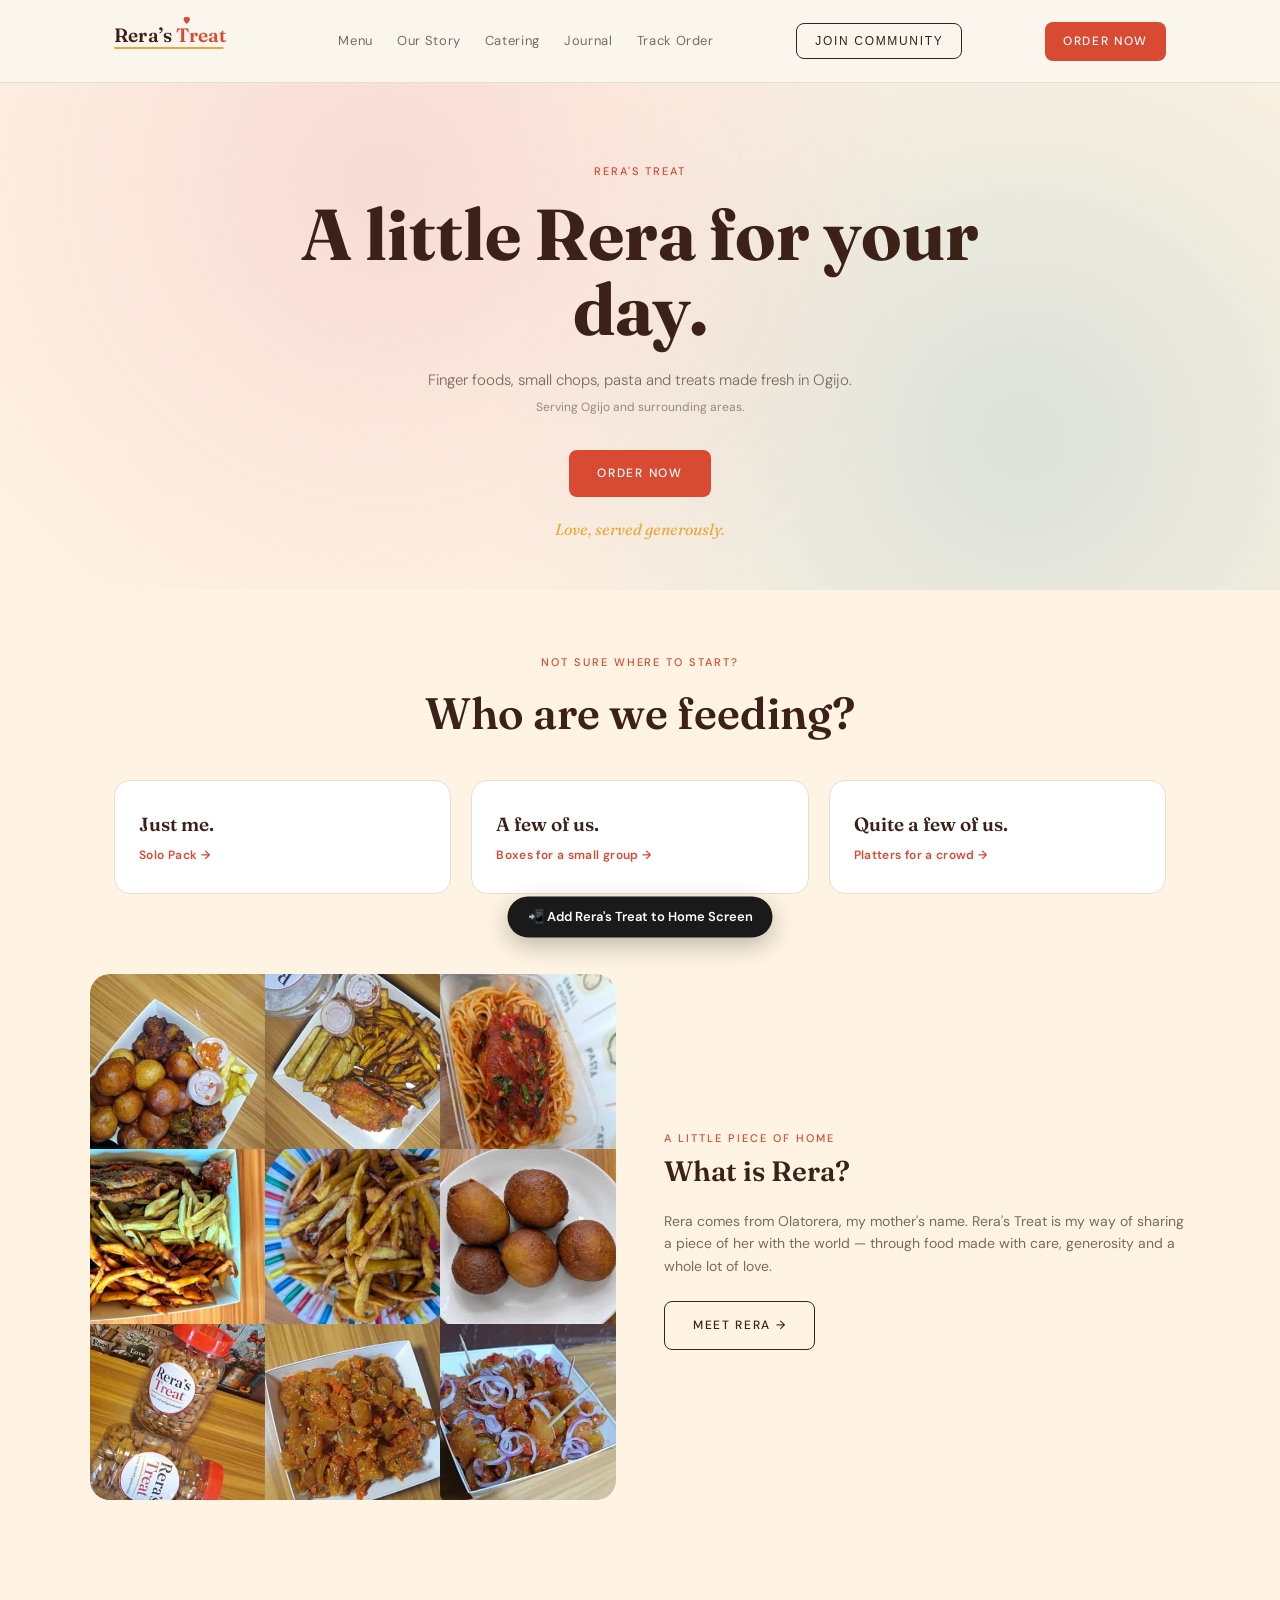
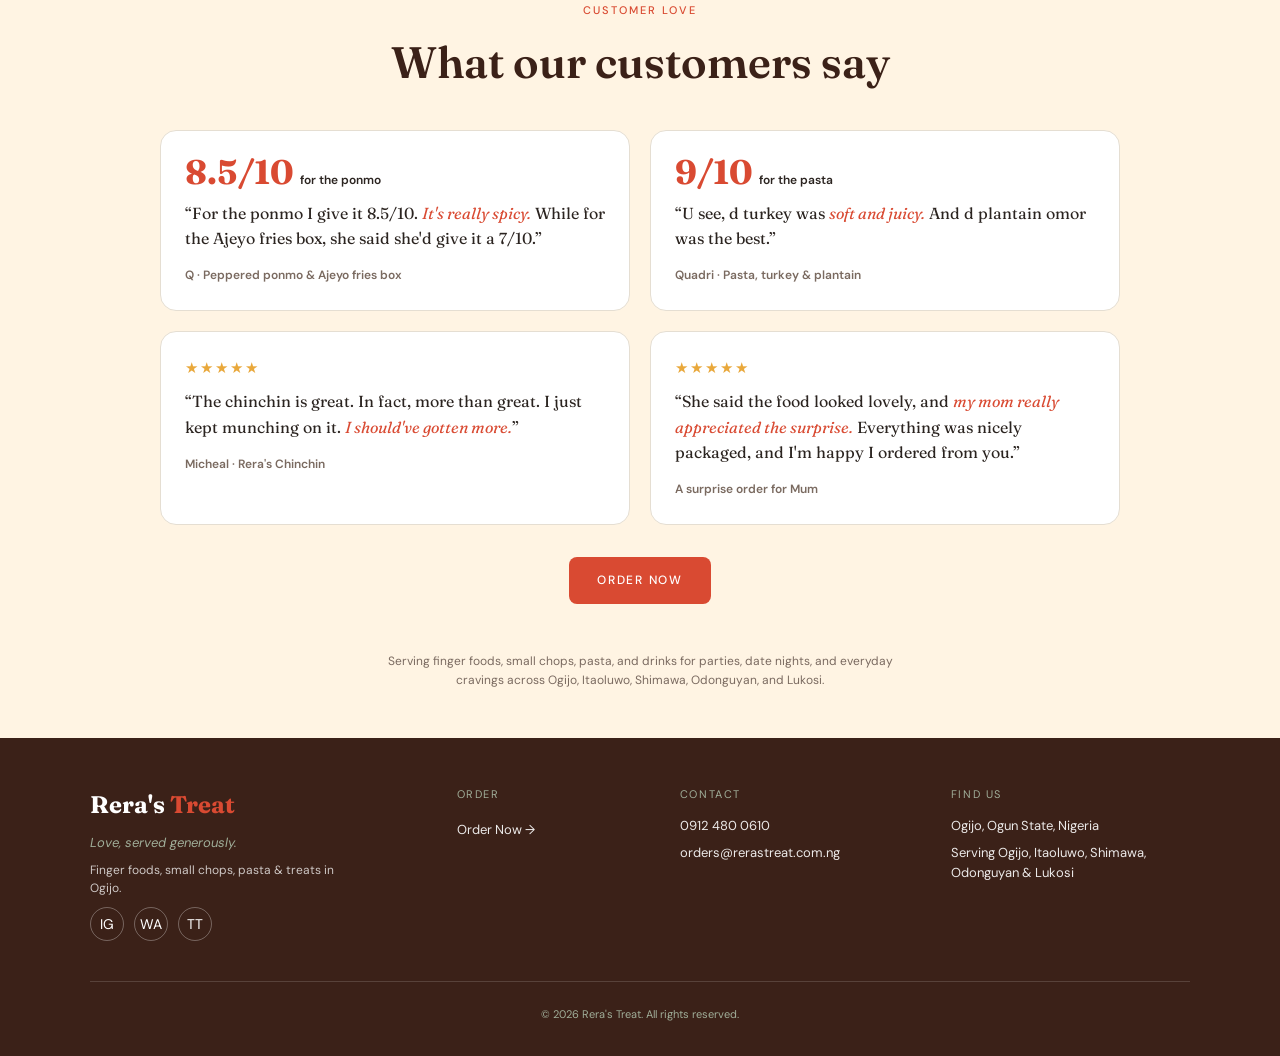
<file: index.html>
<!DOCTYPE html>
<html lang="en">
<head>
<!-- Google tag (gtag.js) -->
<script async src="https://www.googletagmanager.com/gtag/js?id=G-MVVD33NMMS"></script>
<script>
  window.dataLayer = window.dataLayer || [];
  function gtag(){dataLayer.push(arguments);}
  gtag('js', new Date());

  gtag('config', 'G-MVVD33NMMS');
</script>
<meta charset="UTF-8">
<meta name="viewport" content="width=device-width, initial-scale=1.0">
<title>Rera's Treat | Finger Foods, Small Chops &amp; Pasta in Ogijo, Ogun State</title>
<meta name="description" content="Freshly made finger foods, small chops, pasta and treats in Ogijo. Order from Rera's Treat for everyday cravings, date nights, small gatherings and celebrations.">
<link rel="icon" type="image/svg+xml" href="favicon.svg">
<link rel="manifest" href="/manifest.webmanifest">
<meta name="theme-color" content="#3B2118">
<link rel="apple-touch-icon" href="/apple-touch-icon.png">
<meta name="apple-mobile-web-app-capable" content="yes">
<meta name="apple-mobile-web-app-status-bar-style" content="black-translucent">
<meta name="apple-mobile-web-app-title" content="Rera's Treat">
<link href="https://fonts.googleapis.com/css2?family=Fraunces:wght@500;600;700&family=DM+Sans:wght@300;400;500;600&display=swap" rel="stylesheet">
<link rel="stylesheet" href="style.css">
<style>
  .hero{padding:5rem 1.5rem 3rem;text-align:center;position:relative;overflow:hidden}
  .hero::before{content:"";position:absolute;inset:0;background:radial-gradient(circle at 30% 20%,var(--pale-o) 0%,transparent 55%),radial-gradient(circle at 80% 70%,var(--pale-g) 0%,transparent 50%);z-index:-1}
  .hero-title{font-size:clamp(40px,7vw,72px);font-weight:700;color:var(--green);line-height:1.05;max-width:800px;margin:1rem auto}
  .hero-title em{font-style:italic;color:var(--orange)}
  .hero-sub{max-width:480px;margin:1.25rem auto 0;color:var(--muted);font-size:15px;font-weight:300}
  .hero-service-area{font-size:12px;color:var(--muted);opacity:.75;margin:.4rem 0 2rem}
  .hero-ctas{display:flex;gap:1rem;justify-content:center;flex-wrap:wrap}
  .hero-tagline{margin-top:1.25rem;font-family:'Fraunces',serif;font-style:italic;font-size:16px;color:var(--gold)}

  .featured-section-hero{margin-top:3rem}

  /* Who are we feeding? */
  .feeding-guide{max-width:1100px;margin:4rem auto 0;padding:0 1.5rem;text-align:center}
  .feeding-options{display:grid;grid-template-columns:repeat(3,1fr);gap:1.25rem;margin-top:2rem}
  @media(max-width:720px){.feeding-options{grid-template-columns:1fr}}
  .feeding-card{display:block;border:1.5px solid var(--border);border-radius:16px;padding:1.75rem 1.5rem;text-align:left;transition:.2s;background:#fff}
  .feeding-card:hover{border-color:var(--orange);transform:translateY(-3px);box-shadow:0 12px 30px -14px rgba(43,36,32,.25)}
  .feeding-card-title{font-family:'Fraunces',serif;font-size:19px;font-weight:600;color:var(--green);margin-bottom:6px}
  .feeding-card-sub{font-size:12px;color:var(--orange);font-weight:600;letter-spacing:.03em}
  .feeding-not-sure{margin-top:1.75rem;font-size:13px;color:var(--muted)}
  .feeding-not-sure a{color:var(--orange);font-weight:600;text-decoration:underline}

  /* Featured */
  .featured-section{max-width:1100px;margin:4rem auto 0;padding:0 1.5rem}
  .featured-grid{display:grid;grid-template-columns:repeat(3,1fr);gap:1.25rem;margin-top:2rem}
  @media(max-width:720px){.featured-grid{grid-template-columns:1fr}}
  .featured-card{border:1px solid var(--border);border-radius:14px;overflow:hidden;background:#fff;text-align:left;transition:.2s;display:block}
  .featured-card:hover{border-color:var(--orange);transform:translateY(-3px)}
  .featured-thumb{height:150px;background:linear-gradient(135deg,var(--pale-o),var(--pale-g));background-size:contain;background-repeat:no-repeat;background-position:center;display:flex;align-items:center;justify-content:center;font-size:34px}
  .featured-body{padding:1.1rem 1.25rem}
  .featured-name{font-family:'Fraunces',serif;font-size:17px;font-weight:600;color:var(--green)}
  .featured-desc{font-size:12px;color:var(--muted);margin:6px 0 10px;display:-webkit-box;-webkit-box-orient:vertical;-webkit-line-clamp:2;overflow:hidden}
  .featured-price{font-size:14px;font-weight:500;color:var(--black)}

  .teaser-row{display:grid;grid-template-columns:1fr 1fr;gap:3rem;align-items:center;max-width:1100px;margin:0 auto}
  .teaser-visual{background:linear-gradient(160deg,var(--pale-g),var(--leaf));border-radius:20px;aspect-ratio:1/1;overflow:hidden}
  .teaser-visual img{display:block;width:100%;height:100%;object-fit:cover}
  .teaser-title{font-size:28px;color:var(--green);font-weight:600;margin-bottom:1rem}
  .teaser-body{color:var(--muted);font-size:14px;margin-bottom:1.5rem}
  @media(max-width:720px){.teaser-row{grid-template-columns:1fr}}

  /* Community modal */
  .community-overlay{position:fixed;inset:0;background:rgba(31,26,20,.55);display:none;align-items:center;justify-content:center;z-index:100;padding:1.5rem}
  .community-overlay.show{display:flex}
  .community-modal{background:#fff;border-radius:16px;padding:2rem;width:min(92%,460px);max-height:88vh;overflow-y:auto;position:relative}
  .community-close{position:absolute;top:14px;right:16px;background:none;border:none;font-size:20px;color:var(--muted);cursor:pointer;line-height:1}
  .community-title{font-family:'Fraunces',serif;font-size:26px;font-weight:600;color:var(--green);margin-bottom:.75rem}
  .community-intro{font-size:13px;color:var(--muted);line-height:1.7;margin-bottom:1.5rem}
  .community-error{background:#FCEAEA;border:1px solid #E7A9A9;color:#A23B3B;font-size:12px;border-radius:8px;padding:10px 12px;margin-bottom:1rem;display:none}
  .community-error.show{display:block}
  .community-success-icon{width:52px;height:52px;border-radius:50%;background:var(--pale-g);color:var(--green);font-size:24px;display:flex;align-items:center;justify-content:center;margin:0 auto 1rem}
  .community-form-group{margin-bottom:1.1rem}
  .community-label{display:block;font-size:11px;letter-spacing:.12em;text-transform:uppercase;color:var(--muted);font-weight:500;margin-bottom:6px}
  .community-input{width:100%;background:#fff;border:1px solid var(--border);border-radius:8px;padding:11px 14px;font-family:'DM Sans',sans-serif;font-size:13px;color:var(--black);transition:border-color .2s;outline:none}
  .community-input:focus{border-color:var(--orange)}
  .community-btn{width:100%;background:var(--orange);color:#fff;border:none;border-radius:8px;padding:14px;font-family:'DM Sans',sans-serif;font-size:11px;letter-spacing:.18em;text-transform:uppercase;font-weight:500;cursor:pointer;transition:background .2s,transform .2s;margin-top:.5rem}
  .community-btn:hover{background:var(--orange-dark);transform:translateY(-1px)}
  .community-btn:disabled{opacity:.6;cursor:not-allowed}

  /* Event promo modal */
  .event-promo-overlay{position:fixed;inset:0;background:rgba(31,26,20,.6);display:none;align-items:center;justify-content:center;z-index:110;padding:1.5rem}
  .event-promo-overlay.show{display:flex}
  .event-promo-modal{background:#fff;border-radius:20px;width:min(94%,440px);max-height:88vh;overflow-y:auto;position:relative;box-shadow:0 30px 60px -20px rgba(31,26,20,.5);animation:eventPromoIn .35s ease}
  @keyframes eventPromoIn{from{opacity:0;transform:translateY(16px) scale(.97)}to{opacity:1;transform:translateY(0) scale(1)}}
  .event-promo-band{background:linear-gradient(135deg,var(--orange),var(--gold));padding:2rem 2rem 1.5rem;border-radius:20px 20px 0 0;text-align:center;color:#fff;position:relative}
  .event-promo-close{position:absolute;top:14px;right:16px;background:rgba(255,255,255,.25);border:none;width:28px;height:28px;border-radius:50%;font-size:16px;color:#fff;cursor:pointer;line-height:1}
  .event-promo-eyebrow{font-size:11px;letter-spacing:.18em;text-transform:uppercase;opacity:.9;font-weight:600}
  .event-promo-title{font-family:'Fraunces',serif;font-size:28px;font-weight:700;margin:.5rem 0 0;line-height:1.15}
  .event-promo-body{padding:1.75rem 2rem 2rem;text-align:center}
  .event-promo-desc{font-size:13px;color:var(--muted);line-height:1.7;margin-bottom:1.25rem}
  .event-promo-meta{display:flex;flex-direction:column;gap:6px;font-size:12px;color:var(--green);font-weight:600;margin-bottom:1.5rem}
  .event-promo-cta{display:block;width:100%;background:var(--orange);color:#fff;border:none;border-radius:8px;padding:14px;font-family:'DM Sans',sans-serif;font-size:11px;letter-spacing:.14em;text-transform:uppercase;font-weight:500;cursor:pointer;transition:.2s;text-align:center;text-decoration:none}
  .event-promo-cta:hover{background:var(--orange-dark);transform:translateY(-1px)}
  .event-promo-later{display:block;text-align:center;margin-top:.85rem;font-size:12px;color:var(--muted);cursor:pointer;background:none;border:none;text-decoration:underline}

  .reviews-section{padding:1rem 1.5rem 3rem;text-align:center}
  .reviews-grid{display:grid;grid-template-columns:repeat(2,1fr);gap:1.25rem;max-width:960px;margin:2rem auto 0}
  @media(max-width:720px){.reviews-grid{grid-template-columns:1fr}}
  .review-score{font-family:'Fraunces',serif;font-size:34px;font-weight:700;line-height:1;color:var(--orange);margin-bottom:.75rem}
  .review-score span{font-family:'DM Sans',sans-serif;font-size:12px;font-weight:600;color:var(--black);margin-left:6px}
  .review-card .review-comment{font-family:'Fraunces',serif;font-size:16px;line-height:1.6}
  .review-comment em{font-style:italic;color:var(--orange)}
  .reviews-cta{margin-top:2rem}
  .review-card{background:#fff;border:1px solid var(--border);border-radius:16px;padding:1.5rem;text-align:left}
  .review-stars{color:var(--gold,#D9A441);font-size:15px;letter-spacing:2px;margin-bottom:.6rem}
  .review-comment{font-size:13px;color:var(--black);line-height:1.7;margin-bottom:.9rem}
  .review-name{font-size:12px;color:var(--muted);font-weight:600}
</style>
</head>
<body>

<nav>
  <div class="nav-inner">
    <a href="index.html" class="logo">
      <svg viewBox="0 0 220 62" height="40" role="img" aria-label="Rera's Treat">
        <path d="M108 5 C108 2.3 110.5 0.6 112.8 2.4 C115.1 0.6 117.6 2.3 117.6 5 C117.6 8.2 112.8 12.5 112.8 12.5 C112.8 12.5 108 8.2 108 5Z" fill="#D94A32"/>
        <text x="0" y="40" font-family="'Fraunces', Georgia, serif" font-size="30" font-weight="600" letter-spacing="0.3"><tspan fill="#3B2118">Rera&#8217;s </tspan><tspan fill="#D94A32">Treat</tspan></text>
        <rect x="0" y="48" width="170" height="3" rx="1.5" fill="#E9A83B"/>
      </svg>
    </a>
    <div class="nav-links">
      <a href="menu.html">Menu</a>
      <a href="about.html">Our Story</a>
      <a href="catering.html">Catering</a>
      <a href="journal.html">Journal</a>
      <a href="track-order.html">Track Order</a>
      <button type="button" class="btn btn-outline nav-community-mobile" data-open-community>Join Community</button>
    </div>
    <button type="button" class="nav-toggle" aria-label="Menu" aria-expanded="false">&#9776;</button>
    <button type="button" class="btn btn-outline" style="padding:10px 18px" data-open-community>Join Community</button>
    <a href="menu.html" class="btn btn-primary" style="padding:10px 18px">Order Now</a>
  </div>
</nav>

<section class="hero">
  <div class="eyebrow">Rera's Treat</div>
  <h1 class="hero-title">A little Rera for your day.</h1>
  <p class="hero-sub">Finger foods, small chops, pasta and treats made fresh in Ogijo.</p>
  <p class="hero-service-area">Serving Ogijo and surrounding areas.</p>
  <div class="hero-ctas">
    <a href="menu.html" class="btn btn-primary">Order Now</a>
  </div>
  <p class="hero-tagline">Love, served generously.</p>

  <div class="featured-section featured-section-hero" id="featuredSection" style="display:none">
    <div class="eyebrow" style="text-align:center">Rera's Picks</div>
    <h2 class="section-title" style="text-align:center">Featured Right Now</h2>
    <div class="featured-grid" id="featuredGrid"></div>
  </div>
</section>

<section class="feeding-guide">
  <div class="eyebrow">Not sure where to start?</div>
  <h2 class="section-title">Who are we feeding?</h2>
  <div class="feeding-options">
    <a href="menu.html?serves=solo" class="feeding-card">
      <div class="feeding-card-title">Just me.</div>
      <div class="feeding-card-sub">Solo Pack →</div>
    </a>
    <a href="menu.html?serves=few" class="feeding-card">
      <div class="feeding-card-title">A few of us.</div>
      <div class="feeding-card-sub">Boxes for a small group →</div>
    </a>
    <a href="menu.html?serves=many" class="feeding-card">
      <div class="feeding-card-title">Quite a few of us.</div>
      <div class="feeding-card-sub">Platters for a crowd →</div>
    </a>
  </div>
  <div class="feeding-not-sure" id="feedingNotSure" style="display:none"></div>
</section>

<section class="section">
  <div class="teaser-row">
    <div class="teaser-visual">
      <img src="images/what-is-rera-collage.webp" width="960" height="960" loading="lazy" alt="A collage of Rera's Treat food, including puff-puff, fries, spaghetti, peppered meat and jars of Rera's Treat nuts">
    </div>
    <div>
      <span class="eyebrow">A Little Piece of Home</span>
      <h3 class="teaser-title">What is Rera?</h3>
      <p class="teaser-body">Rera comes from Olatorera, my mother's name. Rera's Treat is my way of sharing a piece of her with the world — through food made with care, generosity and a whole lot of love.</p>
      <a href="about.html" class="btn btn-outline">Meet Rera →</a>
    </div>
  </div>
</section>

<section class="reviews-section" id="reviewsSection">
  <span class="eyebrow">Customer Love</span>
  <h2 class="section-title">What our customers say</h2>
  <!-- Testimonials sent to us on WhatsApp. Reviews customers submit on the
       site (and an admin publishes) are added after these by the script below. -->
  <div class="reviews-grid" id="reviewsGrid">
    <div class="review-card">
      <div class="review-score">8.5/10<span>for the ponmo</span></div>
      <p class="review-comment">&ldquo;For the ponmo I give it 8.5/10. <em>It's really spicy.</em> While for the Ajeyo fries box, she said she'd give it a 7/10.&rdquo;</p>
      <div class="review-name">Q &middot; Peppered ponmo &amp; Ajeyo fries box</div>
    </div>
    <div class="review-card">
      <div class="review-score">9/10<span>for the pasta</span></div>
      <p class="review-comment">&ldquo;U see, d turkey was <em>soft and juicy.</em> And d plantain omor was the best.&rdquo;</p>
      <div class="review-name">Quadri &middot; Pasta, turkey &amp; plantain</div>
    </div>
    <div class="review-card">
      <div class="review-stars" aria-label="5 out of 5 stars">★★★★★</div>
      <p class="review-comment">&ldquo;The chinchin is great. In fact, more than great. I just kept munching on it. <em>I should've gotten more.</em>&rdquo;</p>
      <div class="review-name">Micheal &middot; Rera's Chinchin</div>
    </div>
    <div class="review-card">
      <div class="review-stars" aria-label="5 out of 5 stars">★★★★★</div>
      <p class="review-comment">&ldquo;She said the food looked lovely, and <em>my mom really appreciated the surprise.</em> Everything was nicely packaged, and I'm happy I ordered from you.&rdquo;</p>
      <div class="review-name">A surprise order for Mum</div>
    </div>
  </div>
  <div class="reviews-cta"><a href="menu.html" class="btn btn-primary">Order Now</a></div>
</section>

<p style="max-width:560px;margin:0 auto 2rem;padding:0 1.5rem;color:var(--muted);font-size:12px;line-height:1.6;text-align:center">Serving finger foods, small chops, pasta, and drinks for parties, date nights, and everyday cravings across Ogijo, Itaoluwo, Shimawa, Odonguyan, and Lukosi.</p>

<footer>
  <div class="footer-inner">
    <div>
      <div class="footer-brand">Rera's <span style="color:var(--orange)">Treat</span></div>
      <div class="footer-slogan">Love, served generously.</div>
      <p class="footer-desc">Finger foods, small chops, pasta &amp; treats in Ogijo.</p>
      <div class="footer-socials">
        <a class="footer-social-btn" href="https://www.instagram.com/rerastreats" target="_blank" title="Instagram">IG</a>
        <a class="footer-social-btn" href="https://wa.me/2349124800610" target="_blank" title="WhatsApp">WA</a>
        <a class="footer-social-btn" href="https://www.tiktok.com/@fingerfoodinogijo" target="_blank" title="TikTok">TT</a>
      </div>
    </div>
    <div>
      <div class="footer-col-title">Order</div>
      <a class="footer-line" href="/menu.html">Order Now →</a>
    </div>
    <div>
      <div class="footer-col-title">Contact</div>
      <div class="footer-line">0912 480 0610</div>
      <div class="footer-line">orders@rerastreat.com.ng</div>
    </div>
    <div>
      <div class="footer-col-title">Find Us</div>
      <div class="footer-line">Ogijo, Ogun State, Nigeria</div>
      <div class="footer-line">Serving Ogijo, Itaoluwo, Shimawa, Odonguyan &amp; Lukosi</div>
    </div>
  </div>
  <div class="footer-bottom">© 2026 Rera's Treat. All rights reserved.</div>
</footer>

<div class="community-overlay" id="communityOverlay">
  <div class="community-modal">
    <button class="community-close" id="communityClose" aria-label="Close">×</button>
    <h3 class="community-title">Join the Rera's Treat Community</h3>
    <p class="community-intro">We&rsquo;re bringing a little piece of Rera to Ogijo, and we&rsquo;d love to have you at the table. Join our community to be the first to know when we open, enjoy early treats and perks, and help us decide what we&rsquo;ll be serving.</p>

    <div class="community-error" id="communityError"></div>

    <div id="communitySuccessState" style="display:none;text-align:center">
      <div class="community-success-icon">✓</div>
      <p style="font-size:13px;color:var(--muted)">You're in! Keep an eye on your phone/email — a welcome message is on its way.</p>
    </div>

    <form id="communityForm">
      <div class="community-form-group">
        <label class="community-label">Name</label>
        <input class="community-input" type="text" id="communityName" required>
      </div>
      <div class="community-form-group">
        <label class="community-label">Phone (WhatsApp) or Email</label>
        <input class="community-input" type="text" id="communityContact" placeholder="0912 345 6789 or you@email.com" required>
      </div>
      <div class="community-form-group">
        <label class="community-label">Town</label>
        <select class="community-input" id="communityTown" required>
          <option value="">Select your town</option>
          <option value="OGIJO">Ogijo</option>
          <option value="ITAOLUWO">Itaoluwo</option>
          <option value="SHIMAWA">Shimawa</option>
          <option value="ODONGUYAN">Odonguyan</option>
          <option value="LUKOSI">Lukosi</option>
        </select>
      </div>
      <div class="community-form-group">
        <label class="community-label">What are you most excited to try? (optional)</label>
        <select class="community-input" id="communityMenuInterest">
          <option value="">No preference</option>
          <option value="SMALL_CHOPS">Small chops</option>
          <option value="FINGER_FOODS">Finger foods</option>
          <option value="PASTA">Pasta</option>
          <option value="DRINKS">Drinks</option>
        </select>
      </div>
      <button type="submit" class="community-btn" id="communitySubmit">Join the Community</button>
    </form>
  </div>
</div>

<div class="event-promo-overlay" id="eventPromoOverlay">
  <div class="event-promo-modal">
    <div class="event-promo-band">
      <button class="event-promo-close" id="eventPromoClose" aria-label="Close">×</button>
      <div class="event-promo-eyebrow">You're Invited &#127881;</div>
      <h3 class="event-promo-title" id="eventPromoTitle"></h3>
    </div>
    <div class="event-promo-body">
      <p class="event-promo-desc" id="eventPromoDesc"></p>
      <div class="event-promo-meta" id="eventPromoMeta"></div>
      <a href="#" class="event-promo-cta" id="eventPromoCta">RSVP Now</a>
      <button type="button" class="event-promo-later" id="eventPromoLater">Maybe later</button>
    </div>
  </div>
</div>

<script>
  const COMMUNITY_API_ORIGIN = 'https://reraos.onrender.com';

  const communityOverlay = document.getElementById('communityOverlay');
  const communityClose = document.getElementById('communityClose');
  const communityForm = document.getElementById('communityForm');
  const communityError = document.getElementById('communityError');
  const communitySuccessState = document.getElementById('communitySuccessState');
  const communitySubmit = document.getElementById('communitySubmit');

  document.querySelectorAll('[data-open-community]').forEach(btn => {
    btn.addEventListener('click', () => {
      communityOverlay.classList.add('show');
    });
  });

  communityClose.addEventListener('click', () => {
    communityOverlay.classList.remove('show');
  });

  communityOverlay.addEventListener('click', (e) => {
    if (e.target === communityOverlay) communityOverlay.classList.remove('show');
  });

  communityForm.addEventListener('submit', async (e) => {
    e.preventDefault();
    communityError.textContent = '';
    communityError.classList.remove('show');

    const name = document.getElementById('communityName').value.trim();
    const contact = document.getElementById('communityContact').value.trim();
    const town = document.getElementById('communityTown').value;
    const menuInterest = document.getElementById('communityMenuInterest').value;

    if (!name || !contact || !town) {
      communityError.textContent = 'Please fill in your name, contact, and town.';
      communityError.classList.add('show');
      return;
    }

    communitySubmit.disabled = true;
    communitySubmit.textContent = 'Joining…';

    try {
      const res = await fetch(`${COMMUNITY_API_ORIGIN}/community`, {
        method: 'POST',
        headers: { 'Content-Type': 'application/json' },
        body: JSON.stringify({
          name,
          contact,
          town,
          menuInterest: menuInterest || undefined,
        }),
      });

      if (!res.ok) {
        const body = await res.json().catch(() => null);
        throw new Error(body?.message || 'Something went wrong. Please try again.');
      }

      communityForm.style.display = 'none';
      communitySuccessState.style.display = 'block';
    } catch (err) {
      communityError.textContent = err.message || 'Something went wrong. Please try again.';
      communityError.classList.add('show');
    } finally {
      communitySubmit.disabled = false;
      communitySubmit.textContent = 'Join the Community';
    }
  });

  // Event promo modal
  (function () {
    const overlay = document.getElementById('eventPromoOverlay');
    const closeBtn = document.getElementById('eventPromoClose');
    const laterBtn = document.getElementById('eventPromoLater');
    const titleEl = document.getElementById('eventPromoTitle');
    const descEl = document.getElementById('eventPromoDesc');
    const metaEl = document.getElementById('eventPromoMeta');
    const ctaEl = document.getElementById('eventPromoCta');

    function dismiss(slug) {
      overlay.classList.remove('show');
      try { localStorage.setItem('dismissedEvent_' + slug, '1'); } catch (e) {}
    }

    fetch(`${COMMUNITY_API_ORIGIN}/public/events/featured`)
      .then((res) => (res.ok ? res.json() : null))
      .then((event) => {
        if (!event) return;

        let alreadyDismissed = false;
        try { alreadyDismissed = localStorage.getItem('dismissedEvent_' + event.slug) === '1'; } catch (e) {}
        if (alreadyDismissed) return;

        titleEl.textContent = event.title;
        descEl.textContent = event.description || '';

        const metaParts = [];
        if (event.eventDate) {
          metaParts.push(new Date(event.eventDate).toLocaleString('en-NG', { dateStyle: 'full', timeStyle: 'short' }));
        }
        if (event.location) metaParts.push(event.location);
        metaEl.textContent = metaParts.join(' · ');

        ctaEl.href = '/events/' + event.slug;

        closeBtn.addEventListener('click', () => dismiss(event.slug));
        laterBtn.addEventListener('click', () => {
          dismiss(event.slug);
          fetch(`${COMMUNITY_API_ORIGIN}/public/events/${event.slug}/dismiss`, { method: 'POST' }).catch(() => {});
        });
        overlay.addEventListener('click', (e) => {
          if (e.target === overlay) dismiss(event.slug);
        });

        setTimeout(() => overlay.classList.add('show'), 700);
      })
      .catch(() => {});
  })();

  // Featured products + "Who are we feeding?" recommendation
  (function () {
    function resolveImageUrl(path) {
      if (!path) return null;
      return /^https?:\/\//.test(path) ? path : `${COMMUNITY_API_ORIGIN}${path}`;
    }

    fetch(`${COMMUNITY_API_ORIGIN}/whatsapp-sessions/menu`)
      .then((res) => (res.ok ? res.json() : []))
      .then((data) => {
        const products = Array.isArray(data) ? data : (data.data || data.items || []);
        const available = products.filter((p) => p.status === 'ACTIVE' && p.isAvailable);

        const featured = available.filter((p) => p.featured);
        if (featured.length > 0) {
          const grid = document.getElementById('featuredGrid');
          grid.innerHTML = featured.map((p) => {
            const image = resolveImageUrl(Array.isArray(p.images) && p.images.length ? p.images[0] : null);
            return `
              <a href="menu.html" class="featured-card">
                <div class="featured-thumb" style="${image ? `background-image:url('${image}');background-color:var(--pale-g);background-size:contain;background-repeat:no-repeat;background-position:center` : ''}">${image ? '' : '🍽️'}</div>
                <div class="featured-body">
                  <div class="featured-name">${p.name}</div>
                  <div class="featured-desc">${p.description || ''}</div>
                  <div class="featured-price">₦${Number(p.price).toLocaleString()}</div>
                </div>
              </a>
            `;
          }).join('');
          document.getElementById('featuredSection').style.display = 'block';
        }

        const igbadun = available.find((p) => p.name.toLowerCase().includes('igbadun'));
        if (igbadun) {
          const notSure = document.getElementById('feedingNotSure');
          notSure.innerHTML = `Not sure? <a href="menu.html">Start with ${igbadun.name}</a> — it's a favourite for a reason.`;
          notSure.style.display = 'block';
        }
      })
      .catch(() => {});
  })();

  // Published customer reviews
  (function () {
    function escapeHtml(text) {
      const div = document.createElement('div');
      div.textContent = text;
      return div.innerHTML;
    }

    fetch(`${COMMUNITY_API_ORIGIN}/public/reviews`)
      .then((res) => (res.ok ? res.json() : []))
      .then((reviews) => {
        if (!Array.isArray(reviews) || reviews.length === 0) return;

        const grid = document.getElementById('reviewsGrid');
        grid.insertAdjacentHTML('beforeend', reviews.slice(0, 4).map((r) => `
          <div class="review-card">
            <div class="review-stars">${'★'.repeat(r.rating)}${'☆'.repeat(5 - r.rating)}</div>
            ${r.comment ? `<p class="review-comment">&ldquo;${escapeHtml(r.comment)}&rdquo;</p>` : ''}
            <div class="review-name">${escapeHtml(r.customerName)}</div>
          </div>
        `).join(''));
      })
      .catch(() => {});
  })();
</script>

<script src="nav-toggle.js" defer></script>
<script src="nav-events.js" defer></script>
<script>
  if ('serviceWorker' in navigator) {
    window.addEventListener('load', () => navigator.serviceWorker.register('/sw.js').catch(() => {}));
  }
</script>
<script src="/install-nudge.js" defer></script>
</body>
</html>
</file>
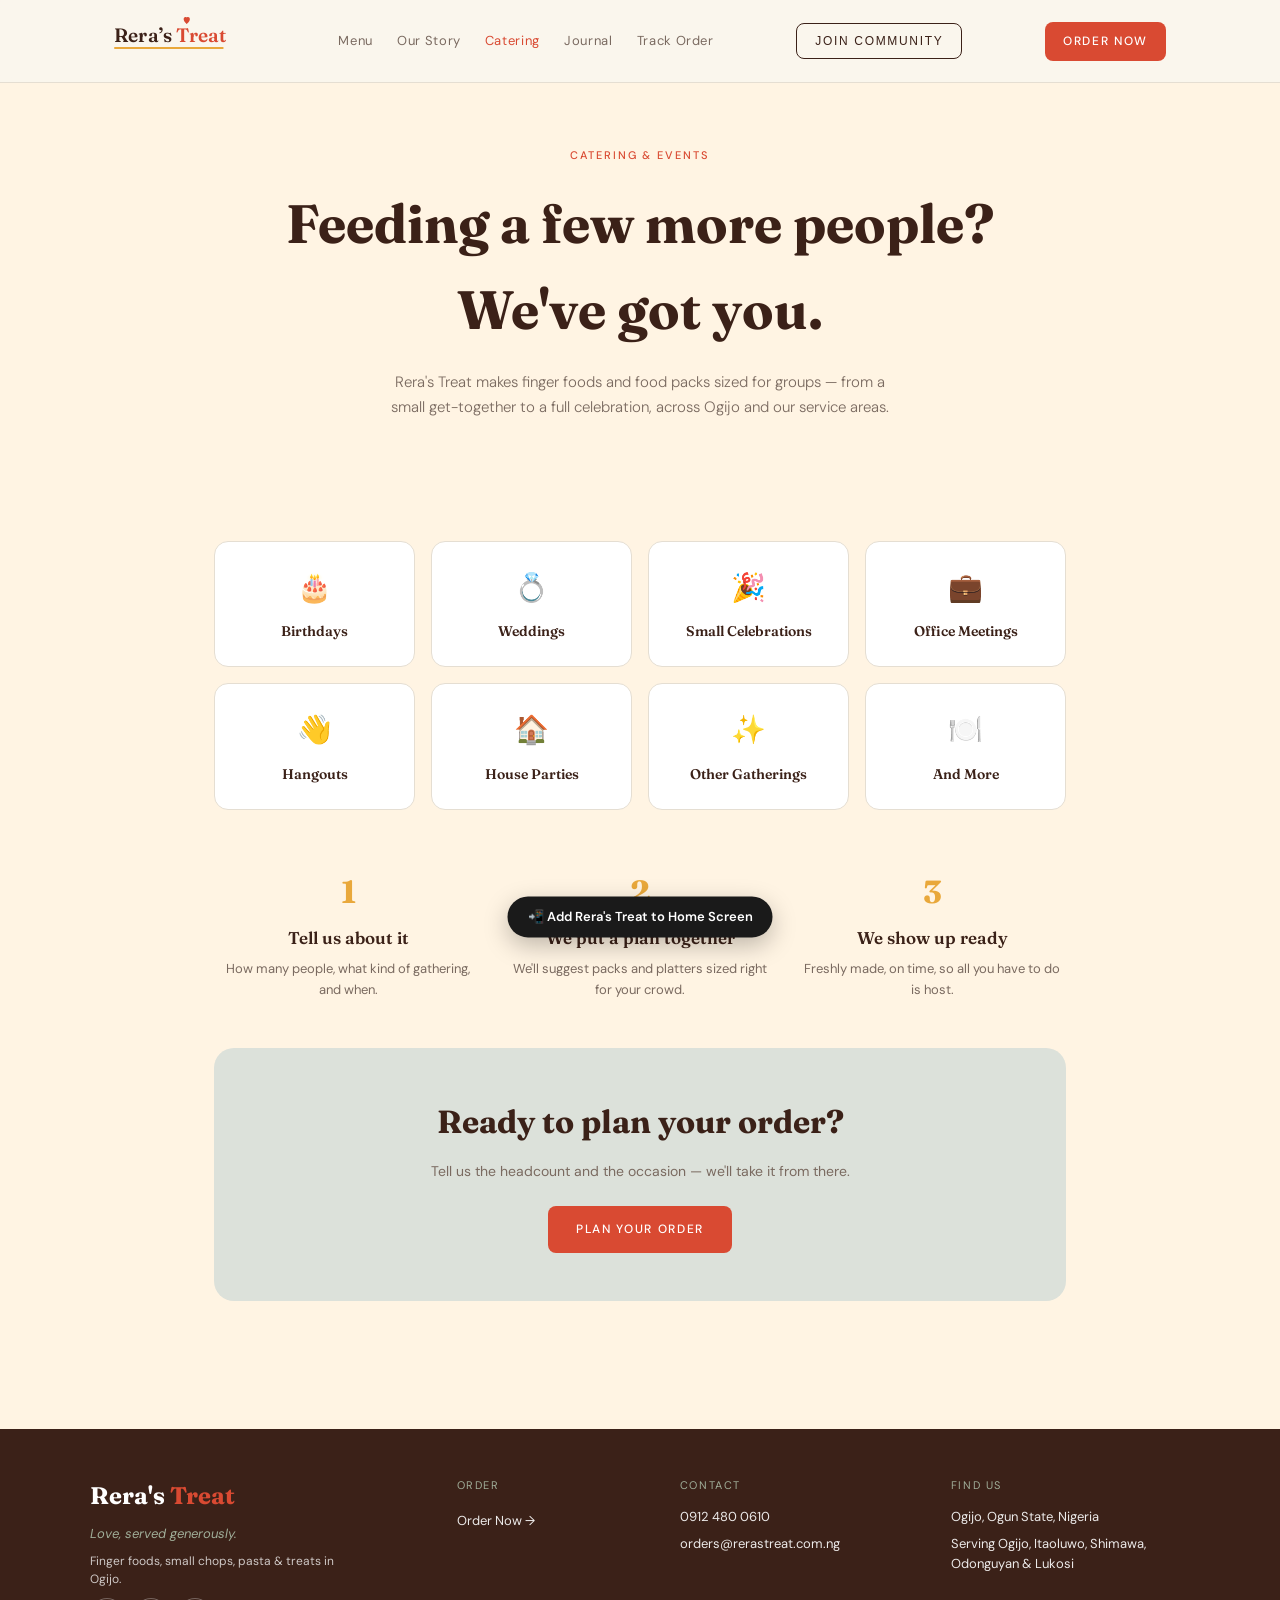
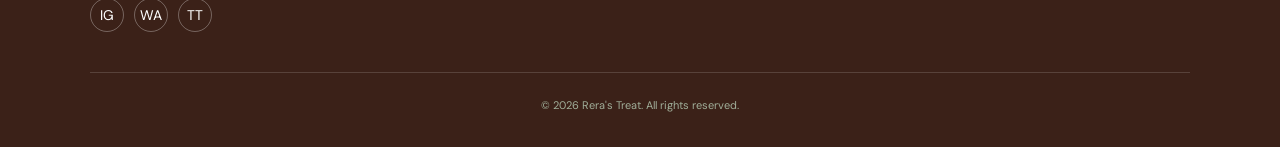
<file: catering.html>
<!DOCTYPE html>
<html lang="en">
<head>
<!-- Google tag (gtag.js) -->
<script async src="https://www.googletagmanager.com/gtag/js?id=G-MVVD33NMMS"></script>
<script>
  window.dataLayer = window.dataLayer || [];
  function gtag(){dataLayer.push(arguments);}
  gtag('js', new Date());

  gtag('config', 'G-MVVD33NMMS');
</script>
<meta charset="UTF-8">
<meta name="viewport" content="width=device-width, initial-scale=1.0">
<title>Catering &amp; Events — Rera's Treat</title>
<meta name="description" content="Planning a birthday, wedding, office meeting or house party in Ogijo? Rera's Treat makes finger foods and food packs for groups of any size. Plan your order today.">
<link rel="icon" type="image/svg+xml" href="favicon.svg">
<link rel="manifest" href="/manifest.webmanifest">
<meta name="theme-color" content="#3B2118">
<link rel="apple-touch-icon" href="/apple-touch-icon.png">
<meta name="apple-mobile-web-app-capable" content="yes">
<meta name="apple-mobile-web-app-status-bar-style" content="black-translucent">
<meta name="apple-mobile-web-app-title" content="Rera's Treat">
<link href="https://fonts.googleapis.com/css2?family=Fraunces:wght@500;600;700&family=DM+Sans:wght@300;400;500;600&display=swap" rel="stylesheet">
<link rel="stylesheet" href="style.css">
<style>
  .catering-hero{padding:4rem 1.5rem 2rem;text-align:center}
  .catering-hero-title{font-size:clamp(34px,6vw,54px);font-weight:700;color:var(--green);max-width:760px;margin:1rem auto}
  .catering-hero-sub{max-width:520px;margin:1rem auto 2rem;color:var(--muted);font-size:15px;font-weight:300;line-height:1.7}

  .catering-wrap{max-width:900px;margin:0 auto;padding:1rem 1.5rem 5rem}

  .occasion-grid{display:grid;grid-template-columns:repeat(4,1fr);gap:1rem;margin:2.5rem 0 3.5rem}
  @media(max-width:720px){.occasion-grid{grid-template-columns:repeat(2,1fr)}}
  .occasion-card{background:#fff;border:1px solid var(--border);border-radius:14px;padding:1.5rem 1rem;text-align:center}
  .occasion-emoji{font-size:28px;margin-bottom:.6rem}
  .occasion-label{font-family:'Fraunces',serif;font-size:14px;font-weight:600;color:var(--green)}

  .how-it-works{display:grid;grid-template-columns:repeat(3,1fr);gap:1.5rem;margin:3rem 0}
  @media(max-width:720px){.how-it-works{grid-template-columns:1fr}}
  .how-step{text-align:center}
  .how-step-num{font-family:'Fraunces',serif;font-size:32px;font-weight:700;color:var(--gold)}
  .how-step-title{font-family:'Fraunces',serif;font-size:17px;font-weight:600;color:var(--green);margin:.4rem 0 .5rem}
  .how-step-body{font-size:13px;color:var(--muted);line-height:1.6}

  .catering-cta{text-align:center;background:var(--pale-g);border-radius:20px;padding:3rem 2rem;margin-top:2rem}
  .catering-cta h2{font-family:'Fraunces',serif;font-size:clamp(24px,4vw,32px);color:var(--green);margin-bottom:.75rem}
  .catering-cta p{color:var(--muted);font-size:14px;margin-bottom:1.5rem;max-width:440px;margin-left:auto;margin-right:auto}

  /* Community modal */
  .community-overlay{position:fixed;inset:0;background:rgba(31,26,20,.55);display:none;align-items:center;justify-content:center;z-index:100;padding:1.5rem}
  .community-overlay.show{display:flex}
  .community-modal{background:#fff;border-radius:16px;padding:2rem;width:min(92%,460px);max-height:88vh;overflow-y:auto;position:relative}
  .community-close{position:absolute;top:14px;right:16px;background:none;border:none;font-size:20px;color:var(--muted);cursor:pointer;line-height:1}
  .community-title{font-family:'Fraunces',serif;font-size:26px;font-weight:600;color:var(--green);margin-bottom:.75rem}
  .community-intro{font-size:13px;color:var(--muted);line-height:1.7;margin-bottom:1.5rem}
  .community-error{background:#FCEAEA;border:1px solid #E7A9A9;color:#A23B3B;font-size:12px;border-radius:8px;padding:10px 12px;margin-bottom:1rem;display:none}
  .community-error.show{display:block}
  .community-success-icon{width:52px;height:52px;border-radius:50%;background:var(--pale-g);color:var(--green);font-size:24px;display:flex;align-items:center;justify-content:center;margin:0 auto 1rem}
  .community-form-group{margin-bottom:1.1rem}
  .community-label{display:block;font-size:11px;letter-spacing:.12em;text-transform:uppercase;color:var(--muted);font-weight:500;margin-bottom:6px}
  .community-input{width:100%;background:#fff;border:1px solid var(--border);border-radius:8px;padding:11px 14px;font-family:'DM Sans',sans-serif;font-size:13px;color:var(--black);transition:border-color .2s;outline:none}
  .community-input:focus{border-color:var(--orange)}
  .community-btn{width:100%;background:var(--orange);color:#fff;border:none;border-radius:8px;padding:14px;font-family:'DM Sans',sans-serif;font-size:11px;letter-spacing:.18em;text-transform:uppercase;font-weight:500;cursor:pointer;transition:background .2s,transform .2s;margin-top:.5rem}
  .community-btn:hover{background:var(--orange-dark);transform:translateY(-1px)}
  .community-btn:disabled{opacity:.6;cursor:not-allowed}
</style>
</head>
<body>

<nav>
  <div class="nav-inner">
    <a href="index.html" class="logo">
      <svg viewBox="0 0 220 62" height="40" role="img" aria-label="Rera's Treat">
        <path d="M108 5 C108 2.3 110.5 0.6 112.8 2.4 C115.1 0.6 117.6 2.3 117.6 5 C117.6 8.2 112.8 12.5 112.8 12.5 C112.8 12.5 108 8.2 108 5Z" fill="#D94A32"/>
        <text x="0" y="40" font-family="'Fraunces', Georgia, serif" font-size="30" font-weight="600" letter-spacing="0.3"><tspan fill="#3B2118">Rera&#8217;s </tspan><tspan fill="#D94A32">Treat</tspan></text>
        <rect x="0" y="48" width="170" height="3" rx="1.5" fill="#E9A83B"/>
      </svg>
    </a>
    <div class="nav-links">
      <a href="menu.html">Menu</a>
      <a href="about.html">Our Story</a>
      <a href="catering.html" class="active">Catering</a>
      <a href="journal.html">Journal</a>
      <a href="track-order.html">Track Order</a>
      <button type="button" class="btn btn-outline nav-community-mobile" data-open-community>Join Community</button>
    </div>
    <button type="button" class="nav-toggle" aria-label="Menu" aria-expanded="false">&#9776;</button>
    <button type="button" class="btn btn-outline" style="padding:10px 18px" data-open-community>Join Community</button>
    <a href="menu.html" class="btn btn-primary" style="padding:10px 18px">Order Now</a>
  </div>
</nav>

<section class="catering-hero">
  <div class="eyebrow">Catering &amp; Events</div>
  <h1 class="catering-hero-title">Feeding a few more people? We've got you.</h1>
  <p class="catering-hero-sub">Rera's Treat makes finger foods and food packs sized for groups — from a small get-together to a full celebration, across Ogijo and our service areas.</p>
</section>

<section class="catering-wrap">
  <div class="occasion-grid">
    <div class="occasion-card"><div class="occasion-emoji">🎂</div><div class="occasion-label">Birthdays</div></div>
    <div class="occasion-card"><div class="occasion-emoji">💍</div><div class="occasion-label">Weddings</div></div>
    <div class="occasion-card"><div class="occasion-emoji">🎉</div><div class="occasion-label">Small Celebrations</div></div>
    <div class="occasion-card"><div class="occasion-emoji">💼</div><div class="occasion-label">Office Meetings</div></div>
    <div class="occasion-card"><div class="occasion-emoji">👋</div><div class="occasion-label">Hangouts</div></div>
    <div class="occasion-card"><div class="occasion-emoji">🏠</div><div class="occasion-label">House Parties</div></div>
    <div class="occasion-card"><div class="occasion-emoji">✨</div><div class="occasion-label">Other Gatherings</div></div>
    <div class="occasion-card"><div class="occasion-emoji">🍽️</div><div class="occasion-label">And More</div></div>
  </div>

  <div class="how-it-works">
    <div class="how-step">
      <div class="how-step-num">1</div>
      <div class="how-step-title">Tell us about it</div>
      <div class="how-step-body">How many people, what kind of gathering, and when.</div>
    </div>
    <div class="how-step">
      <div class="how-step-num">2</div>
      <div class="how-step-title">We put a plan together</div>
      <div class="how-step-body">We'll suggest packs and platters sized right for your crowd.</div>
    </div>
    <div class="how-step">
      <div class="how-step-num">3</div>
      <div class="how-step-title">We show up ready</div>
      <div class="how-step-body">Freshly made, on time, so all you have to do is host.</div>
    </div>
  </div>

  <div class="catering-cta">
    <h2>Ready to plan your order?</h2>
    <p>Tell us the headcount and the occasion — we'll take it from there.</p>
    <a class="btn btn-primary" href="https://wa.me/2349124800610?text=Hi%20Rera's%20Treat%2C%20I'd%20like%20to%20plan%20an%20order%20for%20an%20event." target="_blank" rel="noreferrer">Plan Your Order</a>
  </div>
</section>

<footer>
  <div class="footer-inner">
    <div>
      <div class="footer-brand">Rera's <span style="color:var(--orange)">Treat</span></div>
      <div class="footer-slogan">Love, served generously.</div>
      <p class="footer-desc">Finger foods, small chops, pasta &amp; treats in Ogijo.</p>
      <div class="footer-socials">
        <a class="footer-social-btn" href="https://www.instagram.com/rerastreats" target="_blank" title="Instagram">IG</a>
        <a class="footer-social-btn" href="https://wa.me/2349124800610" target="_blank" title="WhatsApp">WA</a>
        <a class="footer-social-btn" href="https://www.tiktok.com/@fingerfoodinogijo" target="_blank" title="TikTok">TT</a>
      </div>
    </div>
    <div>
      <div class="footer-col-title">Order</div>
      <a class="footer-line" href="/menu.html">Order Now →</a>
    </div>
    <div>
      <div class="footer-col-title">Contact</div>
      <div class="footer-line">0912 480 0610</div>
      <div class="footer-line">orders@rerastreat.com.ng</div>
    </div>
    <div>
      <div class="footer-col-title">Find Us</div>
      <div class="footer-line">Ogijo, Ogun State, Nigeria</div>
      <div class="footer-line">Serving Ogijo, Itaoluwo, Shimawa, Odonguyan &amp; Lukosi</div>
    </div>
  </div>
  <div class="footer-bottom">© 2026 Rera's Treat. All rights reserved.</div>
</footer>

<div class="community-overlay" id="communityOverlay">
  <div class="community-modal">
    <button class="community-close" id="communityClose" aria-label="Close">×</button>
    <h3 class="community-title">Join the Rera's Treat Community</h3>
    <p class="community-intro">We&rsquo;re bringing a little piece of Rera to Ogijo, and we&rsquo;d love to have you at the table. Join our community to be the first to know when we open, enjoy early treats and perks, and help us decide what we&rsquo;ll be serving.</p>

    <div class="community-error" id="communityError"></div>

    <div id="communitySuccessState" style="display:none;text-align:center">
      <div class="community-success-icon">✓</div>
      <p style="font-size:13px;color:var(--muted)">You're in! Keep an eye on your phone/email — a welcome message is on its way.</p>
    </div>

    <form id="communityForm">
      <div class="community-form-group">
        <label class="community-label">Name</label>
        <input class="community-input" type="text" id="communityName" required>
      </div>
      <div class="community-form-group">
        <label class="community-label">Phone (WhatsApp) or Email</label>
        <input class="community-input" type="text" id="communityContact" placeholder="0912 345 6789 or you@email.com" required>
      </div>
      <div class="community-form-group">
        <label class="community-label">Town</label>
        <select class="community-input" id="communityTown" required>
          <option value="">Select your town</option>
          <option value="OGIJO">Ogijo</option>
          <option value="ITAOLUWO">Itaoluwo</option>
          <option value="SHIMAWA">Shimawa</option>
          <option value="ODONGUYAN">Odonguyan</option>
          <option value="LUKOSI">Lukosi</option>
        </select>
      </div>
      <div class="community-form-group">
        <label class="community-label">What are you most excited to try? (optional)</label>
        <select class="community-input" id="communityMenuInterest">
          <option value="">No preference</option>
          <option value="SMALL_CHOPS">Small chops</option>
          <option value="FINGER_FOODS">Finger foods</option>
          <option value="PASTA">Pasta</option>
          <option value="DRINKS">Drinks</option>
        </select>
      </div>
      <button type="submit" class="community-btn" id="communitySubmit">Join the Community</button>
    </form>
  </div>
</div>

<script>
  const COMMUNITY_API_ORIGIN = 'https://reraos.onrender.com';

  const communityOverlay = document.getElementById('communityOverlay');
  const communityClose = document.getElementById('communityClose');
  const communityForm = document.getElementById('communityForm');
  const communityError = document.getElementById('communityError');
  const communitySuccessState = document.getElementById('communitySuccessState');
  const communitySubmit = document.getElementById('communitySubmit');

  document.querySelectorAll('[data-open-community]').forEach(btn => {
    btn.addEventListener('click', () => {
      communityOverlay.classList.add('show');
    });
  });

  communityClose.addEventListener('click', () => {
    communityOverlay.classList.remove('show');
  });

  communityOverlay.addEventListener('click', (e) => {
    if (e.target === communityOverlay) communityOverlay.classList.remove('show');
  });

  communityForm.addEventListener('submit', async (e) => {
    e.preventDefault();
    communityError.textContent = '';
    communityError.classList.remove('show');

    const name = document.getElementById('communityName').value.trim();
    const contact = document.getElementById('communityContact').value.trim();
    const town = document.getElementById('communityTown').value;
    const menuInterest = document.getElementById('communityMenuInterest').value;

    if (!name || !contact || !town) {
      communityError.textContent = 'Please fill in your name, contact, and town.';
      communityError.classList.add('show');
      return;
    }

    communitySubmit.disabled = true;
    communitySubmit.textContent = 'Joining…';

    try {
      const res = await fetch(`${COMMUNITY_API_ORIGIN}/community`, {
        method: 'POST',
        headers: { 'Content-Type': 'application/json' },
        body: JSON.stringify({
          name,
          contact,
          town,
          menuInterest: menuInterest || undefined,
        }),
      });

      if (!res.ok) {
        const body = await res.json().catch(() => null);
        throw new Error(body?.message || 'Something went wrong. Please try again.');
      }

      communityForm.style.display = 'none';
      communitySuccessState.style.display = 'block';
    } catch (err) {
      communityError.textContent = err.message || 'Something went wrong. Please try again.';
      communityError.classList.add('show');
    } finally {
      communitySubmit.disabled = false;
      communitySubmit.textContent = 'Join the Community';
    }
  });
</script>

<script src="/nav-toggle.js" defer></script>
<script src="/nav-events.js" defer></script>
<script>
  if ('serviceWorker' in navigator) {
    window.addEventListener('load', () => navigator.serviceWorker.register('/sw.js').catch(() => {}));
  }
</script>
<script src="/install-nudge.js" defer></script>
</body>
</html>
</file>
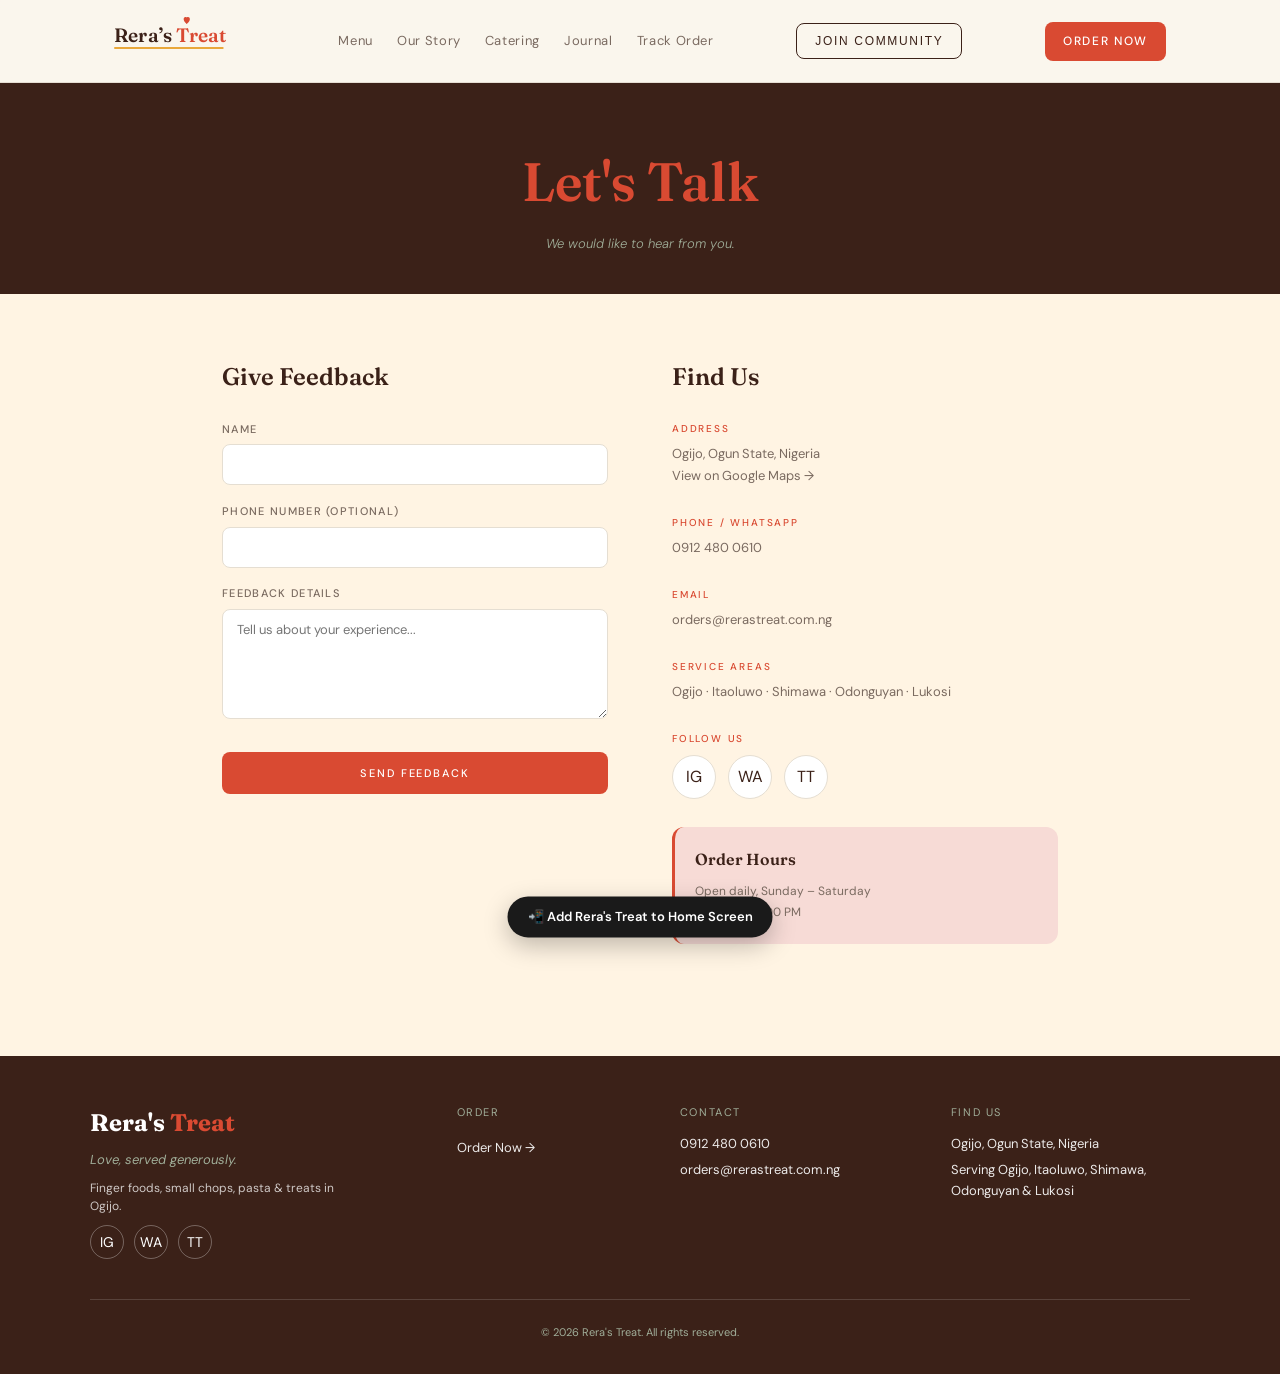
<file: contact.html>
<!DOCTYPE html>
<html lang="en">
<head>
<!-- Google tag (gtag.js) -->
<script async src="https://www.googletagmanager.com/gtag/js?id=G-MVVD33NMMS"></script>
<script>
  window.dataLayer = window.dataLayer || [];
  function gtag(){dataLayer.push(arguments);}
  gtag('js', new Date());

  gtag('config', 'G-MVVD33NMMS');
</script>
<meta charset="UTF-8">
<meta name="viewport" content="width=device-width, initial-scale=1.0">
<title>Contact — Rera's Treat</title>
<link rel="icon" type="image/svg+xml" href="favicon.svg">
<link rel="manifest" href="/manifest.webmanifest">
<meta name="theme-color" content="#3B2118">
<link rel="apple-touch-icon" href="/apple-touch-icon.png">
<meta name="apple-mobile-web-app-capable" content="yes">
<meta name="apple-mobile-web-app-status-bar-style" content="black-translucent">
<meta name="apple-mobile-web-app-title" content="Rera's Treat">
<link href="https://fonts.googleapis.com/css2?family=Fraunces:wght@500;600;700&family=DM+Sans:wght@300;400;500;600&display=swap" rel="stylesheet">
<link rel="stylesheet" href="style.css">
<style>
  .contact-hero{background:var(--green);padding:3.5rem 1.5rem 2.5rem;text-align:center}
  .contact-hero-title{font-family:'Fraunces',serif;font-size:clamp(34px,6vw,54px);font-weight:600;color:var(--orange)}
  .contact-hero-sub{font-size:13px;color:var(--leaf);margin-top:8px;font-weight:300;font-style:italic}

  .contact-body{max-width:900px;margin:0 auto;padding:4rem 2rem;display:grid;grid-template-columns:1fr 1fr;gap:4rem}
  .form-title{font-family:'Fraunces',serif;font-size:24px;font-weight:600;color:var(--green);margin-bottom:1.5rem}
  .form-group{margin-bottom:1.1rem}
  .form-label{display:block;font-size:11px;letter-spacing:.12em;text-transform:uppercase;color:var(--muted);font-weight:500;margin-bottom:6px}
  .form-input,.form-textarea{width:100%;background:#fff;border:1px solid var(--border);border-radius:8px;padding:11px 14px;font-family:'DM Sans',sans-serif;font-size:13px;color:var(--black);transition:border-color .2s;outline:none}
  .form-input:focus,.form-textarea:focus{border-color:var(--orange)}
  .form-textarea{resize:vertical;min-height:110px}
  .form-btn{width:100%;background:var(--orange);color:#fff;border:none;border-radius:8px;padding:14px;font-family:'DM Sans',sans-serif;font-size:11px;letter-spacing:.18em;text-transform:uppercase;font-weight:500;cursor:pointer;transition:background .2s,transform .2s;margin-top:.5rem}
  .form-btn:hover{background:var(--orange-dark);transform:translateY(-1px)}
  .form-success{display:none;background:var(--pale-g);border:1px solid var(--leaf);border-radius:8px;padding:1rem;margin-top:1rem;font-size:13px;color:var(--green);text-align:center}

  .info-title{font-family:'Fraunces',serif;font-size:24px;font-weight:600;color:var(--green);margin-bottom:1.5rem}
  .info-block{margin-bottom:1.75rem}
  .info-block-label{font-size:10px;letter-spacing:.18em;text-transform:uppercase;color:var(--orange);font-weight:500;margin-bottom:6px}
  .info-block-text{font-size:13px;color:var(--muted);line-height:1.7}

  .social-grid{display:flex;gap:12px;margin-top:.5rem;flex-wrap:wrap}
  .social-icon-btn{width:44px;height:44px;border-radius:50%;border:1px solid var(--border);display:flex;align-items:center;justify-content:center;font-size:16px;color:var(--green);transition:.2s;background:#fff}
  .social-icon-btn:hover{background:var(--green);color:#fff;border-color:var(--green)}

  .order-hours{background:var(--pale-o);border-radius:12px;padding:1.25rem;border-left:3px solid var(--orange)}
  .order-hours-title{font-family:'Fraunces',serif;font-size:16px;font-weight:600;color:var(--green);margin-bottom:8px}
  .order-hours-text{font-size:12px;color:var(--muted);line-height:1.8}

  @media(max-width:720px){.contact-body{grid-template-columns:1fr}}

  /* Community modal */
  .community-overlay{position:fixed;inset:0;background:rgba(31,26,20,.55);display:none;align-items:center;justify-content:center;z-index:100;padding:1.5rem}
  .community-overlay.show{display:flex}
  .community-modal{background:#fff;border-radius:16px;padding:2rem;width:min(92%,460px);max-height:88vh;overflow-y:auto;position:relative}
  .community-close{position:absolute;top:14px;right:16px;background:none;border:none;font-size:20px;color:var(--muted);cursor:pointer;line-height:1}
  .community-title{font-family:'Fraunces',serif;font-size:26px;font-weight:600;color:var(--green);margin-bottom:.75rem}
  .community-intro{font-size:13px;color:var(--muted);line-height:1.7;margin-bottom:1.5rem}
  .community-error{background:#FCEAEA;border:1px solid #E7A9A9;color:#A23B3B;font-size:12px;border-radius:8px;padding:10px 12px;margin-bottom:1rem;display:none}
  .community-error.show{display:block}
  .community-success-icon{width:52px;height:52px;border-radius:50%;background:var(--pale-g);color:var(--green);font-size:24px;display:flex;align-items:center;justify-content:center;margin:0 auto 1rem}
  .community-form-group{margin-bottom:1.1rem}
  .community-label{display:block;font-size:11px;letter-spacing:.12em;text-transform:uppercase;color:var(--muted);font-weight:500;margin-bottom:6px}
  .community-input{width:100%;background:#fff;border:1px solid var(--border);border-radius:8px;padding:11px 14px;font-family:'DM Sans',sans-serif;font-size:13px;color:var(--black);transition:border-color .2s;outline:none}
  .community-input:focus{border-color:var(--orange)}
  .community-btn{width:100%;background:var(--orange);color:#fff;border:none;border-radius:8px;padding:14px;font-family:'DM Sans',sans-serif;font-size:11px;letter-spacing:.18em;text-transform:uppercase;font-weight:500;cursor:pointer;transition:background .2s,transform .2s;margin-top:.5rem}
  .community-btn:hover{background:var(--orange-dark);transform:translateY(-1px)}
  .community-btn:disabled{opacity:.6;cursor:not-allowed}
</style>
</head>
<body>

<nav>
  <div class="nav-inner">
    <a href="index.html" class="logo">
      <svg viewBox="0 0 220 62" height="40" role="img" aria-label="Rera's Treat">
        <path d="M108 5 C108 2.3 110.5 0.6 112.8 2.4 C115.1 0.6 117.6 2.3 117.6 5 C117.6 8.2 112.8 12.5 112.8 12.5 C112.8 12.5 108 8.2 108 5Z" fill="#D94A32"/>
        <text x="0" y="40" font-family="'Fraunces', Georgia, serif" font-size="30" font-weight="600" letter-spacing="0.3"><tspan fill="#3B2118">Rera&#8217;s </tspan><tspan fill="#D94A32">Treat</tspan></text>
        <rect x="0" y="48" width="170" height="3" rx="1.5" fill="#E9A83B"/>
      </svg>
    </a>
    <div class="nav-links">
      <a href="menu.html">Menu</a>
      <a href="about.html">Our Story</a>
      <a href="catering.html">Catering</a>
      <a href="journal.html">Journal</a>
      <a href="track-order.html">Track Order</a>
      <button type="button" class="btn btn-outline nav-community-mobile" data-open-community>Join Community</button>
    </div>
    <button type="button" class="nav-toggle" aria-label="Menu" aria-expanded="false">&#9776;</button>
    <button type="button" class="btn btn-outline" style="padding:10px 18px" data-open-community>Join Community</button>
    <a href="menu.html" class="btn btn-primary" style="padding:10px 18px">Order Now</a>
  </div>
</nav>

<section class="contact-hero">
  <h1 class="contact-hero-title">Let's Talk</h1>
  <p class="contact-hero-sub">We would like to hear from you.</p>
</section>

<section class="contact-body">
  <div class="contact-form-wrap">
    <h2 class="form-title">Give Feedback</h2>
    <form id="feedbackForm" name="feedback" method="POST" data-netlify="true" netlify-honeypot="bot-field">
      <input type="hidden" name="form-name" value="feedback">
      <p style="display:none">
        <label>Don't fill this out if you're human: <input name="bot-field"></label>
      </p>
      <div class="form-group">
        <label class="form-label">Name</label>
        <input class="form-input" type="text" id="fbName" name="name" required>
      </div>
      <div class="form-group">
        <label class="form-label">Phone Number (optional)</label>
        <input class="form-input" type="tel" id="fbPhone" name="phone">
      </div>
      <div class="form-group">
        <label class="form-label">Feedback Details</label>
        <textarea class="form-textarea" id="fbDetails" name="details" placeholder="Tell us about your experience..." required></textarea>
      </div>
      <button class="form-btn" type="submit">Send Feedback</button>
    </form>
    <div class="form-success" id="fbSuccess">Thank you for your feedback — we really appreciate it.</div>
  </div>

  <div class="contact-info-wrap">
    <h2 class="info-title">Find Us</h2>

    <div class="info-block">
      <div class="info-block-label">Address</div>
      <div class="info-block-text">Ogijo, Ogun State, Nigeria<br><a href="https://share.google/PyWcYnyWQyjarEfZi" target="_blank" rel="noreferrer">View on Google Maps →</a></div>
    </div>

    <div class="info-block">
      <div class="info-block-label">Phone / WhatsApp</div>
      <div class="info-block-text"><a href="https://wa.me/2349124800610" target="_blank">0912 480 0610</a></div>
    </div>

    <div class="info-block">
      <div class="info-block-label">Email</div>
      <div class="info-block-text"><a href="mailto:orders@rerastreat.com.ng">orders@rerastreat.com.ng</a></div>
    </div>

    <div class="info-block">
      <div class="info-block-label">Service Areas</div>
      <div class="info-block-text">Ogijo &middot; Itaoluwo &middot; Shimawa &middot; Odonguyan &middot; Lukosi</div>
    </div>

    <div class="info-block">
      <div class="info-block-label">Follow Us</div>
      <div class="social-grid">
        <a class="social-icon-btn" href="https://www.instagram.com/rerastreats" target="_blank" title="Instagram">IG</a>
        <a class="social-icon-btn" href="https://wa.me/2349124800610" target="_blank" title="WhatsApp">WA</a>
        <a class="social-icon-btn" href="https://www.tiktok.com/@fingerfoodinogijo" target="_blank" title="TikTok">TT</a>
      </div>
    </div>

    <div class="order-hours">
      <div class="order-hours-title">Order Hours</div>
      <div class="order-hours-text">Open daily, Sunday – Saturday<br>9:00 AM – 8:00 PM</div>
    </div>
  </div>
</section>

<footer>
  <div class="footer-inner">
    <div>
      <div class="footer-brand">Rera's <span style="color:var(--orange)">Treat</span></div>
      <div class="footer-slogan">Love, served generously.</div>
      <p class="footer-desc">Finger foods, small chops, pasta &amp; treats in Ogijo.</p>
      <div class="footer-socials">
        <a class="footer-social-btn" href="https://www.instagram.com/rerastreats" target="_blank" title="Instagram">IG</a>
        <a class="footer-social-btn" href="https://wa.me/2349124800610" target="_blank" title="WhatsApp">WA</a>
        <a class="footer-social-btn" href="https://www.tiktok.com/@fingerfoodinogijo" target="_blank" title="TikTok">TT</a>
      </div>
    </div>
    <div>
      <div class="footer-col-title">Order</div>
      <a class="footer-line" href="/menu.html">Order Now →</a>
    </div>
    <div>
      <div class="footer-col-title">Contact</div>
      <div class="footer-line">0912 480 0610</div>
      <div class="footer-line">orders@rerastreat.com.ng</div>
    </div>
    <div>
      <div class="footer-col-title">Find Us</div>
      <div class="footer-line">Ogijo, Ogun State, Nigeria</div>
      <div class="footer-line">Serving Ogijo, Itaoluwo, Shimawa, Odonguyan &amp; Lukosi</div>
    </div>
  </div>
  <div class="footer-bottom">© 2026 Rera's Treat. All rights reserved.</div>
</footer>

<div class="community-overlay" id="communityOverlay">
  <div class="community-modal">
    <button class="community-close" id="communityClose" aria-label="Close">×</button>
    <h3 class="community-title">Join the Rera's Treat Community</h3>
    <p class="community-intro">We&rsquo;re bringing a little piece of Rera to Ogijo, and we&rsquo;d love to have you at the table. Join our community to be the first to know when we open, enjoy early treats and perks, and help us decide what we&rsquo;ll be serving.</p>

    <div class="community-error" id="communityError"></div>

    <div id="communitySuccessState" style="display:none;text-align:center">
      <div class="community-success-icon">✓</div>
      <p style="font-size:13px;color:var(--muted)">You're in! Keep an eye on your phone/email — a welcome message is on its way.</p>
    </div>

    <form id="communityForm">
      <div class="community-form-group">
        <label class="community-label">Name</label>
        <input class="community-input" type="text" id="communityName" required>
      </div>
      <div class="community-form-group">
        <label class="community-label">Phone (WhatsApp) or Email</label>
        <input class="community-input" type="text" id="communityContact" placeholder="0912 345 6789 or you@email.com" required>
      </div>
      <div class="community-form-group">
        <label class="community-label">Town</label>
        <select class="community-input" id="communityTown" required>
          <option value="">Select your town</option>
          <option value="OGIJO">Ogijo</option>
          <option value="ITAOLUWO">Itaoluwo</option>
          <option value="SHIMAWA">Shimawa</option>
          <option value="ODONGUYAN">Odonguyan</option>
          <option value="LUKOSI">Lukosi</option>
        </select>
      </div>
      <div class="community-form-group">
        <label class="community-label">What are you most excited to try? (optional)</label>
        <select class="community-input" id="communityMenuInterest">
          <option value="">No preference</option>
          <option value="SMALL_CHOPS">Small chops</option>
          <option value="FINGER_FOODS">Finger foods</option>
          <option value="PASTA">Pasta</option>
          <option value="DRINKS">Drinks</option>
        </select>
      </div>
      <button type="submit" class="community-btn" id="communitySubmit">Join the Community</button>
    </form>
  </div>
</div>

<script>
  const COMMUNITY_API_ORIGIN = 'https://reraos.onrender.com';

  const communityOverlay = document.getElementById('communityOverlay');
  const communityClose = document.getElementById('communityClose');
  const communityForm = document.getElementById('communityForm');
  const communityError = document.getElementById('communityError');
  const communitySuccessState = document.getElementById('communitySuccessState');
  const communitySubmit = document.getElementById('communitySubmit');

  document.querySelectorAll('[data-open-community]').forEach(btn => {
    btn.addEventListener('click', () => {
      communityOverlay.classList.add('show');
    });
  });

  communityClose.addEventListener('click', () => {
    communityOverlay.classList.remove('show');
  });

  communityOverlay.addEventListener('click', (e) => {
    if (e.target === communityOverlay) communityOverlay.classList.remove('show');
  });

  communityForm.addEventListener('submit', async (e) => {
    e.preventDefault();
    communityError.textContent = '';
    communityError.classList.remove('show');

    const name = document.getElementById('communityName').value.trim();
    const contact = document.getElementById('communityContact').value.trim();
    const town = document.getElementById('communityTown').value;
    const menuInterest = document.getElementById('communityMenuInterest').value;

    if (!name || !contact || !town) {
      communityError.textContent = 'Please fill in your name, contact, and town.';
      communityError.classList.add('show');
      return;
    }

    communitySubmit.disabled = true;
    communitySubmit.textContent = 'Joining…';

    try {
      const res = await fetch(`${COMMUNITY_API_ORIGIN}/community`, {
        method: 'POST',
        headers: { 'Content-Type': 'application/json' },
        body: JSON.stringify({
          name,
          contact,
          town,
          menuInterest: menuInterest || undefined,
        }),
      });

      if (!res.ok) {
        const body = await res.json().catch(() => null);
        throw new Error(body?.message || 'Something went wrong. Please try again.');
      }

      communityForm.style.display = 'none';
      communitySuccessState.style.display = 'block';
    } catch (err) {
      communityError.textContent = err.message || 'Something went wrong. Please try again.';
      communityError.classList.add('show');
    } finally {
      communitySubmit.disabled = false;
      communitySubmit.textContent = 'Join the Community';
    }
  });
</script>

<script>
  // Submits via Netlify Forms (data-netlify="true" above) — Netlify emails
  // orders@rerastreat.com.ng once "Form notifications" is set up in the site's
  // dashboard (Site settings → Forms → Form notifications → Email notification).
  function encodeForm(data){
    return Object.keys(data).map(k => encodeURIComponent(k) + '=' + encodeURIComponent(data[k])).join('&');
  }

  const feedbackForm = document.getElementById('feedbackForm');
  feedbackForm.addEventListener('submit', function(e){
    e.preventDefault();
    fetch('/', {
      method: 'POST',
      headers: { 'Content-Type': 'application/x-www-form-urlencoded' },
      body: encodeForm({
        'form-name': feedbackForm.getAttribute('name'),
        name: document.getElementById('fbName').value,
        phone: document.getElementById('fbPhone').value,
        details: document.getElementById('fbDetails').value,
      }),
    })
      .then(() => {
        document.getElementById('fbSuccess').style.display = 'block';
        feedbackForm.reset();
      })
      .catch(() => {
        alert("Sorry, we couldn't send your feedback right now. Please try again or reach us on WhatsApp.");
      });
  });
</script>

<script src="nav-toggle.js" defer></script>
<script src="nav-events.js" defer></script>
<script>
  if ('serviceWorker' in navigator) {
    window.addEventListener('load', () => navigator.serviceWorker.register('/sw.js').catch(() => {}));
  }
</script>
<script src="/install-nudge.js" defer></script>
</body>
</html>
</file>
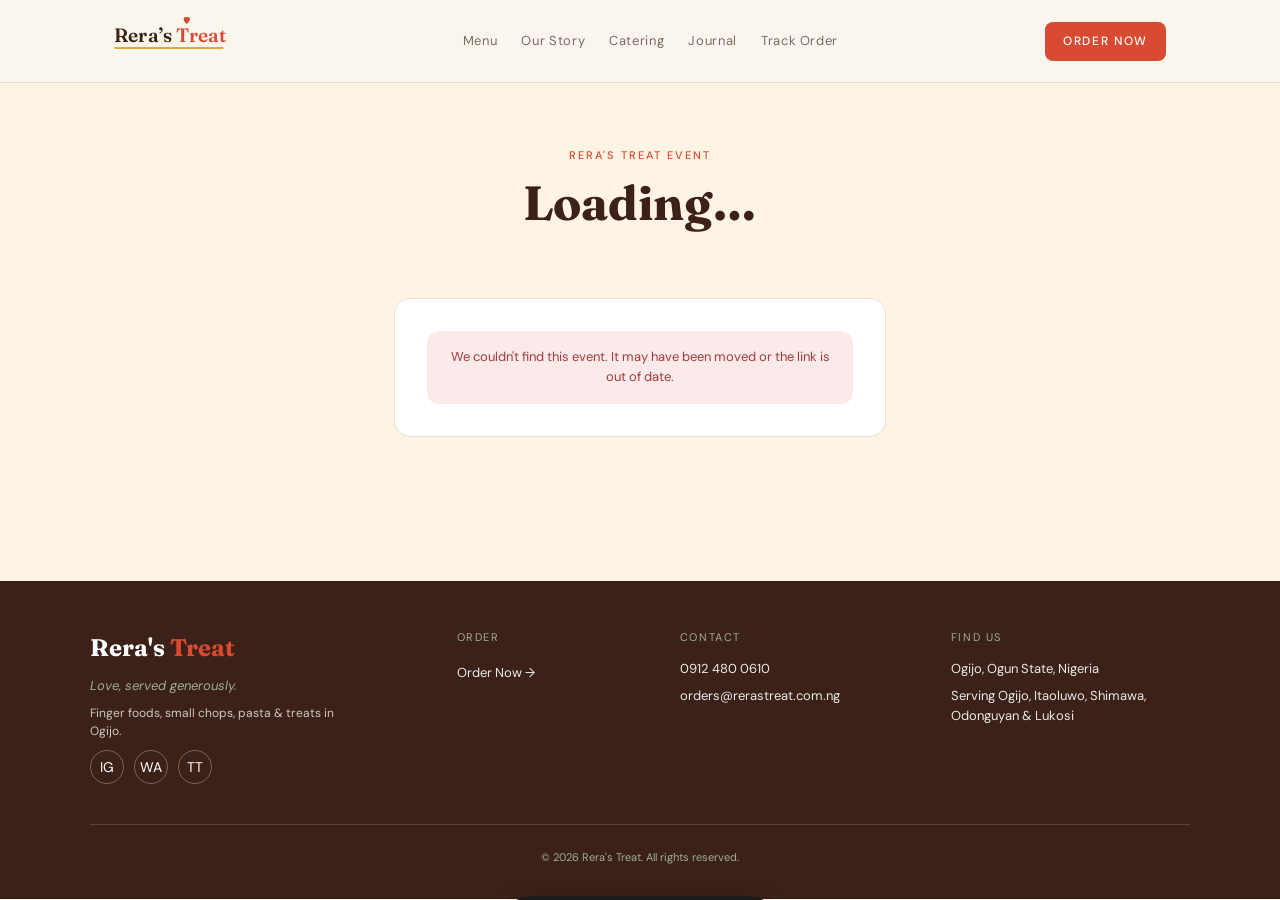
<file: events.html>
<!DOCTYPE html>
<html lang="en">
<head>
<!-- Google tag (gtag.js) -->
<script async src="https://www.googletagmanager.com/gtag/js?id=G-MVVD33NMMS"></script>
<script>
  window.dataLayer = window.dataLayer || [];
  function gtag(){dataLayer.push(arguments);}
  gtag('js', new Date());

  gtag('config', 'G-MVVD33NMMS');
</script>
<meta charset="UTF-8">
<meta name="viewport" content="width=device-width, initial-scale=1.0">
<title id="pageTitle">Rera's Treat — Events</title>
<link rel="icon" type="image/svg+xml" href="/favicon.svg">
<link rel="manifest" href="/manifest.webmanifest">
<meta name="theme-color" content="#3B2118">
<link rel="apple-touch-icon" href="/apple-touch-icon.png">
<meta name="apple-mobile-web-app-capable" content="yes">
<meta name="apple-mobile-web-app-status-bar-style" content="black-translucent">
<meta name="apple-mobile-web-app-title" content="Rera's Treat">
<link href="https://fonts.googleapis.com/css2?family=Fraunces:wght@500;600;700&family=DM+Sans:wght@300;400;500;600&display=swap" rel="stylesheet">
<link rel="stylesheet" href="/style.css">
<style>
  .event-hero{padding:4rem 1.5rem 1rem;text-align:center}
  .event-hero-title{font-size:clamp(32px,5vw,48px);font-weight:700;color:var(--green)}
  .event-hero-meta{font-size:13px;color:var(--muted);margin-top:.5rem}
  .event-wrap{max-width:540px;margin:0 auto;padding:2rem 1.5rem 6rem}

  .event-card{background:#fff;border:1px solid var(--border);border-radius:16px;padding:2rem}
  .event-intro{font-size:14px;color:var(--muted);line-height:1.7;margin-bottom:1.5rem;text-align:center}
  .event-body{font-size:13px;color:var(--muted);line-height:1.7;margin-bottom:1.5rem}

  .checkout-form-group{margin-bottom:1.1rem}
  .checkout-label{display:block;font-size:11px;letter-spacing:.12em;text-transform:uppercase;color:var(--muted);font-weight:500;margin-bottom:6px}
  .checkout-input{width:100%;background:#fff;border:1px solid var(--border);border-radius:8px;padding:11px 14px;font-family:'DM Sans',sans-serif;font-size:13px;color:var(--black);outline:none;transition:border-color .2s}
  .checkout-input:focus{border-color:var(--orange)}
  textarea.checkout-input{resize:vertical;min-height:64px}
  .checkout-next-btn{width:100%;background:var(--orange);color:#fff;border:none;border-radius:8px;padding:14px;font-family:'DM Sans',sans-serif;font-size:11px;letter-spacing:.14em;text-transform:uppercase;font-weight:500;cursor:pointer;transition:.2s;margin-top:.5rem}
  .checkout-next-btn:hover{background:var(--orange-dark)}
  .checkout-next-btn:disabled{opacity:.6;cursor:not-allowed}
  .checkout-error{background:#FCEAEA;border:1px solid #E7A9A9;color:#A23B3B;font-size:12px;border-radius:8px;padding:10px 12px;margin-bottom:1rem;display:none}
  .checkout-error.show{display:block}

  .event-checkbox-group{display:flex;flex-direction:column;gap:8px}
  .event-checkbox-row{display:flex;align-items:center;gap:8px;font-size:13px;color:var(--black)}

  .rsvp-qty-stepper{display:flex;align-items:center;gap:16px;border:1px solid var(--border);border-radius:8px;padding:10px 16px;width:fit-content}
  .rsvp-qty-stepper .qty-btn{width:30px;height:30px;border-radius:50%;border:1.5px solid var(--orange);background:#fff;color:var(--orange);font-size:17px;font-weight:600;line-height:1;display:flex;align-items:center;justify-content:center;cursor:pointer;transition:.15s}
  .rsvp-qty-stepper .qty-btn:hover{background:var(--orange);color:#fff}
  .rsvp-qty-stepper .qty-value{font-size:16px;font-weight:600;color:var(--green);min-width:20px;text-align:center}
  .rsvp-hint{font-size:11px;color:var(--muted);margin-top:6px}

  .event-success-icon{width:52px;height:52px;border-radius:50%;background:var(--pale-g);color:var(--green);font-size:24px;display:flex;align-items:center;justify-content:center;margin:0 auto 1rem}
  .event-success-text{font-size:13px;color:var(--muted);text-align:center;line-height:1.7}
  .event-closed{text-align:center;color:#A23B3B;font-size:13px;padding:1rem;background:#FCEAEA;border-radius:12px}
</style>
</head>
<body>

<nav>
  <div class="nav-inner">
    <a href="/index.html" class="logo">
      <svg viewBox="0 0 220 62" height="40" role="img" aria-label="Rera's Treat">
        <path d="M108 5 C108 2.3 110.5 0.6 112.8 2.4 C115.1 0.6 117.6 2.3 117.6 5 C117.6 8.2 112.8 12.5 112.8 12.5 C112.8 12.5 108 8.2 108 5Z" fill="#D94A32"/>
        <text x="0" y="40" font-family="'Fraunces', Georgia, serif" font-size="30" font-weight="600" letter-spacing="0.3"><tspan fill="#3B2118">Rera&#8217;s </tspan><tspan fill="#D94A32">Treat</tspan></text>
        <rect x="0" y="48" width="170" height="3" rx="1.5" fill="#E9A83B"/>
      </svg>
    </a>
    <div class="nav-links">
      <a href="/menu.html">Menu</a>
      <a href="/about.html">Our Story</a>
      <a href="/catering.html">Catering</a>
      <a href="/journal">Journal</a>
      <a href="/track-order.html">Track Order</a>
    </div>
    <button type="button" class="nav-toggle" aria-label="Menu" aria-expanded="false">&#9776;</button>
    <a href="/menu.html" class="btn btn-primary" style="padding:10px 18px">Order Now</a>
  </div>
</nav>

<section class="event-hero">
  <div class="eyebrow">Rera's Treat Event</div>
  <h1 class="event-hero-title" id="eventTitle">Loading…</h1>
  <p class="event-hero-meta" id="eventMeta"></p>
</section>

<section class="event-wrap">
  <div class="event-card">
    <div id="loadingState">
      <p style="text-align:center;color:var(--muted);font-size:13px">Loading event details…</p>
    </div>

    <div id="notFoundState" style="display:none">
      <div class="event-closed">We couldn't find this event. It may have been moved or the link is out of date.</div>
    </div>

    <div id="closedState" style="display:none">
      <p class="event-intro" id="closedIntro"></p>
      <div class="event-closed">RSVPs are closed for this event.</div>
    </div>

    <div id="formState" style="display:none">
      <p class="event-intro" id="eventIntro"></p>
      <p class="event-body" id="eventBody" style="display:none"></p>

      <div class="checkout-error" id="rsvpError"></div>

      <form id="rsvpForm">
        <div class="checkout-form-group">
          <label class="checkout-label">Name</label>
          <input class="checkout-input" id="rsvpName" type="text" required>
        </div>
        <div class="checkout-form-group">
          <label class="checkout-label">Email</label>
          <input class="checkout-input" id="rsvpEmail" type="email" placeholder="you@example.com">
        </div>
        <div class="checkout-form-group">
          <label class="checkout-label">Phone</label>
          <input class="checkout-input" id="rsvpPhone" type="tel" placeholder="0912 345 6789">
        </div>
        <div class="checkout-form-group">
          <label class="checkout-label">Number Attending</label>
          <div class="rsvp-qty-stepper">
            <button type="button" class="qty-btn" id="rsvpQtyDec" aria-label="Decrease">−</button>
            <span class="qty-value" id="rsvpQtyValue">1</span>
            <button type="button" class="qty-btn" id="rsvpQtyInc" aria-label="Increase">+</button>
          </div>
          <p class="rsvp-hint">Let us know how many are coming</p>
        </div>
        <div class="checkout-form-group">
          <label class="checkout-label">Dietary / allergy note (optional)</label>
          <textarea class="checkout-input" id="rsvpDietary" placeholder="e.g. no peanuts"></textarea>
        </div>
        <div class="checkout-form-group">
          <label class="checkout-label">How did you hear about Rera's Treat?</label>
          <input class="checkout-input" id="rsvpHearAboutUs" type="text" placeholder="e.g. Instagram">
        </div>
        <div class="checkout-form-group" id="interestGroup" style="display:none">
          <label class="checkout-label">What are you most excited to try?</label>
          <div class="event-checkbox-group" id="interestOptions"></div>
        </div>

        <button type="submit" class="checkout-next-btn" id="rsvpSubmit">RSVP</button>
      </form>
    </div>

    <div id="successState" style="display:none;text-align:center">
      <div class="event-success-icon">✓</div>
      <p class="event-success-text">You're on the list! We can't wait to feed you.<br>Keep an eye on your email/phone for details.</p>
    </div>
  </div>
</section>

<footer>
  <div class="footer-inner">
    <div>
      <div class="footer-brand">Rera's <span style="color:var(--orange)">Treat</span></div>
      <div class="footer-slogan">Love, served generously.</div>
      <p class="footer-desc">Finger foods, small chops, pasta &amp; treats in Ogijo.</p>
      <div class="footer-socials">
        <a class="footer-social-btn" href="https://www.instagram.com/rerastreats" target="_blank" title="Instagram">IG</a>
        <a class="footer-social-btn" href="https://wa.me/2349124800610" target="_blank" title="WhatsApp">WA</a>
        <a class="footer-social-btn" href="https://www.tiktok.com/@fingerfoodinogijo" target="_blank" title="TikTok">TT</a>
      </div>
    </div>
    <div>
      <div class="footer-col-title">Order</div>
      <a class="footer-line" href="/menu.html">Order Now →</a>
    </div>
    <div>
      <div class="footer-col-title">Contact</div>
      <div class="footer-line">0912 480 0610</div>
      <div class="footer-line">orders@rerastreat.com.ng</div>
    </div>
    <div>
      <div class="footer-col-title">Find Us</div>
      <div class="footer-line">Ogijo, Ogun State, Nigeria</div>
      <div class="footer-line">Serving Ogijo, Itaoluwo, Shimawa, Odonguyan &amp; Lukosi</div>
    </div>
  </div>
  <div class="footer-bottom">© 2026 Rera's Treat. All rights reserved.</div>
</footer>

<script>
  const API_ORIGIN = 'https://reraos.onrender.com';

  const slug = window.location.pathname.split('/').filter(Boolean).pop();

  const eventTitle = document.getElementById('eventTitle');
  const eventMeta = document.getElementById('eventMeta');
  const loadingState = document.getElementById('loadingState');
  const notFoundState = document.getElementById('notFoundState');
  const closedState = document.getElementById('closedState');
  const closedIntro = document.getElementById('closedIntro');
  const formState = document.getElementById('formState');
  const successState = document.getElementById('successState');
  const eventIntro = document.getElementById('eventIntro');
  const eventBody = document.getElementById('eventBody');
  const interestGroup = document.getElementById('interestGroup');
  const interestOptionsWrap = document.getElementById('interestOptions');
  const rsvpForm = document.getElementById('rsvpForm');
  const rsvpError = document.getElementById('rsvpError');
  const rsvpSubmit = document.getElementById('rsvpSubmit');

  const rsvpQtyValue = document.getElementById('rsvpQtyValue');
  const rsvpQtyDec = document.getElementById('rsvpQtyDec');
  const rsvpQtyInc = document.getElementById('rsvpQtyInc');
  let numberAttending = 1;

  rsvpQtyDec.addEventListener('click', () => {
    numberAttending = Math.max(1, numberAttending - 1);
    rsvpQtyValue.textContent = numberAttending;
  });
  rsvpQtyInc.addEventListener('click', () => {
    numberAttending = numberAttending + 1;
    rsvpQtyValue.textContent = numberAttending;
  });

  function showError(message) {
    rsvpError.textContent = message;
    rsvpError.classList.add('show');
  }

  function clearError() {
    rsvpError.textContent = '';
    rsvpError.classList.remove('show');
  }

  function formatEventDate(iso) {
    if (!iso) return '';
    const d = new Date(iso);
    return d.toLocaleString('en-NG', { dateStyle: 'full', timeStyle: 'short' });
  }

  async function loadEvent() {
    if (!slug || slug === 'events.html' || slug === 'events') {
      loadingState.style.display = 'none';
      notFoundState.style.display = 'block';
      return;
    }

    try {
      const res = await fetch(`${API_ORIGIN}/public/events/${encodeURIComponent(slug)}`);
      if (!res.ok) throw new Error('not found');
      const event = await res.json();

      document.getElementById('pageTitle').textContent = `${event.title} — Rera's Treat`;
      eventTitle.textContent = event.title;
      eventMeta.textContent = [
        formatEventDate(event.eventDate),
        event.location,
      ].filter(Boolean).join(' · ');

      loadingState.style.display = 'none';

      if (!event.rsvpOpen || (event.capacity && event.spotsTaken >= event.capacity)) {
        closedIntro.textContent = event.description || '';
        closedState.style.display = 'block';
        return;
      }

      eventIntro.textContent = event.description || '';
      if (event.bodyText) {
        eventBody.textContent = event.bodyText;
        eventBody.style.display = 'block';
      }

      if (Array.isArray(event.interestOptions) && event.interestOptions.length > 0) {
        interestOptionsWrap.innerHTML = '';
        event.interestOptions.forEach((option, i) => {
          const row = document.createElement('label');
          row.className = 'event-checkbox-row';
          row.innerHTML = `<input type="checkbox" value="${option.replace(/"/g, '&quot;')}" id="interest_${i}"> ${option}`;
          interestOptionsWrap.appendChild(row);
        });
        interestGroup.style.display = 'block';
      }

      formState.style.display = 'block';
    } catch (err) {
      loadingState.style.display = 'none';
      notFoundState.style.display = 'block';
    }
  }

  rsvpForm.addEventListener('submit', async (e) => {
    e.preventDefault();
    clearError();

    const name = document.getElementById('rsvpName').value.trim();
    const email = document.getElementById('rsvpEmail').value.trim();
    const phone = document.getElementById('rsvpPhone').value.trim();
    const dietaryNote = document.getElementById('rsvpDietary').value.trim();
    const hearAboutUs = document.getElementById('rsvpHearAboutUs').value.trim();
    const interests = Array.from(interestOptionsWrap.querySelectorAll('input:checked')).map(i => i.value);

    if (!name) {
      showError('Please enter your name.');
      return;
    }
    if (!email && !phone) {
      showError('Please provide an email or phone number so we can reach you.');
      return;
    }

    rsvpSubmit.disabled = true;
    rsvpSubmit.textContent = 'Sending…';

    try {
      const res = await fetch(`${API_ORIGIN}/public/events/${encodeURIComponent(slug)}/rsvp`, {
        method: 'POST',
        headers: { 'Content-Type': 'application/json' },
        body: JSON.stringify({
          name,
          email: email || undefined,
          phone: phone || undefined,
          numberAttending,
          dietaryNote: dietaryNote || undefined,
          hearAboutUs: hearAboutUs || undefined,
          interests,
        }),
      });

      if (!res.ok) {
        const body = await res.json().catch(() => null);
        throw new Error(body?.message || 'Something went wrong. Please try again.');
      }

      formState.style.display = 'none';
      successState.style.display = 'block';
    } catch (err) {
      showError(err.message || 'Something went wrong. Please try again.');
    } finally {
      rsvpSubmit.disabled = false;
      rsvpSubmit.textContent = 'RSVP';
    }
  });

  loadEvent();
</script>

<script src="/nav-toggle.js" defer></script>
<script src="/nav-events.js" defer></script>
<script>
  if ('serviceWorker' in navigator) {
    window.addEventListener('load', () => navigator.serviceWorker.register('/sw.js').catch(() => {}));
  }
</script>
<script src="/install-nudge.js" defer></script>
</body>
</html>
</file>
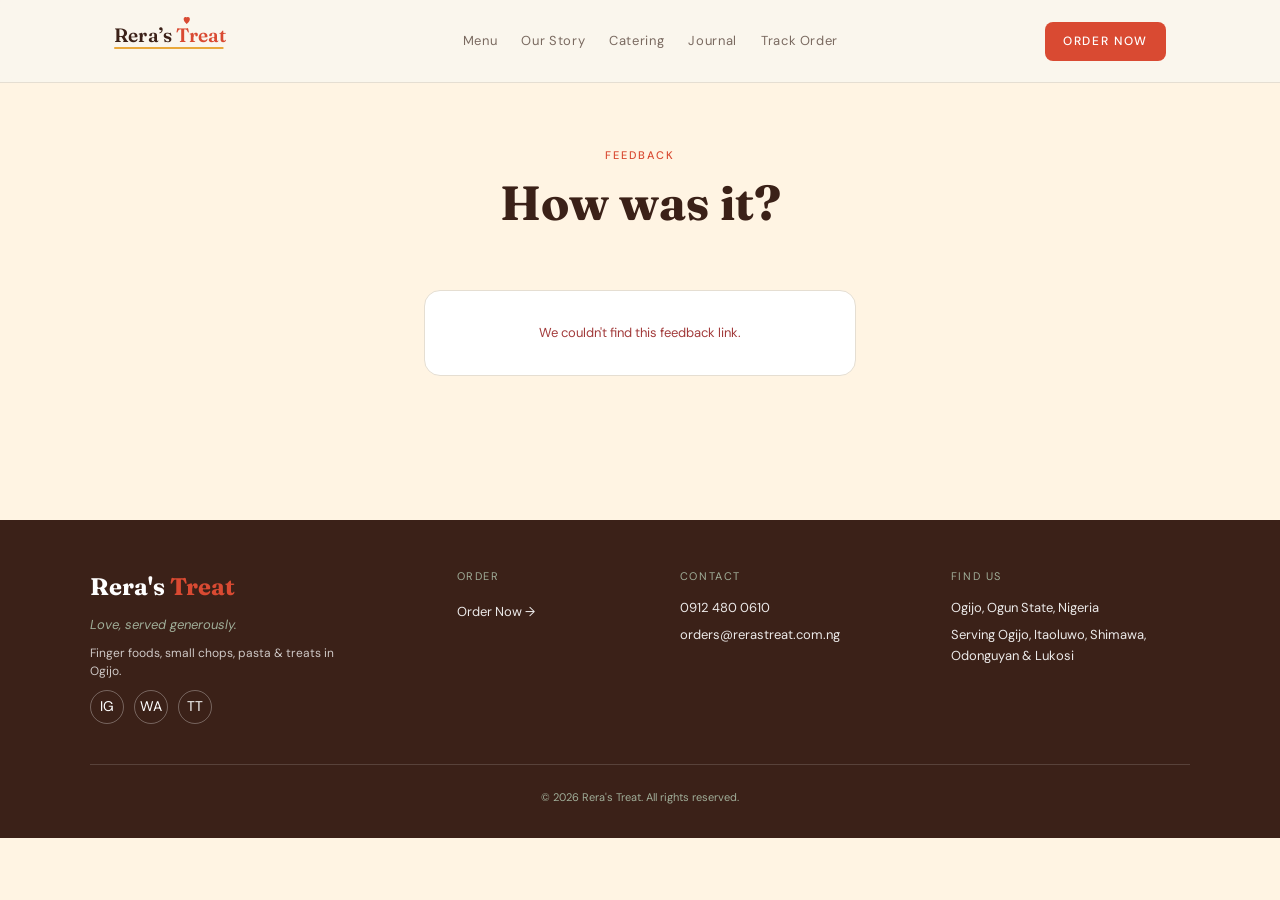
<file: feedback.html>
<!DOCTYPE html>
<html lang="en">
<head>
<!-- Google tag (gtag.js) -->
<script async src="https://www.googletagmanager.com/gtag/js?id=G-MVVD33NMMS"></script>
<script>
  window.dataLayer = window.dataLayer || [];
  function gtag(){dataLayer.push(arguments);}
  gtag('js', new Date());

  gtag('config', 'G-MVVD33NMMS');
</script>
<meta charset="UTF-8">
<meta name="viewport" content="width=device-width, initial-scale=1.0">
<title>Tell Us What You Thought — Rera's Treat</title>
<link rel="icon" type="image/svg+xml" href="/favicon.svg">
<link href="https://fonts.googleapis.com/css2?family=Fraunces:wght@500;600;700&family=DM+Sans:wght@300;400;500;600&display=swap" rel="stylesheet">
<link rel="stylesheet" href="/style.css">
<style>
  .fb-hero{padding:4rem 1.5rem 1rem;text-align:center}
  .fb-hero-title{font-size:clamp(32px,5vw,48px);font-weight:700;color:var(--green)}
  .fb-wrap{max-width:480px;margin:0 auto;padding:2rem 1.5rem 6rem}
  .fb-card{background:#fff;border:1px solid var(--border);border-radius:16px;padding:2rem}
  .fb-intro{font-size:14px;color:var(--muted);line-height:1.7;margin-bottom:1.5rem;text-align:center}

  .checkout-form-group{margin-bottom:1.1rem}
  .checkout-label{display:block;font-size:11px;letter-spacing:.12em;text-transform:uppercase;color:var(--muted);font-weight:500;margin-bottom:6px}
  .checkout-input{width:100%;background:#fff;border:1px solid var(--border);border-radius:8px;padding:11px 14px;font-family:'DM Sans',sans-serif;font-size:13px;color:var(--black);outline:none;transition:border-color .2s}
  .checkout-input:focus{border-color:var(--orange)}
  textarea.checkout-input{resize:vertical;min-height:80px}
  .checkout-next-btn{width:100%;background:var(--orange);color:#fff;border:none;border-radius:8px;padding:14px;font-family:'DM Sans',sans-serif;font-size:11px;letter-spacing:.14em;text-transform:uppercase;font-weight:500;cursor:pointer;transition:.2s;margin-top:.5rem}
  .checkout-next-btn:hover{background:var(--orange-dark)}
  .checkout-next-btn:disabled{opacity:.6;cursor:not-allowed}
  .checkout-error{background:#FCEAEA;border:1px solid #E7A9A9;color:#A23B3B;font-size:12px;border-radius:8px;padding:10px 12px;margin-bottom:1rem;display:none}
  .checkout-error.show{display:block}

  .fb-rating{display:flex;gap:8px;justify-content:center;margin-bottom:1.5rem}
  .fb-star{font-size:32px;cursor:pointer;color:var(--border);transition:color .15s}
  .fb-star.active{color:var(--gold,#D9A441)}

  .fb-success-icon{width:52px;height:52px;border-radius:50%;background:var(--pale-g);color:var(--green);font-size:24px;display:flex;align-items:center;justify-content:center;margin:0 auto 1rem}
  .fb-success-text{font-size:13px;color:var(--muted);text-align:center;line-height:1.7}
</style>
</head>
<body>

<nav>
  <div class="nav-inner">
    <a href="/index.html" class="logo">
      <svg viewBox="0 0 220 62" height="40" role="img" aria-label="Rera's Treat">
        <path d="M108 5 C108 2.3 110.5 0.6 112.8 2.4 C115.1 0.6 117.6 2.3 117.6 5 C117.6 8.2 112.8 12.5 112.8 12.5 C112.8 12.5 108 8.2 108 5Z" fill="#D94A32"/>
        <text x="0" y="40" font-family="'Fraunces', Georgia, serif" font-size="30" font-weight="600" letter-spacing="0.3"><tspan fill="#3B2118">Rera&#8217;s </tspan><tspan fill="#D94A32">Treat</tspan></text>
        <rect x="0" y="48" width="170" height="3" rx="1.5" fill="#E9A83B"/>
      </svg>
    </a>
    <div class="nav-links">
      <a href="/menu.html">Menu</a>
      <a href="/about.html">Our Story</a>
      <a href="/catering.html">Catering</a>
      <a href="/journal">Journal</a>
      <a href="/track-order.html">Track Order</a>
    </div>
    <button type="button" class="nav-toggle" aria-label="Menu" aria-expanded="false">&#9776;</button>
    <a href="/menu.html" class="btn btn-primary" style="padding:10px 18px">Order Now</a>
  </div>
</nav>

<section class="fb-hero">
  <div class="eyebrow">Feedback</div>
  <h1 class="fb-hero-title" id="fbTitle">How was it?</h1>
</section>

<section class="fb-wrap">
  <div class="fb-card">
    <div id="loadingState">
      <p style="text-align:center;color:var(--muted);font-size:13px">Loading…</p>
    </div>

    <div id="notFoundState" style="display:none">
      <p style="text-align:center;color:#A23B3B;font-size:13px">We couldn't find this feedback link.</p>
    </div>

    <div id="alreadySubmittedState" style="display:none;text-align:center">
      <div class="fb-success-icon">✓</div>
      <p class="fb-success-text">Thanks — we've already got your feedback on this one. We really appreciate it!</p>
    </div>

    <div id="formState" style="display:none">
      <p class="fb-intro" id="fbIntro"></p>

      <div class="checkout-error" id="fbError"></div>

      <form id="fbForm">
        <div class="fb-rating" id="fbRating">
          <span class="fb-star" data-value="1">★</span>
          <span class="fb-star" data-value="2">★</span>
          <span class="fb-star" data-value="3">★</span>
          <span class="fb-star" data-value="4">★</span>
          <span class="fb-star" data-value="5">★</span>
        </div>

        <div class="checkout-form-group">
          <label class="checkout-label">Tell us more (optional)</label>
          <textarea class="checkout-input" id="fbText" placeholder="What did you think?"></textarea>
        </div>

        <button type="submit" class="checkout-next-btn" id="fbSubmit">Send Feedback</button>
      </form>
    </div>

    <div id="successState" style="display:none;text-align:center">
      <div class="fb-success-icon">✓</div>
      <p class="fb-success-text">Thank you! We read every word.<br>Come hungry again soon.</p>
    </div>
  </div>
</section>

<footer>
  <div class="footer-inner">
    <div>
      <div class="footer-brand">Rera's <span style="color:var(--orange)">Treat</span></div>
      <div class="footer-slogan">Love, served generously.</div>
      <p class="footer-desc">Finger foods, small chops, pasta &amp; treats in Ogijo.</p>
      <div class="footer-socials">
        <a class="footer-social-btn" href="https://www.instagram.com/rerastreats" target="_blank" title="Instagram">IG</a>
        <a class="footer-social-btn" href="https://wa.me/2349124800610" target="_blank" title="WhatsApp">WA</a>
        <a class="footer-social-btn" href="https://www.tiktok.com/@fingerfoodinogijo" target="_blank" title="TikTok">TT</a>
      </div>
    </div>
    <div>
      <div class="footer-col-title">Order</div>
      <a class="footer-line" href="/menu.html">Order Now →</a>
    </div>
    <div>
      <div class="footer-col-title">Contact</div>
      <div class="footer-line">0912 480 0610</div>
      <div class="footer-line">orders@rerastreat.com.ng</div>
    </div>
    <div>
      <div class="footer-col-title">Find Us</div>
      <div class="footer-line">Ogijo, Ogun State, Nigeria</div>
      <div class="footer-line">Serving Ogijo, Itaoluwo, Shimawa, Odonguyan &amp; Lukosi</div>
    </div>
  </div>
  <div class="footer-bottom">© 2026 Rera's Treat. All rights reserved.</div>
</footer>

<script>
  const API_ORIGIN = 'https://reraos.onrender.com';

  const params = new URLSearchParams(window.location.search);
  const rsvpId = params.get('rsvp');

  const loadingState = document.getElementById('loadingState');
  const notFoundState = document.getElementById('notFoundState');
  const alreadySubmittedState = document.getElementById('alreadySubmittedState');
  const formState = document.getElementById('formState');
  const successState = document.getElementById('successState');
  const fbIntro = document.getElementById('fbIntro');
  const fbForm = document.getElementById('fbForm');
  const fbError = document.getElementById('fbError');
  const fbSubmit = document.getElementById('fbSubmit');
  const fbText = document.getElementById('fbText');
  const stars = Array.from(document.querySelectorAll('.fb-star'));

  let selectedRating = 0;

  stars.forEach((star) => {
    star.addEventListener('click', () => {
      selectedRating = Number(star.dataset.value);
      stars.forEach((s) => s.classList.toggle('active', Number(s.dataset.value) <= selectedRating));
    });
  });

  function showError(message) {
    fbError.textContent = message;
    fbError.classList.add('show');
  }

  async function loadRsvp() {
    if (!rsvpId) {
      loadingState.style.display = 'none';
      notFoundState.style.display = 'block';
      return;
    }

    try {
      const res = await fetch(`${API_ORIGIN}/public/events/rsvp/${encodeURIComponent(rsvpId)}`);
      if (!res.ok) throw new Error('not found');
      const data = await res.json();

      loadingState.style.display = 'none';

      if (data.feedback || data.feedbackRating) {
        alreadySubmittedState.style.display = 'block';
        return;
      }

      fbIntro.textContent = `Thanks for coming to ${data.eventTitle}! We'd love to know what you thought.`;
      formState.style.display = 'block';
    } catch (err) {
      loadingState.style.display = 'none';
      notFoundState.style.display = 'block';
    }
  }

  fbForm.addEventListener('submit', async (e) => {
    e.preventDefault();
    fbError.classList.remove('show');

    fbSubmit.disabled = true;
    fbSubmit.textContent = 'Sending…';

    try {
      const res = await fetch(`${API_ORIGIN}/public/events/rsvp/${encodeURIComponent(rsvpId)}/feedback`, {
        method: 'PATCH',
        headers: { 'Content-Type': 'application/json' },
        body: JSON.stringify({
          feedback: fbText.value.trim() || undefined,
          feedbackRating: selectedRating || undefined,
        }),
      });

      if (!res.ok) throw new Error('Something went wrong. Please try again.');

      formState.style.display = 'none';
      successState.style.display = 'block';
    } catch (err) {
      showError(err.message || 'Something went wrong. Please try again.');
    } finally {
      fbSubmit.disabled = false;
      fbSubmit.textContent = 'Send Feedback';
    }
  });

  loadRsvp();
</script>

<script src="/nav-toggle.js" defer></script>
<script src="/nav-events.js" defer></script>
</body>
</html>
</file>
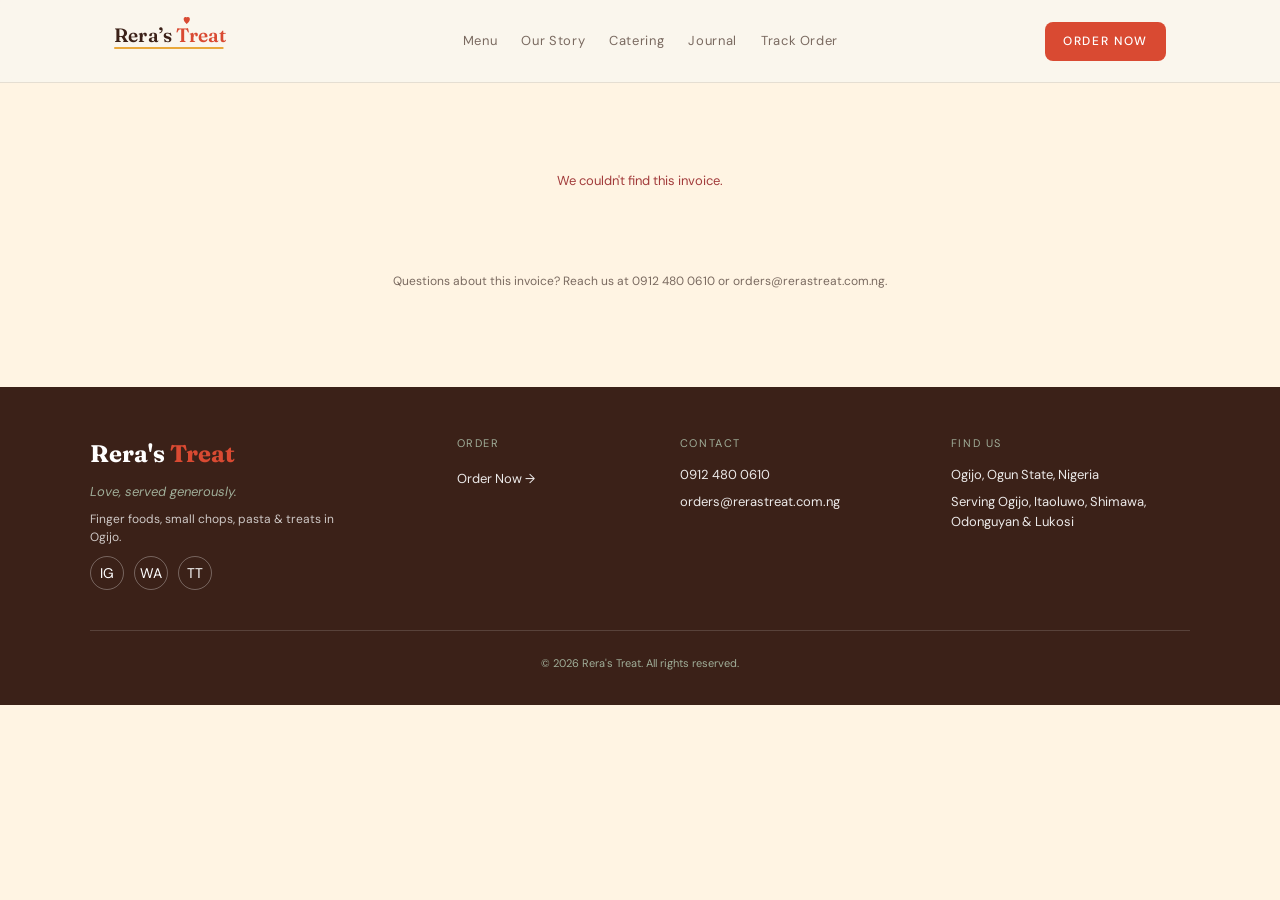
<file: invoice.html>
<!DOCTYPE html>
<html lang="en">
<head>
<!-- Google tag (gtag.js) -->
<script async src="https://www.googletagmanager.com/gtag/js?id=G-MVVD33NMMS"></script>
<script>
  window.dataLayer = window.dataLayer || [];
  function gtag(){dataLayer.push(arguments);}
  gtag('js', new Date());

  gtag('config', 'G-MVVD33NMMS');
</script>
<meta charset="UTF-8">
<meta name="viewport" content="width=device-width, initial-scale=1.0">
<title>Invoice — Rera's Treat</title>
<meta name="robots" content="noindex">
<link rel="icon" type="image/svg+xml" href="/favicon.svg">
<link href="https://fonts.googleapis.com/css2?family=Fraunces:wght@500;600;700&family=DM+Sans:wght@300;400;500;600&display=swap" rel="stylesheet">
<link rel="stylesheet" href="/style.css">
<style>
  .inv-wrap{max-width:640px;margin:2.5rem auto 6rem;padding:0 1.5rem}
  .inv-card{background:#fff;border:1px solid var(--border);border-radius:16px;padding:2.5rem}
  .inv-top{display:flex;justify-content:space-between;align-items:flex-start;gap:1rem;margin-bottom:2rem;flex-wrap:wrap}
  .inv-brand{font-family:'Fraunces',serif;font-size:22px;font-weight:600;color:var(--black)}
  .inv-brand span{color:var(--orange)}
  .inv-meta{text-align:right;font-size:12px;color:var(--muted);line-height:1.7}
  .inv-status{display:inline-block;margin-top:6px;padding:4px 12px;border-radius:20px;font-size:11px;font-weight:700;letter-spacing:.05em;text-transform:uppercase}
  .inv-status.settled{background:#DCFCE7;color:#166534}
  .inv-status.due{background:#FEF3C7;color:#92400E}
  .inv-bill-to{font-size:13px;color:var(--muted);margin-bottom:2rem}
  .inv-bill-to strong{color:var(--black);display:block;font-size:15px;margin-bottom:2px}
  .inv-table{width:100%;border-collapse:collapse;margin-bottom:1.5rem;font-size:13px}
  .inv-table th{text-align:left;font-size:11px;letter-spacing:.08em;text-transform:uppercase;color:var(--muted);padding:0 0 10px;border-bottom:1px solid var(--border)}
  .inv-table th:last-child,.inv-table td:last-child{text-align:right}
  .inv-table td{padding:10px 0;border-bottom:1px solid var(--border)}
  .inv-totals{max-width:280px;margin-left:auto;font-size:13px}
  .inv-totals-row{display:flex;justify-content:space-between;padding:5px 0}
  .inv-totals-row.grand{font-weight:700;font-size:15px;border-top:1px solid var(--border);margin-top:6px;padding-top:10px}
  .inv-totals-row.balance{color:var(--orange);font-weight:700}
  .inv-payments{margin-top:2rem;padding-top:1.5rem;border-top:1px solid var(--border)}
  .inv-payments h3{font-size:12px;letter-spacing:.08em;text-transform:uppercase;color:var(--muted);margin-bottom:10px}
  .inv-payment-line{display:flex;justify-content:space-between;font-size:13px;color:var(--muted);padding:3px 0}
  .inv-footer-note{text-align:center;font-size:12px;color:var(--muted);margin-top:2rem}
  @media print{nav,footer,.inv-footer-note{display:none}.inv-wrap{margin:0;max-width:none}.inv-card{border:none;padding:0}}
</style>
</head>
<body>

<nav>
  <div class="nav-inner">
    <a href="/index.html" class="logo">
      <svg viewBox="0 0 220 62" height="40" role="img" aria-label="Rera's Treat">
        <path d="M108 5 C108 2.3 110.5 0.6 112.8 2.4 C115.1 0.6 117.6 2.3 117.6 5 C117.6 8.2 112.8 12.5 112.8 12.5 C112.8 12.5 108 8.2 108 5Z" fill="#D94A32"/>
        <text x="0" y="40" font-family="'Fraunces', Georgia, serif" font-size="30" font-weight="600" letter-spacing="0.3"><tspan fill="#3B2118">Rera&#8217;s </tspan><tspan fill="#D94A32">Treat</tspan></text>
        <rect x="0" y="48" width="170" height="3" rx="1.5" fill="#E9A83B"/>
      </svg>
    </a>
    <div class="nav-links">
      <a href="/menu.html">Menu</a>
      <a href="/about.html">Our Story</a>
      <a href="/catering.html">Catering</a>
      <a href="/journal">Journal</a>
      <a href="/track-order.html">Track Order</a>
    </div>
    <button type="button" class="nav-toggle" aria-label="Menu" aria-expanded="false">&#9776;</button>
    <a href="/menu.html" class="btn btn-primary" style="padding:10px 18px">Order Now</a>
  </div>
</nav>

<div class="inv-wrap">
  <div id="loadingState" style="text-align:center;color:var(--muted);font-size:13px;padding:3rem 0">Loading invoice…</div>
  <div id="notFoundState" style="display:none;text-align:center;color:#A23B3B;font-size:13px;padding:3rem 0">We couldn't find this invoice.</div>

  <div id="invoiceCard" class="inv-card" style="display:none">
    <div class="inv-top">
      <div>
        <div class="inv-brand">Rera's <span>Treat</span></div>
        <div style="font-size:12px;color:var(--muted);margin-top:4px">Ogijo, Ogun State, Nigeria</div>
      </div>
      <div class="inv-meta">
        <div>Invoice #<span id="invOrderNumber"></span></div>
        <div id="invDate"></div>
        <div id="invStatus"></div>
      </div>
    </div>

    <div class="inv-bill-to">
      Billed to
      <strong id="invCustomerName"></strong>
      <span id="invFulfillment"></span>
    </div>

    <table class="inv-table">
      <thead>
        <tr>
          <th>Item</th>
          <th>Qty</th>
          <th>Price</th>
          <th>Total</th>
        </tr>
      </thead>
      <tbody id="invItemsBody"></tbody>
    </table>

    <div class="inv-totals">
      <div class="inv-totals-row"><span>Subtotal</span><span id="invSubtotal"></span></div>
      <div class="inv-totals-row" id="invDiscountRow" style="display:none"><span>Discount</span><span id="invDiscount"></span></div>
      <div class="inv-totals-row grand"><span>Total</span><span id="invTotal"></span></div>
      <div class="inv-totals-row"><span>Amount Paid</span><span id="invPaid"></span></div>
      <div class="inv-totals-row balance"><span>Balance Due</span><span id="invBalance"></span></div>
    </div>

    <div class="inv-payments" id="invPaymentsSection" style="display:none">
      <h3>Payment History</h3>
      <div id="invPaymentsList"></div>
    </div>
  </div>

  <p class="inv-footer-note">Questions about this invoice? Reach us at 0912 480 0610 or orders@rerastreat.com.ng.</p>
</div>

<footer>
  <div class="footer-inner">
    <div>
      <div class="footer-brand">Rera's <span style="color:var(--orange)">Treat</span></div>
      <div class="footer-slogan">Love, served generously.</div>
      <p class="footer-desc">Finger foods, small chops, pasta &amp; treats in Ogijo.</p>
      <div class="footer-socials">
        <a class="footer-social-btn" href="https://www.instagram.com/rerastreats" target="_blank" title="Instagram">IG</a>
        <a class="footer-social-btn" href="https://wa.me/2349124800610" target="_blank" title="WhatsApp">WA</a>
        <a class="footer-social-btn" href="https://www.tiktok.com/@fingerfoodinogijo" target="_blank" title="TikTok">TT</a>
      </div>
    </div>
    <div>
      <div class="footer-col-title">Order</div>
      <a class="footer-line" href="/menu.html">Order Now →</a>
    </div>
    <div>
      <div class="footer-col-title">Contact</div>
      <div class="footer-line">0912 480 0610</div>
      <div class="footer-line">orders@rerastreat.com.ng</div>
    </div>
    <div>
      <div class="footer-col-title">Find Us</div>
      <div class="footer-line">Ogijo, Ogun State, Nigeria</div>
      <div class="footer-line">Serving Ogijo, Itaoluwo, Shimawa, Odonguyan &amp; Lukosi</div>
    </div>
  </div>
  <div class="footer-bottom">© 2026 Rera's Treat. All rights reserved.</div>
</footer>

<script>
  const API_ORIGIN = 'https://reraos.onrender.com';

  const params = new URLSearchParams(window.location.search);
  const orderId = params.get('order');

  const loadingState = document.getElementById('loadingState');
  const notFoundState = document.getElementById('notFoundState');
  const invoiceCard = document.getElementById('invoiceCard');

  function naira(value) {
    return `₦${Number(value).toLocaleString()}`;
  }

  function escapeHtml(text) {
    const div = document.createElement('div');
    div.textContent = text;
    return div.innerHTML;
  }

  async function loadInvoice() {
    if (!orderId) {
      loadingState.style.display = 'none';
      notFoundState.style.display = 'block';
      return;
    }

    try {
      const res = await fetch(`${API_ORIGIN}/public/orders/${encodeURIComponent(orderId)}/invoice`);
      if (!res.ok) throw new Error('not found');
      const inv = await res.json();

      loadingState.style.display = 'none';

      document.getElementById('invOrderNumber').textContent = inv.orderNumber;
      document.getElementById('invDate').textContent = new Date(inv.createdAt).toLocaleDateString('en-NG', { dateStyle: 'long' });

      const statusEl = document.getElementById('invStatus');
      statusEl.innerHTML = inv.isSettled
        ? '<span class="inv-status settled">Settled</span>'
        : '<span class="inv-status due">Balance Due</span>';

      document.getElementById('invCustomerName').textContent = inv.customerName;
      document.getElementById('invFulfillment').textContent =
        inv.orderType === 'DELIVERY' ? (inv.deliveryAddress || 'Delivery') :
        inv.orderType === 'DINE_IN' ? `Table ${inv.tableNumber || '-'}` : 'Pickup';

      document.getElementById('invItemsBody').innerHTML = inv.items.map((item) => `
        <tr>
          <td>${escapeHtml(item.name)}</td>
          <td>${item.quantity}</td>
          <td>${naira(item.unitPrice)}</td>
          <td>${naira(item.lineTotal)}</td>
        </tr>
      `).join('');

      document.getElementById('invSubtotal').textContent = naira(inv.subtotal);
      document.getElementById('invTotal').textContent = naira(inv.totalAmount);
      document.getElementById('invPaid').textContent = naira(inv.amountPaid);
      document.getElementById('invBalance').textContent = naira(inv.balance);

      if (Number(inv.discountAmount) > 0) {
        document.getElementById('invDiscountRow').style.display = 'flex';
        document.getElementById('invDiscount').textContent = `−${naira(inv.discountAmount)}`;
      }

      if (inv.payments && inv.payments.length > 0) {
        document.getElementById('invPaymentsSection').style.display = 'block';
        document.getElementById('invPaymentsList').innerHTML = inv.payments.map((p) => `
          <div class="inv-payment-line">
            <span>${new Date(p.recordedAt).toLocaleDateString('en-NG', { dateStyle: 'medium' })}</span>
            <span>${naira(p.amount)}</span>
          </div>
        `).join('');
      }

      invoiceCard.style.display = 'block';
    } catch (err) {
      loadingState.style.display = 'none';
      notFoundState.style.display = 'block';
    }
  }

  loadInvoice();
</script>

<script src="/nav-toggle.js" defer></script>
</body>
</html>
</file>
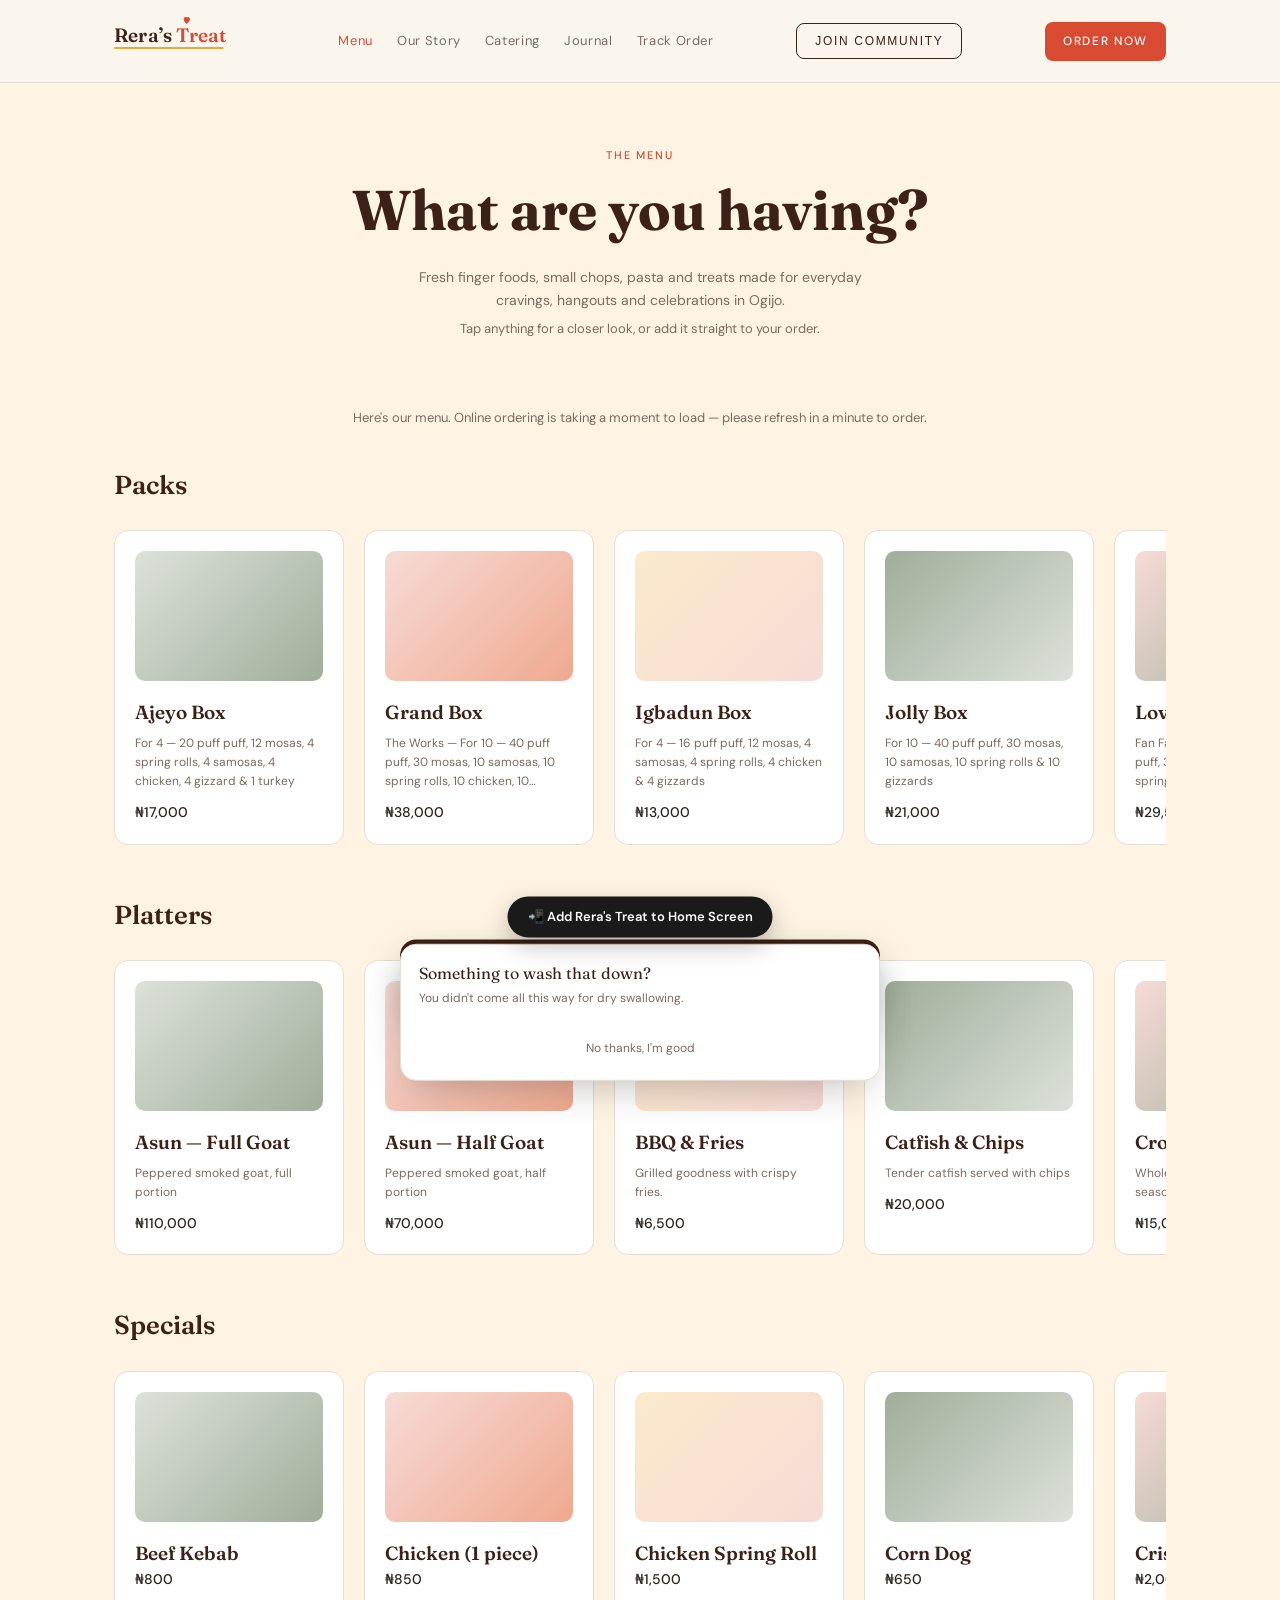
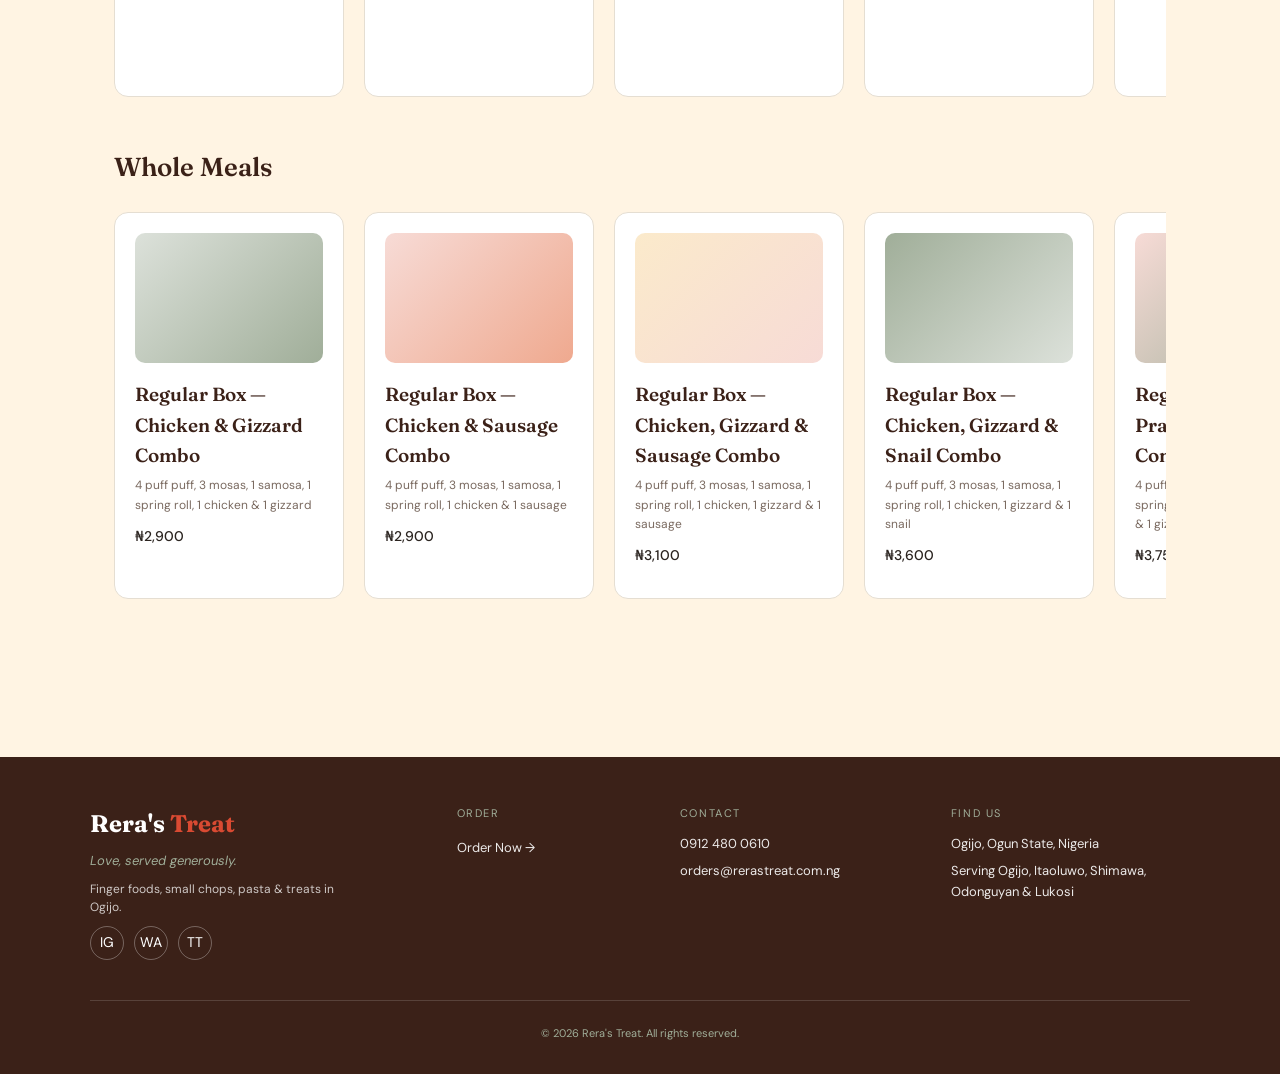
<file: menu.html>
<!DOCTYPE html>
<html lang="en">
<head>
<!-- Google tag (gtag.js) -->
<script async src="https://www.googletagmanager.com/gtag/js?id=G-MVVD33NMMS"></script>
<script>
  window.dataLayer = window.dataLayer || [];
  function gtag(){dataLayer.push(arguments);}
  gtag('js', new Date());

  gtag('config', 'G-MVVD33NMMS');
</script>
<meta charset="UTF-8">
<meta name="viewport" content="width=device-width, initial-scale=1.0">
<title>Menu — Rera's Treat</title>
<meta name="description" content="Fresh finger foods, small chops, pasta and treats made for everyday cravings, hangouts and celebrations in Ogijo. Browse the full Rera's Treat menu and order online.">
<link rel="icon" type="image/svg+xml" href="favicon.svg">
<link rel="manifest" href="/manifest.webmanifest">
<meta name="theme-color" content="#3B2118">
<link rel="apple-touch-icon" href="/apple-touch-icon.png">
<meta name="apple-mobile-web-app-capable" content="yes">
<meta name="apple-mobile-web-app-status-bar-style" content="black-translucent">
<meta name="apple-mobile-web-app-title" content="Rera's Treat">
<link href="https://fonts.googleapis.com/css2?family=Fraunces:wght@500;600;700&family=DM+Sans:wght@300;400;500;600&display=swap" rel="stylesheet">
<link rel="stylesheet" href="style.css">
<style>
  .menu-hero{padding:4rem 1.5rem 1rem;text-align:center}
  .menu-hero-title{font-size:clamp(36px,6vw,56px);font-weight:700;color:var(--green)}

  .menu-filter{display:flex;gap:10px;flex-wrap:wrap;justify-content:center;max-width:1100px;margin:0 auto;padding:2rem 1.5rem 0}
  .menu-empty-state{max-width:420px;margin:3rem auto 6rem;padding:0 1.5rem;text-align:center}
  .menu-empty-icon{width:110px;height:110px;margin:0 auto 1.5rem;border-radius:50%;background:linear-gradient(160deg,var(--pale-o),var(--pale-g));display:flex;align-items:center;justify-content:center;font-size:52px}
  .menu-empty-title{font-family:'Fraunces',serif;font-size:24px;font-weight:600;color:var(--green);margin-bottom:.5rem}
  .menu-empty-sub{font-size:14px;color:var(--muted)}
  .serves-banner{max-width:1100px;margin:1.5rem auto 0;padding:0 1.5rem;display:flex;align-items:center;justify-content:center;gap:14px;font-size:13px;color:var(--green)}
  .serves-banner-clear{color:var(--orange);font-weight:600;text-decoration:underline}
  .filter-pill{padding:9px 20px;border-radius:999px;border:1.5px solid var(--border);background:#fff;font-family:'DM Sans',sans-serif;font-size:12px;font-weight:500;color:var(--muted);cursor:pointer;transition:.15s}
  .filter-pill:hover{border-color:var(--orange)}
  .filter-pill.active{background:var(--orange);border-color:var(--orange);color:#fff}

  .category-section{max-width:1100px;margin:0 auto;padding:2.25rem 1.5rem 0}
  .category-section:last-of-type{padding-bottom:6rem}
  .category-title{font-family:'Fraunces',serif;font-size:26px;font-weight:600;color:var(--green);margin-bottom:1.25rem}
  .menu-slider-wrap{position:relative}
  .menu-grid{display:flex;gap:1.25rem;overflow-x:auto;scroll-snap-type:x proximity;scroll-behavior:smooth;padding:4px 2px 14px;-webkit-overflow-scrolling:touch}
  .menu-grid::-webkit-scrollbar{height:6px}
  .menu-grid::-webkit-scrollbar-track{background:transparent}
  .menu-grid::-webkit-scrollbar-thumb{background:var(--border);border-radius:3px}
  .slider-arrow{position:absolute;top:calc(50% - 20px);transform:translateY(-50%);width:36px;height:36px;border-radius:50%;border:1px solid var(--border);background:#fff;display:flex;align-items:center;justify-content:center;cursor:pointer;box-shadow:0 6px 16px -6px rgba(0,0,0,.25);z-index:5;font-size:16px;line-height:1;color:var(--green);transition:.15s}
  .slider-arrow:hover{border-color:var(--orange);color:var(--orange)}
  .slider-arrow-left{left:-8px}
  .slider-arrow-right{right:-8px}
  @media (max-width:640px){ .slider-arrow{display:none} }
  .menu-card{border:1px solid var(--border);border-radius:14px;padding:1.25rem;position:relative;cursor:pointer;transition:.2s;background:#fff;flex:0 0 230px;scroll-snap-align:start}
  .menu-card:hover{border-color:var(--orange);transform:translateY(-3px)}
  .menu-card.selected{border-color:var(--orange);background:var(--pale-o)}
  .menu-thumb{width:100%;height:130px;border-radius:10px;margin-bottom:1rem;background-size:contain;background-repeat:no-repeat;background-position:center;display:flex;align-items:center;justify-content:center;font-size:36px}
  .menu-card:nth-child(6n+1) .menu-thumb{background:linear-gradient(135deg,var(--pale-g),var(--leaf))}
  .menu-card:nth-child(6n+2) .menu-thumb{background:linear-gradient(135deg,var(--pale-o),#EFA98F)}
  .menu-card:nth-child(6n+3) .menu-thumb{background:linear-gradient(135deg,#FBEACB,var(--pale-o))}
  .menu-card:nth-child(6n+4) .menu-thumb{background:linear-gradient(135deg,var(--leaf),var(--pale-g))}
  .menu-card:nth-child(6n+5) .menu-thumb{background:linear-gradient(135deg,var(--pale-o),var(--leaf))}
  .menu-card:nth-child(6n+6) .menu-thumb{background:linear-gradient(135deg,var(--leaf),#EFA98F)}
  .menu-name{font-family:'Fraunces',serif;font-size:19px;font-weight:600;color:var(--green)}
  .menu-snapshot h3.menu-name{margin:0;line-height:inherit}
  .menu-snapshot .menu-card{cursor:default}
  .menu-snapshot .menu-card:hover{border-color:var(--border);transform:none}
  .menu-snapshot-note{text-align:center;color:var(--muted);font-size:13px;padding:1.25rem 1.5rem 0}
  .menu-desc{font-size:12px;color:var(--muted);margin:6px 0 10px;display:-webkit-box;-webkit-box-orient:vertical;-webkit-line-clamp:3;overflow:hidden}
  .menu-foot{display:flex;justify-content:space-between;align-items:center}
  .menu-price{font-size:14px;font-weight:500;color:var(--black)}
  .menu-qty-badge{position:absolute;top:10px;right:10px;background:var(--orange);color:#fff;font-size:11px;font-weight:700;padding:3px 9px;border-radius:999px;display:none;z-index:2}
  .menu-card.selected .menu-qty-badge{display:block}
  .menu-featured-badge{position:absolute;top:10px;left:10px;background:var(--gold);color:#fff;font-size:10px;font-weight:700;letter-spacing:.05em;text-transform:uppercase;padding:3px 9px;border-radius:999px;z-index:2}
  .menu-servings{font-size:11px;color:var(--muted);margin:-4px 0 8px}
  .menu-add-btn{background:var(--pale-o);color:var(--orange-dark);border:none;border-radius:999px;padding:6px 14px;font-size:12px;font-weight:600;cursor:pointer;transition:.15s;font-family:'DM Sans',sans-serif}
  .menu-add-btn:hover{background:var(--orange);color:#fff}
  .qty-btn{width:26px;height:26px;border-radius:50%;border:1.5px solid var(--orange);background:#fff;color:var(--orange);font-size:15px;font-weight:600;line-height:1;display:flex;align-items:center;justify-content:center;cursor:pointer;transition:.15s}
  .qty-btn:hover{background:var(--orange);color:#fff}
  .qty-value{font-size:14px;font-weight:600;color:var(--green);min-width:18px;text-align:center}

  .tray{position:fixed;bottom:20px;left:50%;transform:translateX(-50%) translateY(calc(100% + 60px));width:min(92%,480px);background:var(--green);border-radius:16px;padding:14px 18px;display:flex;align-items:center;justify-content:space-between;box-shadow:0 16px 40px -12px rgba(31,59,46,.5);transition:transform .3s ease;z-index:60}
  .tray.show{transform:translateX(-50%) translateY(0)}
  .tray-info{color:#fff}
  .tray-count{font-family:'Fraunces',serif;font-size:20px;font-weight:600}
  .tray-count span{color:var(--leaf)}
  .tray-sub{font-size:11px;color:var(--leaf);letter-spacing:.05em}
  .tray-btn{background:var(--orange);color:#fff;border:none;padding:12px 20px;border-radius:10px;font-size:11px;letter-spacing:.1em;text-transform:uppercase;font-weight:500;cursor:pointer;transition:.2s}
  .tray-btn:hover{background:var(--orange-dark)}
  .tray-btn:disabled{opacity:.6;cursor:not-allowed}

  .checkout-overlay{position:fixed;inset:0;background:rgba(31,26,20,.55);display:none;align-items:center;justify-content:center;z-index:100;padding:1.5rem}
  .checkout-overlay.show{display:flex}
  .checkout-modal{background:#fff;border-radius:16px;padding:2rem;width:min(92%,420px);max-height:88vh;overflow-y:auto;position:relative}
  .checkout-close{position:absolute;top:14px;right:16px;background:none;border:none;font-size:20px;color:var(--muted);cursor:pointer;line-height:1}
  .checkout-title{font-family:'Fraunces',serif;font-size:24px;font-weight:600;color:var(--green);margin-bottom:1.25rem}
  .checkout-sub{font-size:12px;color:var(--muted);margin:-.75rem 0 1.25rem}

  .order-type-options{display:flex;gap:12px;margin-bottom:1.5rem}
  .order-type-btn{flex:1;padding:1.1rem .75rem;border:1.5px solid var(--border);border-radius:10px;background:#fff;font-family:'DM Sans',sans-serif;font-size:13px;font-weight:500;color:var(--black);cursor:pointer;transition:.15s;text-align:center}
  .order-type-btn:hover{border-color:var(--orange)}
  .order-type-btn.selected{border-color:var(--orange);background:var(--pale-o);color:var(--orange-dark)}
  .pay-method-options{display:flex;gap:10px}
  .pay-method-btn{flex:1;padding:.85rem .5rem;border:1.5px solid var(--border);border-radius:10px;background:#fff;font-family:'DM Sans',sans-serif;font-size:13px;font-weight:500;color:var(--black);cursor:pointer;transition:.15s;text-align:center}
  .pay-method-btn:hover{border-color:var(--orange)}
  .pay-method-btn.selected{border-color:var(--orange);background:var(--pale-o);color:var(--orange-dark)}

  .checkout-form-group{margin-bottom:1.1rem}
  .checkout-label{display:block;font-size:11px;letter-spacing:.12em;text-transform:uppercase;color:var(--muted);font-weight:500;margin-bottom:6px}
  .checkout-input{width:100%;background:#fff;border:1px solid var(--border);border-radius:8px;padding:11px 14px;font-family:'DM Sans',sans-serif;font-size:13px;color:var(--black);outline:none;transition:border-color .2s}
  .checkout-input:focus{border-color:var(--orange)}

  .checkout-next-btn{width:100%;background:var(--orange);color:#fff;border:none;border-radius:8px;padding:14px;font-family:'DM Sans',sans-serif;font-size:11px;letter-spacing:.14em;text-transform:uppercase;font-weight:500;cursor:pointer;transition:.2s;margin-top:.5rem}
  .checkout-next-btn:hover{background:var(--orange-dark)}
  .checkout-next-btn:disabled{opacity:.6;cursor:not-allowed}
  .checkout-back-btn{width:100%;background:none;border:none;color:var(--muted);font-size:12px;padding:10px;cursor:pointer;text-align:center}

  .checkout-error{background:#FCEAEA;border:1px solid #E7A9A9;color:#A23B3B;font-size:12px;border-radius:8px;padding:10px 12px;margin-bottom:1rem;display:none}
  .checkout-error.show{display:block}

  .payment-box{background:var(--pale-g);border-radius:12px;padding:1.1rem;margin-bottom:1rem}
  .payment-row{display:flex;justify-content:space-between;font-size:13px;padding:6px 0;color:var(--black)}
  .payment-row span{color:var(--muted)}
  .payment-row strong{font-weight:600;color:var(--green)}
  .payment-amount{border-top:1px solid var(--border);margin-top:4px;padding-top:10px}
  .payment-amount strong{color:var(--orange-dark);font-size:16px}
  .payment-note{font-size:12px;color:var(--muted);margin-bottom:1rem;line-height:1.6}

  .checkout-success-icon{width:52px;height:52px;border-radius:50%;background:var(--pale-g);color:var(--green);font-size:24px;display:flex;align-items:center;justify-content:center;margin:0 auto 1rem}
  #stepDone .checkout-title{text-align:center}
  #ackMessage{font-size:13px;color:var(--muted);text-align:center;margin-bottom:1.5rem;line-height:1.7}
  .status-tracker{display:flex;flex-direction:column;gap:10px;margin-bottom:1.5rem;padding:1rem;background:var(--pale-g);border-radius:12px}
  .status-step{display:flex;align-items:center;gap:10px;font-size:13px;color:var(--muted)}
  .status-step-done{color:var(--green);font-weight:600}
  .status-dot{width:20px;height:20px;border-radius:50%;display:flex;align-items:center;justify-content:center;font-size:11px;border:1.5px solid var(--muted);color:var(--muted);flex-shrink:0}
  .status-step-done .status-dot{background:var(--green);border-color:var(--green);color:#fff}

  /* Cart review step */
  .cart-items{margin-bottom:.5rem;display:flex;flex-direction:column;gap:10px;max-height:240px;overflow-y:auto}
  .cart-item-row{display:flex;justify-content:space-between;align-items:center;font-size:13px;padding-bottom:8px;border-bottom:1px solid var(--border)}
  .cart-item-remove{background:none;border:none;color:var(--muted);font-size:11px;cursor:pointer;margin-left:8px;text-decoration:underline;font-family:'DM Sans',sans-serif}
  .cart-subtotal-row{display:flex;justify-content:space-between;font-size:14px;font-weight:600;color:var(--green);padding:12px 0;border-top:1px solid var(--border);margin-top:4px}
  .cart-pickup-note{font-size:12px;color:var(--muted);margin-top:2px}
  .cart-rera-note{font-family:'Fraunces',serif;font-style:italic;font-size:14px;color:var(--gold);margin:12px 0 4px;text-align:center}

  /* Product detail modal */
  .detail-overlay{position:fixed;inset:0;background:rgba(31,26,20,.55);display:none;align-items:center;justify-content:center;z-index:100;padding:1.5rem}
  .detail-overlay.show{display:flex}
  .detail-modal{background:#fff;border-radius:16px;padding:2rem;width:min(92%,420px);max-height:88vh;overflow-y:auto;position:relative}
  .detail-close{position:absolute;top:14px;right:16px;background:none;border:none;font-size:20px;color:var(--muted);cursor:pointer;line-height:1}
  .detail-thumb{width:100%;height:180px;border-radius:12px;margin-bottom:1.25rem;background-size:contain;background-repeat:no-repeat;background-position:center;display:flex;align-items:center;justify-content:center;font-size:48px;background-color:var(--pale-g)}
  .detail-name{font-family:'Fraunces',serif;font-size:24px;font-weight:600;color:var(--green);margin-bottom:.5rem}
  .detail-desc{font-size:13px;color:var(--muted);line-height:1.7;margin-bottom:1rem}
  .detail-servings{font-size:11px;letter-spacing:.08em;text-transform:uppercase;color:var(--orange);font-weight:600;margin:-0.5rem 0 1rem}
  .detail-contents{font-size:13px;color:var(--muted);line-height:1.8;margin:0 0 1rem;padding-left:1.1rem}
  .detail-price{font-size:18px;font-weight:600;color:var(--orange-dark);margin-bottom:1.25rem}
  .detail-qty-row{display:flex;justify-content:space-between;align-items:center;margin-bottom:1.25rem}
  .detail-added{display:none;text-align:center;color:var(--green);font-weight:600;margin-top:.75rem}

  /* Drink nudge */
  .drink-nudge{position:fixed;bottom:96px;left:50%;transform:translateX(-50%) translateY(calc(100% + 140px));width:min(92%,480px);background:#fff;border:1px solid var(--border);border-radius:16px;padding:16px 18px;box-shadow:0 16px 40px -12px rgba(43,36,32,.3);transition:transform .3s ease;z-index:110}
  .drink-nudge.show{transform:translateX(-50%) translateY(0)}
  .drink-nudge-title{font-family:'Fraunces',serif;font-size:16px;color:var(--green);margin-bottom:2px}
  .drink-nudge-sub{font-size:12px;color:var(--muted)}
  .drink-nudge-items{display:flex;flex-direction:column;gap:8px;margin:12px 0}
  .drink-nudge-item{display:flex;justify-content:space-between;align-items:center;padding:8px 10px;background:var(--pale-g);border-radius:10px;font-size:13px;gap:10px}
  .drink-nudge-add{background:var(--orange);color:#fff;border:none;border-radius:999px;padding:5px 12px;font-size:11px;font-weight:600;cursor:pointer;white-space:nowrap;font-family:'DM Sans',sans-serif}
  .drink-nudge-add:hover{background:var(--orange-dark)}
  .drink-nudge-dismiss{width:100%;background:none;border:none;color:var(--muted);font-size:12px;padding:8px;cursor:pointer;text-align:center;font-family:'DM Sans',sans-serif}

  /* Community modal */
  .community-overlay{position:fixed;inset:0;background:rgba(31,26,20,.55);display:none;align-items:center;justify-content:center;z-index:100;padding:1.5rem}
  .community-overlay.show{display:flex}
  .community-modal{background:#fff;border-radius:16px;padding:2rem;width:min(92%,460px);max-height:88vh;overflow-y:auto;position:relative}
  .community-close{position:absolute;top:14px;right:16px;background:none;border:none;font-size:20px;color:var(--muted);cursor:pointer;line-height:1}
  .community-title{font-family:'Fraunces',serif;font-size:26px;font-weight:600;color:var(--green);margin-bottom:.75rem}
  .community-intro{font-size:13px;color:var(--muted);line-height:1.7;margin-bottom:1.5rem}
  .community-error{background:#FCEAEA;border:1px solid #E7A9A9;color:#A23B3B;font-size:12px;border-radius:8px;padding:10px 12px;margin-bottom:1rem;display:none}
  .community-error.show{display:block}
  .community-success-icon{width:52px;height:52px;border-radius:50%;background:var(--pale-g);color:var(--green);font-size:24px;display:flex;align-items:center;justify-content:center;margin:0 auto 1rem}
  .community-form-group{margin-bottom:1.1rem}
  .community-label{display:block;font-size:11px;letter-spacing:.12em;text-transform:uppercase;color:var(--muted);font-weight:500;margin-bottom:6px}
  .community-input{width:100%;background:#fff;border:1px solid var(--border);border-radius:8px;padding:11px 14px;font-family:'DM Sans',sans-serif;font-size:13px;color:var(--black);transition:border-color .2s;outline:none}
  .community-input:focus{border-color:var(--orange)}
  .community-btn{width:100%;background:var(--orange);color:#fff;border:none;border-radius:8px;padding:14px;font-family:'DM Sans',sans-serif;font-size:11px;letter-spacing:.18em;text-transform:uppercase;font-weight:500;cursor:pointer;transition:background .2s,transform .2s;margin-top:.5rem}
  .community-btn:hover{background:var(--orange-dark);transform:translateY(-1px)}
  .community-btn:disabled{opacity:.6;cursor:not-allowed}
</style>
<!-- MENU_SCHEMA:START -->
<script type="application/ld+json">
{
  "@context": "https://schema.org",
  "@type": "Restaurant",
  "name": "Rera's Treat",
  "url": "https://rerastreat.com.ng",
  "servesCuisine": [
    "Nigerian",
    "Small chops",
    "Finger food"
  ],
  "address": {
    "@type": "PostalAddress",
    "addressLocality": "Ogijo",
    "addressRegion": "Ogun State",
    "addressCountry": "NG"
  },
  "hasMenu": {
    "@type": "Menu",
    "name": "Rera's Treat Menu",
    "url": "https://rerastreat.com.ng/menu.html",
    "hasMenuSection": [
      {
        "@type": "MenuSection",
        "name": "Packs",
        "hasMenuItem": [
          {
            "@type": "MenuItem",
            "name": "Ajeyo Box",
            "description": "For 4 — 20 puff puff, 12 mosas, 4 spring rolls, 4 samosas, 4 chicken, 4 gizzard & 1 turkey",
            "offers": {
              "@type": "Offer",
              "price": "17000.00",
              "priceCurrency": "NGN"
            }
          },
          {
            "@type": "MenuItem",
            "name": "Grand Box",
            "description": "The Works — For 10 — 40 puff puff, 30 mosas, 10 samosas, 10 spring rolls, 10 chicken, 10 gizzards & 10 snails",
            "offers": {
              "@type": "Offer",
              "price": "38000.00",
              "priceCurrency": "NGN"
            }
          },
          {
            "@type": "MenuItem",
            "name": "Igbadun Box",
            "description": "For 4 — 16 puff puff, 12 mosas, 4 samosas, 4 spring rolls, 4 chicken & 4 gizzards",
            "offers": {
              "@type": "Offer",
              "price": "13000.00",
              "priceCurrency": "NGN"
            }
          },
          {
            "@type": "MenuItem",
            "name": "Jolly Box",
            "description": "For 10 — 40 puff puff, 30 mosas, 10 samosas, 10 spring rolls & 10 gizzards",
            "offers": {
              "@type": "Offer",
              "price": "21000.00",
              "priceCurrency": "NGN"
            }
          },
          {
            "@type": "MenuItem",
            "name": "Love for All",
            "description": "Fan Favourite — For 10 — 40 puff puff, 30 mosas, 10 samosas, 10 spring rolls, 10 chicken & 10 gizzards",
            "offers": {
              "@type": "Offer",
              "price": "29500.00",
              "priceCurrency": "NGN"
            }
          },
          {
            "@type": "MenuItem",
            "name": "Sempe Box",
            "description": "For 4 — 16 puff puff, 12 mosas, 4 samosas, 4 spring rolls & 4 gizzards",
            "offers": {
              "@type": "Offer",
              "price": "9500.00",
              "priceCurrency": "NGN"
            }
          },
          {
            "@type": "MenuItem",
            "name": "Share Box of 2",
            "description": "For 10 — 40 puff puff, 30 mosas, 10 samosas, 10 spring rolls & 10 chicken",
            "offers": {
              "@type": "Offer",
              "price": "25500.00",
              "priceCurrency": "NGN"
            }
          },
          {
            "@type": "MenuItem",
            "name": "Solo Pack",
            "description": "8 puff puff, 6 mosas, 2 samosas, 2 spring rolls & 1 turkey",
            "offers": {
              "@type": "Offer",
              "price": "6500.00",
              "priceCurrency": "NGN"
            }
          }
        ]
      },
      {
        "@type": "MenuSection",
        "name": "Platters",
        "hasMenuItem": [
          {
            "@type": "MenuItem",
            "name": "Asun — Full Goat",
            "description": "Peppered smoked goat, full portion",
            "offers": {
              "@type": "Offer",
              "price": "110000.00",
              "priceCurrency": "NGN"
            }
          },
          {
            "@type": "MenuItem",
            "name": "Asun — Half Goat",
            "description": "Peppered smoked goat, half portion",
            "offers": {
              "@type": "Offer",
              "price": "70000.00",
              "priceCurrency": "NGN"
            }
          },
          {
            "@type": "MenuItem",
            "name": "BBQ & Fries",
            "description": "Grilled goodness with crispy fries.",
            "offers": {
              "@type": "Offer",
              "price": "6500.00",
              "priceCurrency": "NGN"
            }
          },
          {
            "@type": "MenuItem",
            "name": "Catfish & Chips",
            "description": "Tender catfish served with chips",
            "offers": {
              "@type": "Offer",
              "price": "20000.00",
              "priceCurrency": "NGN"
            }
          },
          {
            "@type": "MenuItem",
            "name": "Croaker & Chips",
            "description": "Whole croaker fish with seasoned chips",
            "offers": {
              "@type": "Offer",
              "price": "15000.00",
              "priceCurrency": "NGN"
            }
          }
        ]
      },
      {
        "@type": "MenuSection",
        "name": "Specials",
        "hasMenuItem": [
          {
            "@type": "MenuItem",
            "name": "Beef Kebab",
            "offers": {
              "@type": "Offer",
              "price": "800.00",
              "priceCurrency": "NGN"
            }
          },
          {
            "@type": "MenuItem",
            "name": "Chicken (1 piece)",
            "offers": {
              "@type": "Offer",
              "price": "850.00",
              "priceCurrency": "NGN"
            }
          },
          {
            "@type": "MenuItem",
            "name": "Chicken Spring Roll",
            "offers": {
              "@type": "Offer",
              "price": "1500.00",
              "priceCurrency": "NGN"
            }
          },
          {
            "@type": "MenuItem",
            "name": "Corn Dog",
            "offers": {
              "@type": "Offer",
              "price": "650.00",
              "priceCurrency": "NGN"
            }
          },
          {
            "@type": "MenuItem",
            "name": "Crispy Prawn",
            "offers": {
              "@type": "Offer",
              "price": "2000.00",
              "priceCurrency": "NGN"
            }
          },
          {
            "@type": "MenuItem",
            "name": "Extra Box / Packaging",
            "description": "Additional box or packaging for your order",
            "offers": {
              "@type": "Offer",
              "price": "1000.00",
              "priceCurrency": "NGN"
            }
          },
          {
            "@type": "MenuItem",
            "name": "Gizzard (1 piece)",
            "offers": {
              "@type": "Offer",
              "price": "400.00",
              "priceCurrency": "NGN"
            }
          },
          {
            "@type": "MenuItem",
            "name": "Money Bags",
            "offers": {
              "@type": "Offer",
              "price": "750.00",
              "priceCurrency": "NGN"
            }
          },
          {
            "@type": "MenuItem",
            "name": "Mosa (10 pieces)",
            "offers": {
              "@type": "Offer",
              "price": "2500.00",
              "priceCurrency": "NGN"
            }
          },
          {
            "@type": "MenuItem",
            "name": "Prawns & Mayo Roll",
            "offers": {
              "@type": "Offer",
              "price": "2000.00",
              "priceCurrency": "NGN"
            }
          },
          {
            "@type": "MenuItem",
            "name": "Puff Puff (10 pieces)",
            "offers": {
              "@type": "Offer",
              "price": "2500.00",
              "priceCurrency": "NGN"
            }
          },
          {
            "@type": "MenuItem",
            "name": "Puffpuff",
            "description": "A spicy puffpuff",
            "offers": {
              "@type": "Offer",
              "price": "500.00",
              "priceCurrency": "NGN"
            }
          },
          {
            "@type": "MenuItem",
            "name": "Samosa",
            "offers": {
              "@type": "Offer",
              "price": "350.00",
              "priceCurrency": "NGN"
            }
          },
          {
            "@type": "MenuItem",
            "name": "Snails",
            "offers": {
              "@type": "Offer",
              "price": "1500.00",
              "priceCurrency": "NGN"
            }
          },
          {
            "@type": "MenuItem",
            "name": "Spring Roll",
            "offers": {
              "@type": "Offer",
              "price": "350.00",
              "priceCurrency": "NGN"
            }
          }
        ]
      },
      {
        "@type": "MenuSection",
        "name": "Whole Meals",
        "hasMenuItem": [
          {
            "@type": "MenuItem",
            "name": "Regular Box — Chicken & Gizzard Combo",
            "description": "4 puff puff, 3 mosas, 1 samosa, 1 spring roll, 1 chicken & 1 gizzard",
            "offers": {
              "@type": "Offer",
              "price": "2900.00",
              "priceCurrency": "NGN"
            }
          },
          {
            "@type": "MenuItem",
            "name": "Regular Box — Chicken & Sausage Combo",
            "description": "4 puff puff, 3 mosas, 1 samosa, 1 spring roll, 1 chicken & 1 sausage",
            "offers": {
              "@type": "Offer",
              "price": "2900.00",
              "priceCurrency": "NGN"
            }
          },
          {
            "@type": "MenuItem",
            "name": "Regular Box — Chicken, Gizzard & Sausage Combo",
            "description": "4 puff puff, 3 mosas, 1 samosa, 1 spring roll, 1 chicken, 1 gizzard & 1 sausage",
            "offers": {
              "@type": "Offer",
              "price": "3100.00",
              "priceCurrency": "NGN"
            }
          },
          {
            "@type": "MenuItem",
            "name": "Regular Box — Chicken, Gizzard & Snail Combo",
            "description": "4 puff puff, 3 mosas, 1 samosa, 1 spring roll, 1 chicken, 1 gizzard & 1 snail",
            "offers": {
              "@type": "Offer",
              "price": "3600.00",
              "priceCurrency": "NGN"
            }
          },
          {
            "@type": "MenuItem",
            "name": "Regular Box — Prawn & Gizzard Combo",
            "description": "4 puff puff, 3 mosas, 1 samosa, 1 spring roll, prawn/crispy prawn & 1 gizzard",
            "offers": {
              "@type": "Offer",
              "price": "3750.00",
              "priceCurrency": "NGN"
            }
          },
          {
            "@type": "MenuItem",
            "name": "Regular Box — Puff Puff, Mosa, Samosa, Spring Roll & Chicken",
            "description": "4 puff puff, 3 mosas, 1 samosa, 1 spring roll & 1 chicken",
            "offers": {
              "@type": "Offer",
              "price": "2500.00",
              "priceCurrency": "NGN"
            }
          },
          {
            "@type": "MenuItem",
            "name": "Regular Box — Puff Puff, Mosa, Samosa, Spring Roll & Gizzard",
            "description": "4 puff puff, 3 mosas, 1 samosa, 1 spring roll & 1 gizzard",
            "offers": {
              "@type": "Offer",
              "price": "2250.00",
              "priceCurrency": "NGN"
            }
          }
        ]
      }
    ]
  }
}
</script>
<!-- MENU_SCHEMA:END -->
</head>
<body>

<nav>
  <div class="nav-inner">
    <a href="index.html" class="logo">
      <svg viewBox="0 0 220 62" height="40" role="img" aria-label="Rera's Treat">
        <path d="M108 5 C108 2.3 110.5 0.6 112.8 2.4 C115.1 0.6 117.6 2.3 117.6 5 C117.6 8.2 112.8 12.5 112.8 12.5 C112.8 12.5 108 8.2 108 5Z" fill="#D94A32"/>
        <text x="0" y="40" font-family="'Fraunces', Georgia, serif" font-size="30" font-weight="600" letter-spacing="0.3"><tspan fill="#3B2118">Rera&#8217;s </tspan><tspan fill="#D94A32">Treat</tspan></text>
        <rect x="0" y="48" width="170" height="3" rx="1.5" fill="#E9A83B"/>
      </svg>
    </a>
    <div class="nav-links">
      <a href="menu.html" class="active">Menu</a>
      <a href="about.html">Our Story</a>
      <a href="catering.html">Catering</a>
      <a href="journal.html">Journal</a>
      <a href="track-order.html">Track Order</a>
      <button type="button" class="btn btn-outline nav-community-mobile" data-open-community>Join Community</button>
    </div>
    <button type="button" class="nav-toggle" aria-label="Menu" aria-expanded="false">&#9776;</button>
    <button type="button" class="btn btn-outline" style="padding:10px 18px" data-open-community>Join Community</button>
    <a href="menu.html" class="btn btn-primary" style="padding:10px 18px">Order Now</a>
  </div>
</nav>

<section class="menu-hero">
  <div class="eyebrow">The Menu</div>
  <h1 class="menu-hero-title">What are you having?</h1>
  <p style="color:var(--muted);font-size:14px;margin-top:.75rem;max-width:480px;margin-left:auto;margin-right:auto">Fresh finger foods, small chops, pasta and treats made for everyday cravings, hangouts and celebrations in Ogijo.</p>
  <p style="color:var(--muted);font-size:13px;margin-top:.5rem" id="menuTapHint">Tap anything for a closer look, or add it straight to your order.</p>
</section>

<div class="serves-banner" id="servesBanner" style="display:none">
  <span id="servesBannerText"></span>
  <a href="menu.html" class="serves-banner-clear">View All</a>
</div>

<div class="menu-filter" id="menuFilter"></div>
<div id="menuSections">
  <!-- Filled in on every Netlify deploy by scripts/build-menu-snapshot.mjs
       from the live ReraOS menu. It's real, visible HTML so search engines
       and AI crawlers see dishes and prices, and visitors see the menu
       instantly; loadMenu() below swaps in the live, orderable menu. -->
  <!-- MENU_SNAPSHOT:START -->
<div class="menu-snapshot" id="menuSnapshot">
  <p class="menu-snapshot-note" id="menuLoadingState">Loading live menu…</p>
  <section class="category-section">
    <h2 class="category-title">Packs</h2>
    <div class="menu-grid">
      <div class="menu-card">
        <div class="menu-thumb"></div>
        <h3 class="menu-name">Ajeyo Box</h3>
        <div class="menu-desc">For 4 — 20 puff puff, 12 mosas, 4 spring rolls, 4 samosas, 4 chicken, 4 gizzard &amp; 1 turkey</div>
        <div class="menu-foot"><div class="menu-price">&#8358;17,000</div></div>
      </div>
      <div class="menu-card">
        <div class="menu-thumb"></div>
        <h3 class="menu-name">Grand Box</h3>
        <div class="menu-desc">The Works — For 10 — 40 puff puff, 30 mosas, 10 samosas, 10 spring rolls, 10 chicken, 10 gizzards &amp; 10 snails</div>
        <div class="menu-foot"><div class="menu-price">&#8358;38,000</div></div>
      </div>
      <div class="menu-card">
        <div class="menu-thumb"></div>
        <h3 class="menu-name">Igbadun Box</h3>
        <div class="menu-desc">For 4 — 16 puff puff, 12 mosas, 4 samosas, 4 spring rolls, 4 chicken &amp; 4 gizzards</div>
        <div class="menu-foot"><div class="menu-price">&#8358;13,000</div></div>
      </div>
      <div class="menu-card">
        <div class="menu-thumb"></div>
        <h3 class="menu-name">Jolly Box</h3>
        <div class="menu-desc">For 10 — 40 puff puff, 30 mosas, 10 samosas, 10 spring rolls &amp; 10 gizzards</div>
        <div class="menu-foot"><div class="menu-price">&#8358;21,000</div></div>
      </div>
      <div class="menu-card">
        <div class="menu-thumb"></div>
        <h3 class="menu-name">Love for All</h3>
        <div class="menu-desc">Fan Favourite — For 10 — 40 puff puff, 30 mosas, 10 samosas, 10 spring rolls, 10 chicken &amp; 10 gizzards</div>
        <div class="menu-foot"><div class="menu-price">&#8358;29,500</div></div>
      </div>
      <div class="menu-card">
        <div class="menu-thumb"></div>
        <h3 class="menu-name">Sempe Box</h3>
        <div class="menu-desc">For 4 — 16 puff puff, 12 mosas, 4 samosas, 4 spring rolls &amp; 4 gizzards</div>
        <div class="menu-foot"><div class="menu-price">&#8358;9,500</div></div>
      </div>
      <div class="menu-card">
        <div class="menu-thumb"></div>
        <h3 class="menu-name">Share Box of 2</h3>
        <div class="menu-desc">For 10 — 40 puff puff, 30 mosas, 10 samosas, 10 spring rolls &amp; 10 chicken</div>
        <div class="menu-foot"><div class="menu-price">&#8358;25,500</div></div>
      </div>
      <div class="menu-card">
        <div class="menu-thumb"></div>
        <h3 class="menu-name">Solo Pack</h3>
        <div class="menu-desc">8 puff puff, 6 mosas, 2 samosas, 2 spring rolls &amp; 1 turkey</div>
        <div class="menu-foot"><div class="menu-price">&#8358;6,500</div></div>
      </div>
    </div>
  </section>
  <section class="category-section">
    <h2 class="category-title">Platters</h2>
    <div class="menu-grid">
      <div class="menu-card">
        <div class="menu-thumb"></div>
        <h3 class="menu-name">Asun — Full Goat</h3>
        <div class="menu-desc">Peppered smoked goat, full portion</div>
        <div class="menu-foot"><div class="menu-price">&#8358;110,000</div></div>
      </div>
      <div class="menu-card">
        <div class="menu-thumb"></div>
        <h3 class="menu-name">Asun — Half Goat</h3>
        <div class="menu-desc">Peppered smoked goat, half portion</div>
        <div class="menu-foot"><div class="menu-price">&#8358;70,000</div></div>
      </div>
      <div class="menu-card">
        <div class="menu-thumb"></div>
        <h3 class="menu-name">BBQ &amp; Fries</h3>
        <div class="menu-desc">Grilled goodness with crispy fries.</div>
        <div class="menu-foot"><div class="menu-price">&#8358;6,500</div></div>
      </div>
      <div class="menu-card">
        <div class="menu-thumb"></div>
        <h3 class="menu-name">Catfish &amp; Chips</h3>
        <div class="menu-desc">Tender catfish served with chips</div>
        <div class="menu-foot"><div class="menu-price">&#8358;20,000</div></div>
      </div>
      <div class="menu-card">
        <div class="menu-thumb"></div>
        <h3 class="menu-name">Croaker &amp; Chips</h3>
        <div class="menu-desc">Whole croaker fish with seasoned chips</div>
        <div class="menu-foot"><div class="menu-price">&#8358;15,000</div></div>
      </div>
    </div>
  </section>
  <section class="category-section">
    <h2 class="category-title">Specials</h2>
    <div class="menu-grid">
      <div class="menu-card">
        <div class="menu-thumb"></div>
        <h3 class="menu-name">Beef Kebab</h3>
        <div class="menu-foot"><div class="menu-price">&#8358;800</div></div>
      </div>
      <div class="menu-card">
        <div class="menu-thumb"></div>
        <h3 class="menu-name">Chicken (1 piece)</h3>
        <div class="menu-foot"><div class="menu-price">&#8358;850</div></div>
      </div>
      <div class="menu-card">
        <div class="menu-thumb"></div>
        <h3 class="menu-name">Chicken Spring Roll</h3>
        <div class="menu-foot"><div class="menu-price">&#8358;1,500</div></div>
      </div>
      <div class="menu-card">
        <div class="menu-thumb"></div>
        <h3 class="menu-name">Corn Dog</h3>
        <div class="menu-foot"><div class="menu-price">&#8358;650</div></div>
      </div>
      <div class="menu-card">
        <div class="menu-thumb"></div>
        <h3 class="menu-name">Crispy Prawn</h3>
        <div class="menu-foot"><div class="menu-price">&#8358;2,000</div></div>
      </div>
      <div class="menu-card">
        <div class="menu-thumb"></div>
        <h3 class="menu-name">Extra Box / Packaging</h3>
        <div class="menu-desc">Additional box or packaging for your order</div>
        <div class="menu-foot"><div class="menu-price">&#8358;1,000</div></div>
      </div>
      <div class="menu-card">
        <div class="menu-thumb"></div>
        <h3 class="menu-name">Gizzard (1 piece)</h3>
        <div class="menu-foot"><div class="menu-price">&#8358;400</div></div>
      </div>
      <div class="menu-card">
        <div class="menu-thumb"></div>
        <h3 class="menu-name">Money Bags</h3>
        <div class="menu-foot"><div class="menu-price">&#8358;750</div></div>
      </div>
      <div class="menu-card">
        <div class="menu-thumb"></div>
        <h3 class="menu-name">Mosa (10 pieces)</h3>
        <div class="menu-foot"><div class="menu-price">&#8358;2,500</div></div>
      </div>
      <div class="menu-card">
        <div class="menu-thumb"></div>
        <h3 class="menu-name">Prawns &amp; Mayo Roll</h3>
        <div class="menu-foot"><div class="menu-price">&#8358;2,000</div></div>
      </div>
      <div class="menu-card">
        <div class="menu-thumb"></div>
        <h3 class="menu-name">Puff Puff (10 pieces)</h3>
        <div class="menu-foot"><div class="menu-price">&#8358;2,500</div></div>
      </div>
      <div class="menu-card">
        <div class="menu-thumb"></div>
        <h3 class="menu-name">Puffpuff</h3>
        <div class="menu-desc">A spicy puffpuff</div>
        <div class="menu-foot"><div class="menu-price">&#8358;500</div></div>
      </div>
      <div class="menu-card">
        <div class="menu-thumb"></div>
        <h3 class="menu-name">Samosa</h3>
        <div class="menu-foot"><div class="menu-price">&#8358;350</div></div>
      </div>
      <div class="menu-card">
        <div class="menu-thumb"></div>
        <h3 class="menu-name">Snails</h3>
        <div class="menu-foot"><div class="menu-price">&#8358;1,500</div></div>
      </div>
      <div class="menu-card">
        <div class="menu-thumb"></div>
        <h3 class="menu-name">Spring Roll</h3>
        <div class="menu-foot"><div class="menu-price">&#8358;350</div></div>
      </div>
    </div>
  </section>
  <section class="category-section">
    <h2 class="category-title">Whole Meals</h2>
    <div class="menu-grid">
      <div class="menu-card">
        <div class="menu-thumb"></div>
        <h3 class="menu-name">Regular Box — Chicken &amp; Gizzard Combo</h3>
        <div class="menu-desc">4 puff puff, 3 mosas, 1 samosa, 1 spring roll, 1 chicken &amp; 1 gizzard</div>
        <div class="menu-foot"><div class="menu-price">&#8358;2,900</div></div>
      </div>
      <div class="menu-card">
        <div class="menu-thumb"></div>
        <h3 class="menu-name">Regular Box — Chicken &amp; Sausage Combo</h3>
        <div class="menu-desc">4 puff puff, 3 mosas, 1 samosa, 1 spring roll, 1 chicken &amp; 1 sausage</div>
        <div class="menu-foot"><div class="menu-price">&#8358;2,900</div></div>
      </div>
      <div class="menu-card">
        <div class="menu-thumb"></div>
        <h3 class="menu-name">Regular Box — Chicken, Gizzard &amp; Sausage Combo</h3>
        <div class="menu-desc">4 puff puff, 3 mosas, 1 samosa, 1 spring roll, 1 chicken, 1 gizzard &amp; 1 sausage</div>
        <div class="menu-foot"><div class="menu-price">&#8358;3,100</div></div>
      </div>
      <div class="menu-card">
        <div class="menu-thumb"></div>
        <h3 class="menu-name">Regular Box — Chicken, Gizzard &amp; Snail Combo</h3>
        <div class="menu-desc">4 puff puff, 3 mosas, 1 samosa, 1 spring roll, 1 chicken, 1 gizzard &amp; 1 snail</div>
        <div class="menu-foot"><div class="menu-price">&#8358;3,600</div></div>
      </div>
      <div class="menu-card">
        <div class="menu-thumb"></div>
        <h3 class="menu-name">Regular Box — Prawn &amp; Gizzard Combo</h3>
        <div class="menu-desc">4 puff puff, 3 mosas, 1 samosa, 1 spring roll, prawn/crispy prawn &amp; 1 gizzard</div>
        <div class="menu-foot"><div class="menu-price">&#8358;3,750</div></div>
      </div>
      <div class="menu-card">
        <div class="menu-thumb"></div>
        <h3 class="menu-name">Regular Box — Puff Puff, Mosa, Samosa, Spring Roll &amp; Chicken</h3>
        <div class="menu-desc">4 puff puff, 3 mosas, 1 samosa, 1 spring roll &amp; 1 chicken</div>
        <div class="menu-foot"><div class="menu-price">&#8358;2,500</div></div>
      </div>
      <div class="menu-card">
        <div class="menu-thumb"></div>
        <h3 class="menu-name">Regular Box — Puff Puff, Mosa, Samosa, Spring Roll &amp; Gizzard</h3>
        <div class="menu-desc">4 puff puff, 3 mosas, 1 samosa, 1 spring roll &amp; 1 gizzard</div>
        <div class="menu-foot"><div class="menu-price">&#8358;2,250</div></div>
      </div>
    </div>
  </section>
</div>
<!-- MENU_SNAPSHOT:END -->
</div>

<div class="tray" id="tray">
  <div class="tray-info">
    <div class="tray-count"><span id="trayCount">0</span> items selected</div>
    <div class="tray-sub" id="trayTotal">₦0</div>
  </div>
  <button class="tray-btn" id="trayBtn">Checkout →</button>
</div>

<div class="drink-nudge" id="drinkNudge">
  <div class="drink-nudge-title">Something to wash that down?</div>
  <div class="drink-nudge-sub">You didn't come all this way for dry swallowing.</div>
  <div class="drink-nudge-items" id="drinkNudgeItems"></div>
  <button type="button" class="drink-nudge-dismiss" id="drinkNudgeDismiss">No thanks, I'm good</button>
</div>

<div class="detail-overlay" id="detailOverlay">
  <div class="detail-modal">
    <button class="detail-close" id="detailClose" aria-label="Close">×</button>
    <div class="detail-thumb" id="detailThumb"></div>
    <h3 class="detail-name" id="detailName"></h3>
    <p class="detail-desc" id="detailDesc"></p>
    <p class="detail-servings" id="detailServings" style="display:none"></p>
    <ul class="detail-contents" id="detailContents" style="display:none"></ul>
    <div class="detail-price" id="detailPrice"></div>
    <div class="detail-qty-row">
      <span class="checkout-label" style="margin:0">Quantity</span>
      <div class="qty-stepper" style="display:flex;align-items:center;gap:10px">
        <button class="qty-btn" type="button" id="detailQtyDec">−</button>
        <span class="qty-value" id="detailQtyValue">1</span>
        <button class="qty-btn" type="button" id="detailQtyInc">+</button>
      </div>
    </div>
    <button class="checkout-next-btn" id="detailAddBtn">Add to Order</button>
    <div class="detail-added" id="detailAdded">Added! ❤️</div>
  </div>
</div>

<div class="checkout-overlay" id="checkoutOverlay">
  <div class="checkout-modal">
    <button class="checkout-close" id="checkoutClose" aria-label="Close">×</button>

    <div class="checkout-step" id="stepOrderType">
      <h3 class="checkout-title">Confirm Pickup</h3>
      <div class="order-type-options">
        <!-- Dine In temporarily disabled — pickup only for now
        <button class="order-type-btn" type="button" data-type="DINE_IN">Dine In</button>
        -->
        <button class="order-type-btn" type="button" data-type="PICKUP">Pickup</button>
      </div>
      <button class="checkout-next-btn" id="orderTypeNext" disabled>Continue →</button>
    </div>

    <div class="checkout-step" id="stepCart">
      <h3 class="checkout-title">Your Treats</h3>
      <div class="cart-items" id="cartItems"></div>
      <div class="cart-subtotal-row">
        <span>Subtotal</span>
        <strong id="cartSubtotal"></strong>
      </div>
      <p class="cart-pickup-note">Pickup only — we'll have it ready for you at the counter.</p>
      <p class="cart-rera-note">Good choices.</p>
      <button class="checkout-next-btn" id="cartContinueBtn">Continue →</button>
    </div>

    <div class="checkout-step" id="stepDetails" style="display:none">
      <h3 class="checkout-title">Your Details</h3>
      <div class="checkout-error" id="detailsError"></div>
      <div class="checkout-form-group">
        <label class="checkout-label">Name</label>
        <input class="checkout-input" id="checkoutName" type="text" autocomplete="name">
      </div>
      <div class="checkout-form-group">
        <label class="checkout-label">Phone Number</label>
        <input class="checkout-input" id="checkoutPhone" type="tel" autocomplete="tel" placeholder="0912 345 6789">
      </div>
      <div class="checkout-form-group">
        <label class="checkout-label">Email (optional)</label>
        <input class="checkout-input" id="checkoutEmail" type="email" autocomplete="email" placeholder="you@example.com">
      </div>
      <div class="checkout-form-group" id="tableNumberGroup" style="display:none">
        <label class="checkout-label">Table Number</label>
        <input class="checkout-input" id="checkoutTableNumber" type="text" placeholder="e.g. 4">
      </div>
      <div class="checkout-form-group">
        <span class="checkout-label">How will you pay?</span>
        <div class="pay-method-options" role="radiogroup" aria-label="Payment method">
          <button class="pay-method-btn selected" type="button" role="radio" aria-checked="true" data-method="TRANSFER">Bank transfer</button>
          <button class="pay-method-btn" type="button" role="radio" aria-checked="false" data-method="CASH">Cash at the kitchen</button>
        </div>
      </div>
      <button class="checkout-next-btn" id="detailsNext">Continue →</button>
      <button class="checkout-back-btn" id="detailsBack" type="button">← Back</button>
    </div>

    <div class="checkout-step" id="stepPayment" style="display:none">
      <h3 class="checkout-title">Let's make it official.</h3>
      <div class="checkout-error" id="paymentError"></div>
      <div class="payment-box">
        <div class="payment-row"><span>Order</span><strong id="payOrderNumber"></strong></div>
        <div class="payment-row payment-amount"><span>Amount</span><strong id="payAmount"></strong></div>
      </div>
      <p class="payment-note">Transfer to</p>
      <div class="payment-box">
        <div class="payment-row"><span>Bank</span><strong id="payBank"></strong></div>
        <div class="payment-row"><span>Account Name</span><strong id="payAccountName"></strong></div>
        <div class="payment-row">
          <span>Account Number</span>
          <strong id="payAccountNumber"></strong>
        </div>
        <button type="button" class="cart-item-remove" id="copyAccountBtn" style="margin-top:8px">Copy Account Number</button>
      </div>
      <p class="payment-note">Transferred? Mark your order as paid below.</p>
      <button class="checkout-next-btn" id="paidBtn">I've Made Payment</button>
    </div>

    <div class="checkout-step" id="stepDone" style="display:none">
      <div class="checkout-success-icon">❤️</div>
      <h3 class="checkout-title">Your Rera is coming.</h3>
      <p id="ackMessage"></p>
      <div class="status-tracker">
        <div class="status-step status-step-done">
          <span class="status-dot">✓</span>
          <span>Order received</span>
        </div>
        <div class="status-step">
          <span class="status-dot">○</span>
          <span>Payment confirmed</span>
        </div>
        <div class="status-step">
          <span class="status-dot">○</span>
          <span>Being prepared</span>
        </div>
        <div class="status-step">
          <span class="status-dot">○</span>
          <span>Ready for pickup</span>
        </div>
        <div class="status-step">
          <span class="status-dot">○</span>
          <span>Enjoy!</span>
        </div>
      </div>
      <button class="checkout-next-btn" id="checkoutFinish">Done</button>
      <a class="checkout-back-btn" id="trackThisOrderLink" href="#" style="display:block;text-align:center">Track this order →</a>
    </div>
  </div>
</div>

<footer>
  <div class="footer-inner">
    <div>
      <div class="footer-brand">Rera's <span style="color:var(--orange)">Treat</span></div>
      <div class="footer-slogan">Love, served generously.</div>
      <p class="footer-desc">Finger foods, small chops, pasta &amp; treats in Ogijo.</p>
      <div class="footer-socials">
        <a class="footer-social-btn" href="https://www.instagram.com/rerastreats" target="_blank" title="Instagram">IG</a>
        <a class="footer-social-btn" href="https://wa.me/2349124800610" target="_blank" title="WhatsApp">WA</a>
        <a class="footer-social-btn" href="https://www.tiktok.com/@fingerfoodinogijo" target="_blank" title="TikTok">TT</a>
      </div>
    </div>
    <div>
      <div class="footer-col-title">Order</div>
      <a class="footer-line" href="/menu.html">Order Now →</a>
    </div>
    <div>
      <div class="footer-col-title">Contact</div>
      <div class="footer-line">0912 480 0610</div>
      <div class="footer-line">orders@rerastreat.com.ng</div>
    </div>
    <div>
      <div class="footer-col-title">Find Us</div>
      <div class="footer-line">Ogijo, Ogun State, Nigeria</div>
      <div class="footer-line">Serving Ogijo, Itaoluwo, Shimawa, Odonguyan &amp; Lukosi</div>
    </div>
  </div>
  <div class="footer-bottom">© 2026 Rera's Treat. All rights reserved.</div>
</footer>

<div class="community-overlay" id="communityOverlay">
  <div class="community-modal">
    <button class="community-close" id="communityClose" aria-label="Close">×</button>
    <h3 class="community-title">Join the Rera's Treat Community</h3>
    <p class="community-intro">We&rsquo;re bringing a little piece of Rera to Ogijo, and we&rsquo;d love to have you at the table. Join our community to be the first to know when we open, enjoy early treats and perks, and help us decide what we&rsquo;ll be serving.</p>

    <div class="community-error" id="communityError"></div>

    <div id="communitySuccessState" style="display:none;text-align:center">
      <div class="community-success-icon">✓</div>
      <p style="font-size:13px;color:var(--muted)">You're in! Keep an eye on your phone/email — a welcome message is on its way.</p>
    </div>

    <form id="communityForm">
      <div class="community-form-group">
        <label class="community-label">Name</label>
        <input class="community-input" type="text" id="communityName" required>
      </div>
      <div class="community-form-group">
        <label class="community-label">Phone (WhatsApp) or Email</label>
        <input class="community-input" type="text" id="communityContact" placeholder="0912 345 6789 or you@email.com" required>
      </div>
      <div class="community-form-group">
        <label class="community-label">Town</label>
        <select class="community-input" id="communityTown" required>
          <option value="">Select your town</option>
          <option value="OGIJO">Ogijo</option>
          <option value="ITAOLUWO">Itaoluwo</option>
          <option value="SHIMAWA">Shimawa</option>
          <option value="ODONGUYAN">Odonguyan</option>
          <option value="LUKOSI">Lukosi</option>
        </select>
      </div>
      <div class="community-form-group">
        <label class="community-label">What are you most excited to try? (optional)</label>
        <select class="community-input" id="communityMenuInterest">
          <option value="">No preference</option>
          <option value="SMALL_CHOPS">Small chops</option>
          <option value="FINGER_FOODS">Finger foods</option>
          <option value="PASTA">Pasta</option>
          <option value="DRINKS">Drinks</option>
        </select>
      </div>
      <button type="submit" class="community-btn" id="communitySubmit">Join the Community</button>
    </form>
  </div>
</div>

<script>
  const API_ORIGIN = 'https://reraos.onrender.com';
  const MENU_API_URL = `${API_ORIGIN}/whatsapp-sessions/menu`;

  function resolveImageUrl(path){
    if (!path) return null;
    return path.startsWith('http') ? path : `${API_ORIGIN}${path}`;
  }

  const menuFilter = document.getElementById('menuFilter');
  const menuSections = document.getElementById('menuSections');
  const selected = new Map();

  let allItems = [];
  let categories = [];
  let activeCategoryId = 'ALL';

  const SERVES_LABEL = { solo: 'Just me', few: 'A few of us', many: 'Quite a few of us' };
  const servesFilter = new URLSearchParams(window.location.search).get('serves');

  function servingsBucket(servingsText){
    if (!servingsText) return null;
    const match = String(servingsText).match(/\d+/);
    if (!match) return null;
    const n = parseInt(match[0], 10);
    if (n <= 1) return 'solo';
    if (n <= 5) return 'few';
    return 'many';
  }

  function fmt(n){ return '₦' + n.toLocaleString(); }

  function setCartQty(item, qty){
    if (qty <= 0) {
      selected.delete(item.id);
    } else {
      selected.set(item.id, { ...item, qty });
    }
    syncCardUI(item.id, qty);
    updateTray();
  }

  function addToCart(item, qtyDelta){
    const existing = selected.get(item.id);
    setCartQty(item, (existing ? existing.qty : 0) + qtyDelta);
  }

  function syncCardUI(itemId, qty){
    const card = menuSections.querySelector(`.menu-card[data-id="${itemId}"]`);
    if (!card) return;
    card.classList.toggle('selected', qty > 0);
    const badge = card.querySelector('.menu-qty-badge');
    if (badge) badge.textContent = `×${qty}`;
  }

  function buildCard(item){
    const card = document.createElement('div');
    card.className = 'menu-card';
    card.dataset.id = item.id;
    if (item.featured) card.classList.add('featured');
    card.innerHTML = `
      <div class="menu-qty-badge"></div>
      ${item.featured ? '<div class="menu-featured-badge">Featured</div>' : ''}
      <div class="menu-thumb">${item.image ? '' : '🍽️'}</div>
      <div class="menu-name">${item.name}</div>
      <div class="menu-desc">${item.desc}</div>
      ${item.servings ? `<div class="menu-servings">Serves ${item.servings}</div>` : ''}
      <div class="menu-foot">
        <div class="menu-price">${fmt(item.price)}</div>
        <button class="menu-add-btn" type="button">+ Add</button>
      </div>
    `;
    if (item.image) {
      const thumb = card.querySelector('.menu-thumb');
      thumb.style.backgroundImage = `url('${item.image}')`;
      thumb.style.backgroundColor = 'var(--pale-g)';
      thumb.style.backgroundSize = 'contain';
      thumb.style.backgroundRepeat = 'no-repeat';
      thumb.style.backgroundPosition = 'center';
    }

    const existing = selected.get(item.id);
    if (existing) {
      card.classList.add('selected');
      card.querySelector('.menu-qty-badge').textContent = `×${existing.qty}`;
    }

    card.addEventListener('click', () => openDetail(item));

    card.querySelector('.menu-add-btn').addEventListener('click', (e) => {
      e.stopPropagation();
      addToCart(item, 1);
    });

    return card;
  }

  function renderFilterPills(){
    menuFilter.innerHTML = '';

    const allPill = document.createElement('button');
    allPill.className = 'filter-pill' + (activeCategoryId === 'ALL' ? ' active' : '');
    allPill.type = 'button';
    allPill.textContent = 'All';
    allPill.addEventListener('click', () => { activeCategoryId = 'ALL'; renderMenu(); });
    menuFilter.appendChild(allPill);

    categories.forEach(cat => {
      const pill = document.createElement('button');
      pill.className = 'filter-pill' + (activeCategoryId === cat.id ? ' active' : '');
      pill.type = 'button';
      pill.textContent = cat.name;
      pill.addEventListener('click', () => { activeCategoryId = cat.id; renderMenu(); });
      menuFilter.appendChild(pill);
    });
  }

  function renderMenu(){
    if (allItems.length === 0) {
      menuFilter.innerHTML = '';
      document.getElementById('servesBanner').style.display = 'none';
      const tapHint = document.getElementById('menuTapHint');
      if (tapHint) tapHint.style.display = 'none';
      menuSections.innerHTML = `
        <div class="menu-empty-state">
          <div class="menu-empty-icon">🥣</div>
          <h2 class="menu-empty-title">We're simmering our menu.</h2>
          <p class="menu-empty-sub">Check back soon!</p>
        </div>
      `;
      return;
    }

    renderFilterPills();
    menuSections.innerHTML = '';

    const servesBanner = document.getElementById('servesBanner');
    const servesBannerText = document.getElementById('servesBannerText');
    let itemPool = allItems;

    if (servesFilter && SERVES_LABEL[servesFilter]) {
      const matching = allItems.filter(i => servingsBucket(i.servings) === servesFilter);
      servesBanner.style.display = 'flex';
      servesBannerText.textContent = matching.length > 0
        ? `Showing picks for "${SERVES_LABEL[servesFilter]}"`
        : `We haven't tagged picks for "${SERVES_LABEL[servesFilter]}" yet — here's the full menu.`;
      if (matching.length > 0) itemPool = matching;
    } else {
      servesBanner.style.display = 'none';
    }

    const categoriesToShow = activeCategoryId === 'ALL'
      ? categories
      : categories.filter(c => c.id === activeCategoryId);

    categoriesToShow.forEach(cat => {
      const items = itemPool.filter(i => i.categoryId === cat.id);
      if (items.length === 0) return;

      const section = document.createElement('section');
      section.className = 'category-section';
      section.innerHTML = `<h2 class="category-title">${cat.name}</h2>`;

      const sliderWrap = document.createElement('div');
      sliderWrap.className = 'menu-slider-wrap';

      const grid = document.createElement('div');
      grid.className = 'menu-grid';
      items.forEach(item => grid.appendChild(buildCard(item)));
      sliderWrap.appendChild(grid);

      if (items.length > 4) {
        const prevBtn = document.createElement('button');
        prevBtn.type = 'button';
        prevBtn.className = 'slider-arrow slider-arrow-left';
        prevBtn.setAttribute('aria-label', `Scroll ${cat.name} left`);
        prevBtn.textContent = '‹';
        prevBtn.addEventListener('click', () => grid.scrollBy({ left: -280, behavior: 'smooth' }));

        const nextBtn = document.createElement('button');
        nextBtn.type = 'button';
        nextBtn.className = 'slider-arrow slider-arrow-right';
        nextBtn.setAttribute('aria-label', `Scroll ${cat.name} right`);
        nextBtn.textContent = '›';
        nextBtn.addEventListener('click', () => grid.scrollBy({ left: 280, behavior: 'smooth' }));

        sliderWrap.appendChild(prevBtn);
        sliderWrap.appendChild(nextBtn);
      }

      section.appendChild(sliderWrap);
      menuSections.appendChild(section);
    });
  }

  async function loadMenu(){
    try {
      const res = await fetch(MENU_API_URL);
      if (!res.ok) throw new Error(`Menu request failed: ${res.status}`);
      const data = await res.json();
      const products = Array.isArray(data) ? data : (data.data || data.items || []);

      const seenCategories = new Map();
      const UNCATEGORIZED = { id: 'uncategorized', name: 'Other' };

      allItems = products
        .filter(p => p.status === 'ACTIVE' && p.isAvailable)
        .map(p => {
          const category = p.category || UNCATEGORIZED;
          if (!seenCategories.has(category.id)) {
            seenCategories.set(category.id, { id: category.id, name: category.name });
          }
          return {
            id: p.id,
            name: p.name,
            desc: p.description || '',
            price: Number(p.price),
            image: resolveImageUrl(Array.isArray(p.images) && p.images.length ? p.images[0] : null),
            categoryId: category.id,
            servings: p.servings || '',
            contents: Array.isArray(p.contents) ? p.contents : [],
            featured: Boolean(p.featured),
          };
        });

      categories = [...seenCategories.values()];

      renderMenu();
    } catch (err) {
      console.error('Could not load menu from ReraOS:', err);
      menuFilter.innerHTML = '';
      // Keep the pre-rendered menu on screen so people can still browse it.
      const snapshotNote = document.querySelector('#menuSnapshot .menu-snapshot-note');
      if (snapshotNote) {
        snapshotNote.textContent = "Here's our menu. Online ordering is taking a moment to load — please refresh in a minute to order.";
        return;
      }
      menuSections.innerHTML = '<p style="text-align:center;color:var(--muted);padding:2rem 1.5rem 6rem">Menu is temporarily unavailable. Please check back soon.</p>';
    }
  }

  loadMenu();

  const tray = document.getElementById('tray');
  const trayCount = document.getElementById('trayCount');
  const trayTotal = document.getElementById('trayTotal');
  const trayBtn = document.getElementById('trayBtn');

  function updateTray(){
    const count = [...selected.values()].reduce((s,i)=>s+i.qty,0);
    trayCount.textContent = count;
    const total = [...selected.values()].reduce((s,i)=>s+i.price*i.qty,0);
    trayTotal.textContent = fmt(total);
    tray.classList.toggle('show', count > 0);
  }

  // --- Product detail modal ---
  const detailOverlay = document.getElementById('detailOverlay');
  const detailClose = document.getElementById('detailClose');
  const detailThumb = document.getElementById('detailThumb');
  const detailName = document.getElementById('detailName');
  const detailDesc = document.getElementById('detailDesc');
  const detailServings = document.getElementById('detailServings');
  const detailContents = document.getElementById('detailContents');
  const detailPrice = document.getElementById('detailPrice');
  const detailQtyValue = document.getElementById('detailQtyValue');
  const detailQtyDec = document.getElementById('detailQtyDec');
  const detailQtyInc = document.getElementById('detailQtyInc');
  const detailAddBtn = document.getElementById('detailAddBtn');
  const detailAdded = document.getElementById('detailAdded');

  let detailItem = null;
  let detailQty = 1;

  function openDetail(item){
    detailItem = item;
    const existing = selected.get(item.id);
    detailQty = existing ? existing.qty : 1;

    detailName.textContent = item.name;
    detailDesc.textContent = item.desc || '';

    if (item.servings) {
      detailServings.textContent = `Serves ${item.servings}`;
      detailServings.style.display = 'block';
    } else {
      detailServings.style.display = 'none';
    }

    if (item.contents && item.contents.length > 0) {
      detailContents.innerHTML = item.contents.map(line => `<li>${line}</li>`).join('');
      detailContents.style.display = 'block';
    } else {
      detailContents.innerHTML = '';
      detailContents.style.display = 'none';
    }

    detailPrice.textContent = fmt(item.price);
    detailThumb.style.backgroundImage = item.image ? `url('${item.image}')` : '';
    detailThumb.textContent = item.image ? '' : '🍽️';
    detailQtyValue.textContent = detailQty;
    detailAdded.style.display = 'none';
    detailAddBtn.style.display = 'block';
    detailAddBtn.textContent = existing ? 'Update Order' : 'Add to Order';

    detailOverlay.classList.add('show');
  }

  function closeDetail(){
    detailOverlay.classList.remove('show');
  }

  detailClose.addEventListener('click', closeDetail);
  detailOverlay.addEventListener('click', (e) => { if (e.target === detailOverlay) closeDetail(); });

  detailQtyDec.addEventListener('click', () => {
    if (detailQty > 1) {
      detailQty--;
      detailQtyValue.textContent = detailQty;
    }
  });

  detailQtyInc.addEventListener('click', () => {
    detailQty++;
    detailQtyValue.textContent = detailQty;
  });

  detailAddBtn.addEventListener('click', () => {
    setCartQty(detailItem, detailQty);
    detailAddBtn.style.display = 'none';
    detailAdded.style.display = 'block';
    setTimeout(() => {
      closeDetail();
    }, 900);
  });

  // --- Drink nudge ---
  const drinkNudge = document.getElementById('drinkNudge');
  const drinkNudgeItems = document.getElementById('drinkNudgeItems');
  const drinkNudgeDismiss = document.getElementById('drinkNudgeDismiss');
  let drinkNudgeShown = false;
  let pendingDrinkNudgeContinue = null;

  function findDrinksCategory(){
    return categories.find(c => c.name.trim().toLowerCase() === 'drinks');
  }

  // Shown once, right before checkout (not on every add-to-cart) - a single
  // nudge to grab a drink, easily dismissed if they don't want one.
  function maybeShowDrinkNudge(onContinue){
    if (drinkNudgeShown) { onContinue(); return; }

    const drinksCategory = findDrinksCategory();
    if (!drinksCategory) { onContinue(); return; }

    const hasDrinkInCart = [...selected.values()].some(i => i.categoryId === drinksCategory.id);
    if (hasDrinkInCart) { onContinue(); return; }

    const drinkItems = allItems.filter(i => i.categoryId === drinksCategory.id).slice(0, 4);
    if (drinkItems.length === 0) { onContinue(); return; }

    drinkNudgeShown = true;
    pendingDrinkNudgeContinue = onContinue;
    drinkNudgeItems.innerHTML = '';
    drinkItems.forEach(item => {
      const row = document.createElement('div');
      row.className = 'drink-nudge-item';

      const label = document.createElement('span');
      label.textContent = `${item.name} — ${fmt(item.price)}`;

      const addBtn = document.createElement('button');
      addBtn.type = 'button';
      addBtn.className = 'drink-nudge-add';
      addBtn.textContent = '+ Add';
      addBtn.addEventListener('click', () => {
        addToCart(item, 1);
        dismissDrinkNudge();
      });

      row.appendChild(label);
      row.appendChild(addBtn);
      drinkNudgeItems.appendChild(row);
    });

    drinkNudge.classList.add('show');
  }

  function dismissDrinkNudge(){
    drinkNudge.classList.remove('show');
    if (pendingDrinkNudgeContinue) {
      const cont = pendingDrinkNudgeContinue;
      pendingDrinkNudgeContinue = null;
      cont();
    }
  }

  drinkNudgeDismiss.addEventListener('click', dismissDrinkNudge);

  // --- Checkout flow: cart review -> order type -> name/phone -> payment -> acknowledgement ---
  const checkoutOverlay = document.getElementById('checkoutOverlay');
  const checkoutClose = document.getElementById('checkoutClose');
  const stepOrderType = document.getElementById('stepOrderType');
  const stepCart = document.getElementById('stepCart');
  const cartItemsEl = document.getElementById('cartItems');
  const cartSubtotal = document.getElementById('cartSubtotal');
  const cartContinueBtn = document.getElementById('cartContinueBtn');
  const stepDetails = document.getElementById('stepDetails');
  const stepPayment = document.getElementById('stepPayment');
  const stepDone = document.getElementById('stepDone');
  const orderTypeNext = document.getElementById('orderTypeNext');
  const detailsNext = document.getElementById('detailsNext');
  const detailsBack = document.getElementById('detailsBack');
  const detailsError = document.getElementById('detailsError');
  const paidBtn = document.getElementById('paidBtn');
  const paymentError = document.getElementById('paymentError');
  const checkoutFinish = document.getElementById('checkoutFinish');
  const checkoutName = document.getElementById('checkoutName');
  const checkoutPhone = document.getElementById('checkoutPhone');
  const checkoutEmail = document.getElementById('checkoutEmail');
  const tableNumberGroup = document.getElementById('tableNumberGroup');
  const checkoutTableNumber = document.getElementById('checkoutTableNumber');

  let checkoutPaymentMethod = 'TRANSFER';
  let checkoutOrderType = null;
  let checkoutSessionId = null;

  function showStep(step){
    [stepOrderType, stepCart, stepDetails, stepPayment, stepDone].forEach(s => s.style.display = 'none');
    step.style.display = 'block';
  }

  function showError(el, message){
    el.textContent = message;
    el.classList.add('show');
  }

  function clearError(el){
    el.textContent = '';
    el.classList.remove('show');
  }

  function renderCartStep(){
    cartItemsEl.innerHTML = '';
    let subtotal = 0;

    [...selected.values()].forEach(item => {
      subtotal += item.price * item.qty;

      const row = document.createElement('div');
      row.className = 'cart-item-row';

      const label = document.createElement('span');
      label.textContent = `${item.name} × ${item.qty}`;

      const right = document.createElement('span');
      right.textContent = fmt(item.price * item.qty);

      const removeBtn = document.createElement('button');
      removeBtn.type = 'button';
      removeBtn.className = 'cart-item-remove';
      removeBtn.textContent = 'Remove';
      removeBtn.addEventListener('click', () => {
        setCartQty(item, 0);
        if (selected.size === 0) {
          closeCheckout();
        } else {
          renderCartStep();
        }
      });

      right.appendChild(removeBtn);
      row.appendChild(label);
      row.appendChild(right);
      cartItemsEl.appendChild(row);
    });

    cartSubtotal.textContent = fmt(subtotal);
  }

  function openCheckout(){
    // Pickup is the only order type for now (Dine In disabled above) —
    // skip the order-type step and go straight from cart review to details.
    checkoutOrderType = 'PICKUP';
    setPaymentMethod('TRANSFER');
    checkoutSessionId = null;
    checkoutName.value = '';
    checkoutPhone.value = '';
    checkoutTableNumber.value = '';
    tableNumberGroup.style.display = 'none';
    clearError(detailsError);
    clearError(paymentError);
    renderCartStep();
    showStep(stepCart);
    checkoutOverlay.classList.add('show');
  }

  function closeCheckout(){
    checkoutOverlay.classList.remove('show');
  }

  trayBtn.addEventListener('click', openCheckout);
  checkoutClose.addEventListener('click', closeCheckout);
  cartContinueBtn.addEventListener('click', () => {
    maybeShowDrinkNudge(() => showStep(stepDetails));
  });
  detailsBack.addEventListener('click', () => showStep(stepCart));

  document.querySelectorAll('.order-type-btn').forEach(btn => {
    btn.addEventListener('click', () => {
      document.querySelectorAll('.order-type-btn').forEach(b => b.classList.remove('selected'));
      btn.classList.add('selected');
      checkoutOrderType = btn.dataset.type;
      orderTypeNext.disabled = false;
    });
  });

  function setPaymentMethod(method){
    checkoutPaymentMethod = method;
    document.querySelectorAll('.pay-method-btn').forEach(b => {
      const isSelected = b.dataset.method === method;
      b.classList.toggle('selected', isSelected);
      b.setAttribute('aria-checked', String(isSelected));
    });
  }

  document.querySelectorAll('.pay-method-btn').forEach(btn => {
    btn.addEventListener('click', () => setPaymentMethod(btn.dataset.method));
  });

  // Shared by both payment paths: show the confirmation screen and empty the cart.
  function finishOrder(orderNumber, message){
    document.getElementById('ackMessage').textContent = message;
    document.getElementById('trackThisOrderLink').href = `track-order.html?order=${encodeURIComponent(orderNumber)}`;

    selected.clear();
    document.querySelectorAll('.menu-card.selected').forEach(c => c.classList.remove('selected'));
    updateTray();

    showStep(stepDone);
  }

  orderTypeNext.addEventListener('click', () => {
    tableNumberGroup.style.display = checkoutOrderType === 'DINE_IN' ? 'block' : 'none';
    showStep(stepDetails);
  });

  detailsNext.addEventListener('click', async () => {
    clearError(detailsError);
    const name = checkoutName.value.trim();
    const phone = checkoutPhone.value.trim();
    const email = checkoutEmail.value.trim();
    const tableNumber = checkoutTableNumber.value.trim();

    if (!name || !phone) {
      showError(detailsError, 'Please enter your name and phone number.');
      return;
    }

    if (email && !/^[^\s@]+@[^\s@]+\.[^\s@]+$/.test(email)) {
      showError(detailsError, 'That email address doesn\'t look right.');
      return;
    }

    if (checkoutOrderType === 'DINE_IN' && !tableNumber) {
      showError(detailsError, 'Please enter your table number.');
      return;
    }

    detailsNext.disabled = true;
    detailsNext.textContent = 'Please wait…';

    try {
      const cartItems = [...selected.values()].map(i => ({ productId: i.id, quantity: i.qty }));

      const sessionRes = await fetch(`${API_ORIGIN}/whatsapp-sessions`, {
        method: 'POST',
        headers: { 'Content-Type': 'application/json' },
        body: JSON.stringify({
          customerPhone: phone,
          customerName: name,
          ...(email ? { customerEmail: email } : {}),
        }),
      });
      if (!sessionRes.ok) {
        const body = await sessionRes.json().catch(() => null);
        throw new Error(body?.message || 'Could not start your order session.');
      }
      const session = await sessionRes.json();

      const updateRes = await fetch(`${API_ORIGIN}/whatsapp-sessions/${session.id}`, {
        method: 'PATCH',
        headers: { 'Content-Type': 'application/json' },
        body: JSON.stringify({
          customerName: name,
          orderType: checkoutOrderType,
          cartItems,
          ...(checkoutOrderType === 'DINE_IN' ? { tableNumber } : {}),
        }),
      });
      if (!updateRes.ok) {
        const body = await updateRes.json().catch(() => null);
        throw new Error(body?.message || 'Could not update your cart.');
      }

      // Cash is paid in person, so it's only offered for orders collected at the kitchen.
      const paymentMethod = checkoutOrderType === 'DELIVERY' ? 'TRANSFER' : checkoutPaymentMethod;
      const checkoutRes = await fetch(`${API_ORIGIN}/whatsapp-sessions/${session.id}/checkout`, {
        method: 'POST',
        headers: { 'Content-Type': 'application/json' },
        body: JSON.stringify({ paymentMethod }),
      });
      if (!checkoutRes.ok) {
        const body = await checkoutRes.json().catch(() => null);
        throw new Error(body?.message || 'Could not place your order.');
      }
      const { order, paymentAccount } = await checkoutRes.json();

      checkoutSessionId = session.id;

      // Cash orders (or an API that returns no account) have nothing to
      // transfer, so skip the bank-details step.
      if (paymentMethod === 'CASH' || !paymentAccount) {
        finishOrder(
          order.orderNumber,
          `Order #${order.orderNumber} — please pay ${fmt(Number(order.totalAmount))} in cash at the kitchen when you pick up.`,
        );
        return;
      }

      document.getElementById('payOrderNumber').textContent = order.orderNumber;
      document.getElementById('payBank').textContent = paymentAccount.bankName;
      document.getElementById('payAccountName').textContent = paymentAccount.accountName;
      document.getElementById('payAccountNumber').textContent = paymentAccount.accountNumber;
      document.getElementById('payAmount').textContent = fmt(Number(order.totalAmount));

      showStep(stepPayment);
    } catch (err) {
      console.error(err);
      showError(detailsError, err.message || 'Something went wrong. Please try again.');
    } finally {
      detailsNext.disabled = false;
      detailsNext.textContent = 'Continue →';
    }
  });

  const copyAccountBtn = document.getElementById('copyAccountBtn');
  copyAccountBtn.addEventListener('click', async () => {
    const accountNumber = document.getElementById('payAccountNumber').textContent;
    try {
      await navigator.clipboard.writeText(accountNumber);
      const original = copyAccountBtn.textContent;
      copyAccountBtn.textContent = 'Copied!';
      setTimeout(() => { copyAccountBtn.textContent = original; }, 1500);
    } catch (err) {
      console.error('Could not copy account number', err);
    }
  });

  paidBtn.addEventListener('click', async () => {
    clearError(paymentError);
    paidBtn.disabled = true;
    paidBtn.textContent = 'Please wait…';

    try {
      const res = await fetch(`${API_ORIGIN}/whatsapp-sessions/${checkoutSessionId}/mark-paid`, {
        method: 'POST',
      });
      if (!res.ok) throw new Error('Could not confirm your payment. Please try again.');
      const order = await res.json();

      finishOrder(
        order.orderNumber,
        `Order #${order.orderNumber} — we've received your payment notification and are confirming your order.`,
      );
    } catch (err) {
      console.error(err);
      showError(paymentError, err.message || 'Something went wrong. Please try again.');
    } finally {
      paidBtn.disabled = false;
      paidBtn.textContent = 'I Have Paid';
    }
  });

  checkoutFinish.addEventListener('click', closeCheckout);

  const communityOverlay = document.getElementById('communityOverlay');
  const communityClose = document.getElementById('communityClose');
  const communityForm = document.getElementById('communityForm');
  const communityError = document.getElementById('communityError');
  const communitySuccessState = document.getElementById('communitySuccessState');
  const communitySubmit = document.getElementById('communitySubmit');

  document.querySelectorAll('[data-open-community]').forEach(btn => {
    btn.addEventListener('click', () => {
      communityOverlay.classList.add('show');
    });
  });

  communityClose.addEventListener('click', () => {
    communityOverlay.classList.remove('show');
  });

  communityOverlay.addEventListener('click', (e) => {
    if (e.target === communityOverlay) communityOverlay.classList.remove('show');
  });

  communityForm.addEventListener('submit', async (e) => {
    e.preventDefault();
    communityError.textContent = '';
    communityError.classList.remove('show');

    const name = document.getElementById('communityName').value.trim();
    const contact = document.getElementById('communityContact').value.trim();
    const town = document.getElementById('communityTown').value;
    const menuInterest = document.getElementById('communityMenuInterest').value;

    if (!name || !contact || !town) {
      communityError.textContent = 'Please fill in your name, contact, and town.';
      communityError.classList.add('show');
      return;
    }

    communitySubmit.disabled = true;
    communitySubmit.textContent = 'Joining…';

    try {
      const res = await fetch(`${API_ORIGIN}/community`, {
        method: 'POST',
        headers: { 'Content-Type': 'application/json' },
        body: JSON.stringify({
          name,
          contact,
          town,
          menuInterest: menuInterest || undefined,
        }),
      });

      if (!res.ok) {
        const body = await res.json().catch(() => null);
        throw new Error(body?.message || 'Something went wrong. Please try again.');
      }

      communityForm.style.display = 'none';
      communitySuccessState.style.display = 'block';
    } catch (err) {
      communityError.textContent = err.message || 'Something went wrong. Please try again.';
      communityError.classList.add('show');
    } finally {
      communitySubmit.disabled = false;
      communitySubmit.textContent = 'Join the Community';
    }
  });
</script>

<script src="nav-toggle.js" defer></script>
<script src="nav-events.js" defer></script>
<script>
  if ('serviceWorker' in navigator) {
    window.addEventListener('load', () => navigator.serviceWorker.register('/sw.js').catch(() => {}));
  }
</script>
<script src="/install-nudge.js" defer></script>
</body>
</html>
</file>
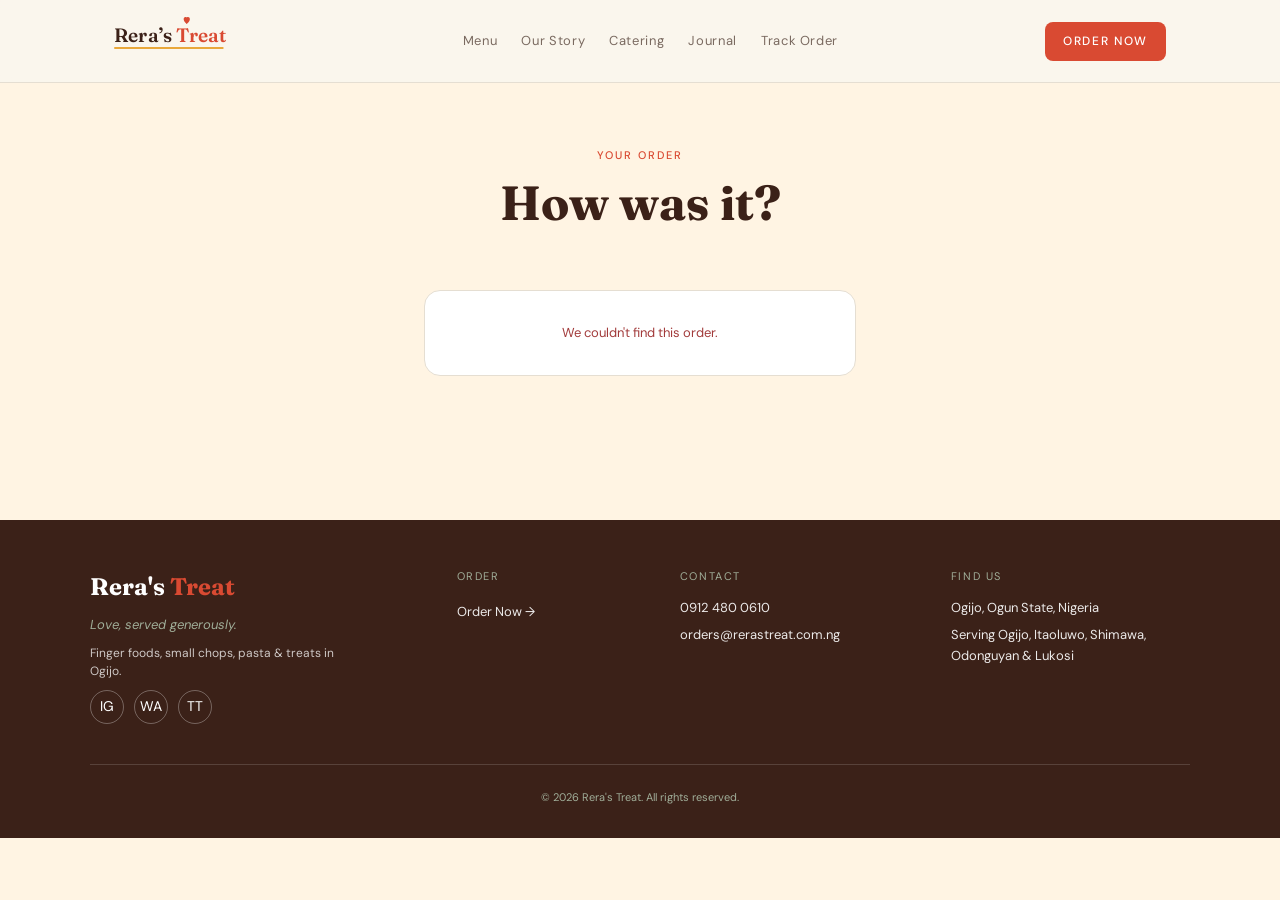
<file: review.html>
<!DOCTYPE html>
<html lang="en">
<head>
<!-- Google tag (gtag.js) -->
<script async src="https://www.googletagmanager.com/gtag/js?id=G-MVVD33NMMS"></script>
<script>
  window.dataLayer = window.dataLayer || [];
  function gtag(){dataLayer.push(arguments);}
  gtag('js', new Date());

  gtag('config', 'G-MVVD33NMMS');
</script>
<meta charset="UTF-8">
<meta name="viewport" content="width=device-width, initial-scale=1.0">
<title>Leave a Review — Rera's Treat</title>
<link rel="icon" type="image/svg+xml" href="/favicon.svg">
<link href="https://fonts.googleapis.com/css2?family=Fraunces:wght@500;600;700&family=DM+Sans:wght@300;400;500;600&display=swap" rel="stylesheet">
<link rel="stylesheet" href="/style.css">
<style>
  .rv-hero{padding:4rem 1.5rem 1rem;text-align:center}
  .rv-hero-title{font-size:clamp(32px,5vw,48px);font-weight:700;color:var(--green)}
  .rv-wrap{max-width:480px;margin:0 auto;padding:2rem 1.5rem 6rem}
  .rv-card{background:#fff;border:1px solid var(--border);border-radius:16px;padding:2rem}
  .rv-intro{font-size:14px;color:var(--muted);line-height:1.7;margin-bottom:1.5rem;text-align:center}

  .checkout-form-group{margin-bottom:1.1rem}
  .checkout-label{display:block;font-size:11px;letter-spacing:.12em;text-transform:uppercase;color:var(--muted);font-weight:500;margin-bottom:6px}
  .checkout-input{width:100%;background:#fff;border:1px solid var(--border);border-radius:8px;padding:11px 14px;font-family:'DM Sans',sans-serif;font-size:13px;color:var(--black);outline:none;transition:border-color .2s}
  .checkout-input:focus{border-color:var(--orange)}
  textarea.checkout-input{resize:vertical;min-height:80px}
  .checkout-next-btn{width:100%;background:var(--orange);color:#fff;border:none;border-radius:8px;padding:14px;font-family:'DM Sans',sans-serif;font-size:11px;letter-spacing:.14em;text-transform:uppercase;font-weight:500;cursor:pointer;transition:.2s;margin-top:.5rem}
  .checkout-next-btn:hover{background:var(--orange-dark)}
  .checkout-next-btn:disabled{opacity:.6;cursor:not-allowed}
  .checkout-error{background:#FCEAEA;border:1px solid #E7A9A9;color:#A23B3B;font-size:12px;border-radius:8px;padding:10px 12px;margin-bottom:1rem;display:none}
  .checkout-error.show{display:block}

  .rv-rating{display:flex;gap:8px;justify-content:center;margin-bottom:1.5rem}
  .rv-star{font-size:32px;cursor:pointer;color:var(--border);transition:color .15s}
  .rv-star.active{color:var(--gold,#D9A441)}

  .rv-success-icon{width:52px;height:52px;border-radius:50%;background:var(--pale-g);color:var(--green);font-size:24px;display:flex;align-items:center;justify-content:center;margin:0 auto 1rem}
  .rv-success-text{font-size:13px;color:var(--muted);text-align:center;line-height:1.7}
</style>
</head>
<body>

<nav>
  <div class="nav-inner">
    <a href="/index.html" class="logo">
      <svg viewBox="0 0 220 62" height="40" role="img" aria-label="Rera's Treat">
        <path d="M108 5 C108 2.3 110.5 0.6 112.8 2.4 C115.1 0.6 117.6 2.3 117.6 5 C117.6 8.2 112.8 12.5 112.8 12.5 C112.8 12.5 108 8.2 108 5Z" fill="#D94A32"/>
        <text x="0" y="40" font-family="'Fraunces', Georgia, serif" font-size="30" font-weight="600" letter-spacing="0.3"><tspan fill="#3B2118">Rera&#8217;s </tspan><tspan fill="#D94A32">Treat</tspan></text>
        <rect x="0" y="48" width="170" height="3" rx="1.5" fill="#E9A83B"/>
      </svg>
    </a>
    <div class="nav-links">
      <a href="/menu.html">Menu</a>
      <a href="/about.html">Our Story</a>
      <a href="/catering.html">Catering</a>
      <a href="/journal">Journal</a>
      <a href="/track-order.html">Track Order</a>
    </div>
    <button type="button" class="nav-toggle" aria-label="Menu" aria-expanded="false">&#9776;</button>
    <a href="/menu.html" class="btn btn-primary" style="padding:10px 18px">Order Now</a>
  </div>
</nav>

<section class="rv-hero">
  <div class="eyebrow">Your Order</div>
  <h1 class="rv-hero-title" id="rvTitle">How was it?</h1>
</section>

<section class="rv-wrap">
  <div class="rv-card">
    <div id="loadingState">
      <p style="text-align:center;color:var(--muted);font-size:13px">Loading…</p>
    </div>

    <div id="notFoundState" style="display:none">
      <p style="text-align:center;color:#A23B3B;font-size:13px">We couldn't find this order.</p>
    </div>

    <div id="notReadyState" style="display:none">
      <p style="text-align:center;color:var(--muted);font-size:13px">This order isn't marked complete yet — check back once it's been delivered or picked up.</p>
    </div>

    <div id="alreadySubmittedState" style="display:none;text-align:center">
      <div class="rv-success-icon">✓</div>
      <p class="rv-success-text">Thanks — we've already got your review on this order. We really appreciate it!</p>
    </div>

    <div id="formState" style="display:none">
      <p class="rv-intro" id="rvIntro"></p>

      <div class="checkout-error" id="rvError"></div>

      <form id="rvForm">
        <div class="rv-rating" id="rvRating">
          <span class="rv-star" data-value="1">★</span>
          <span class="rv-star" data-value="2">★</span>
          <span class="rv-star" data-value="3">★</span>
          <span class="rv-star" data-value="4">★</span>
          <span class="rv-star" data-value="5">★</span>
        </div>

        <div class="checkout-form-group">
          <label class="checkout-label">Tell us more (optional)</label>
          <textarea class="checkout-input" id="rvText" placeholder="What did you think?"></textarea>
        </div>

        <button type="submit" class="checkout-next-btn" id="rvSubmit">Send Review</button>
      </form>
    </div>

    <div id="successState" style="display:none;text-align:center">
      <div class="rv-success-icon">✓</div>
      <p class="rv-success-text">Thank you! We read every review.<br>Come hungry again soon.</p>
    </div>
  </div>
</section>

<footer>
  <div class="footer-inner">
    <div>
      <div class="footer-brand">Rera's <span style="color:var(--orange)">Treat</span></div>
      <div class="footer-slogan">Love, served generously.</div>
      <p class="footer-desc">Finger foods, small chops, pasta &amp; treats in Ogijo.</p>
      <div class="footer-socials">
        <a class="footer-social-btn" href="https://www.instagram.com/rerastreats" target="_blank" title="Instagram">IG</a>
        <a class="footer-social-btn" href="https://wa.me/2349124800610" target="_blank" title="WhatsApp">WA</a>
        <a class="footer-social-btn" href="https://www.tiktok.com/@fingerfoodinogijo" target="_blank" title="TikTok">TT</a>
      </div>
    </div>
    <div>
      <div class="footer-col-title">Order</div>
      <a class="footer-line" href="/menu.html">Order Now →</a>
    </div>
    <div>
      <div class="footer-col-title">Contact</div>
      <div class="footer-line">0912 480 0610</div>
      <div class="footer-line">orders@rerastreat.com.ng</div>
    </div>
    <div>
      <div class="footer-col-title">Find Us</div>
      <div class="footer-line">Ogijo, Ogun State, Nigeria</div>
      <div class="footer-line">Serving Ogijo, Itaoluwo, Shimawa, Odonguyan &amp; Lukosi</div>
    </div>
  </div>
  <div class="footer-bottom">© 2026 Rera's Treat. All rights reserved.</div>
</footer>

<script>
  const API_ORIGIN = 'https://reraos.onrender.com';

  const params = new URLSearchParams(window.location.search);
  const orderId = params.get('order');

  const loadingState = document.getElementById('loadingState');
  const notFoundState = document.getElementById('notFoundState');
  const notReadyState = document.getElementById('notReadyState');
  const alreadySubmittedState = document.getElementById('alreadySubmittedState');
  const formState = document.getElementById('formState');
  const successState = document.getElementById('successState');
  const rvIntro = document.getElementById('rvIntro');
  const rvForm = document.getElementById('rvForm');
  const rvError = document.getElementById('rvError');
  const rvSubmit = document.getElementById('rvSubmit');
  const rvText = document.getElementById('rvText');
  const stars = Array.from(document.querySelectorAll('.rv-star'));

  let selectedRating = 0;

  stars.forEach((star) => {
    star.addEventListener('click', () => {
      selectedRating = Number(star.dataset.value);
      stars.forEach((s) => s.classList.toggle('active', Number(s.dataset.value) <= selectedRating));
    });
  });

  function showError(message) {
    rvError.textContent = message;
    rvError.classList.add('show');
  }

  async function loadOrder() {
    if (!orderId) {
      loadingState.style.display = 'none';
      notFoundState.style.display = 'block';
      return;
    }

    try {
      const res = await fetch(`${API_ORIGIN}/public/orders/${encodeURIComponent(orderId)}/review-eligibility`);
      if (res.status === 404) throw new Error('not found');
      const data = await res.json();

      loadingState.style.display = 'none';

      if (!res.ok) {
        notReadyState.style.display = 'block';
        return;
      }

      if (data.alreadyReviewed) {
        alreadySubmittedState.style.display = 'block';
        return;
      }

      rvIntro.textContent = `Thanks for your order, ${data.customerName}! We'd love to know what you thought.`;
      formState.style.display = 'block';
    } catch (err) {
      loadingState.style.display = 'none';
      notFoundState.style.display = 'block';
    }
  }

  rvForm.addEventListener('submit', async (e) => {
    e.preventDefault();
    rvError.classList.remove('show');

    if (!selectedRating) {
      showError('Please select a star rating.');
      return;
    }

    rvSubmit.disabled = true;
    rvSubmit.textContent = 'Sending…';

    try {
      const res = await fetch(`${API_ORIGIN}/public/orders/${encodeURIComponent(orderId)}/review`, {
        method: 'POST',
        headers: { 'Content-Type': 'application/json' },
        body: JSON.stringify({
          rating: selectedRating,
          comment: rvText.value.trim() || undefined,
        }),
      });

      if (!res.ok) throw new Error('Something went wrong. Please try again.');

      formState.style.display = 'none';
      successState.style.display = 'block';
    } catch (err) {
      showError(err.message || 'Something went wrong. Please try again.');
    } finally {
      rvSubmit.disabled = false;
      rvSubmit.textContent = 'Send Review';
    }
  });

  loadOrder();
</script>

<script src="/nav-toggle.js" defer></script>
<script src="/nav-events.js" defer></script>
</body>
</html>
</file>
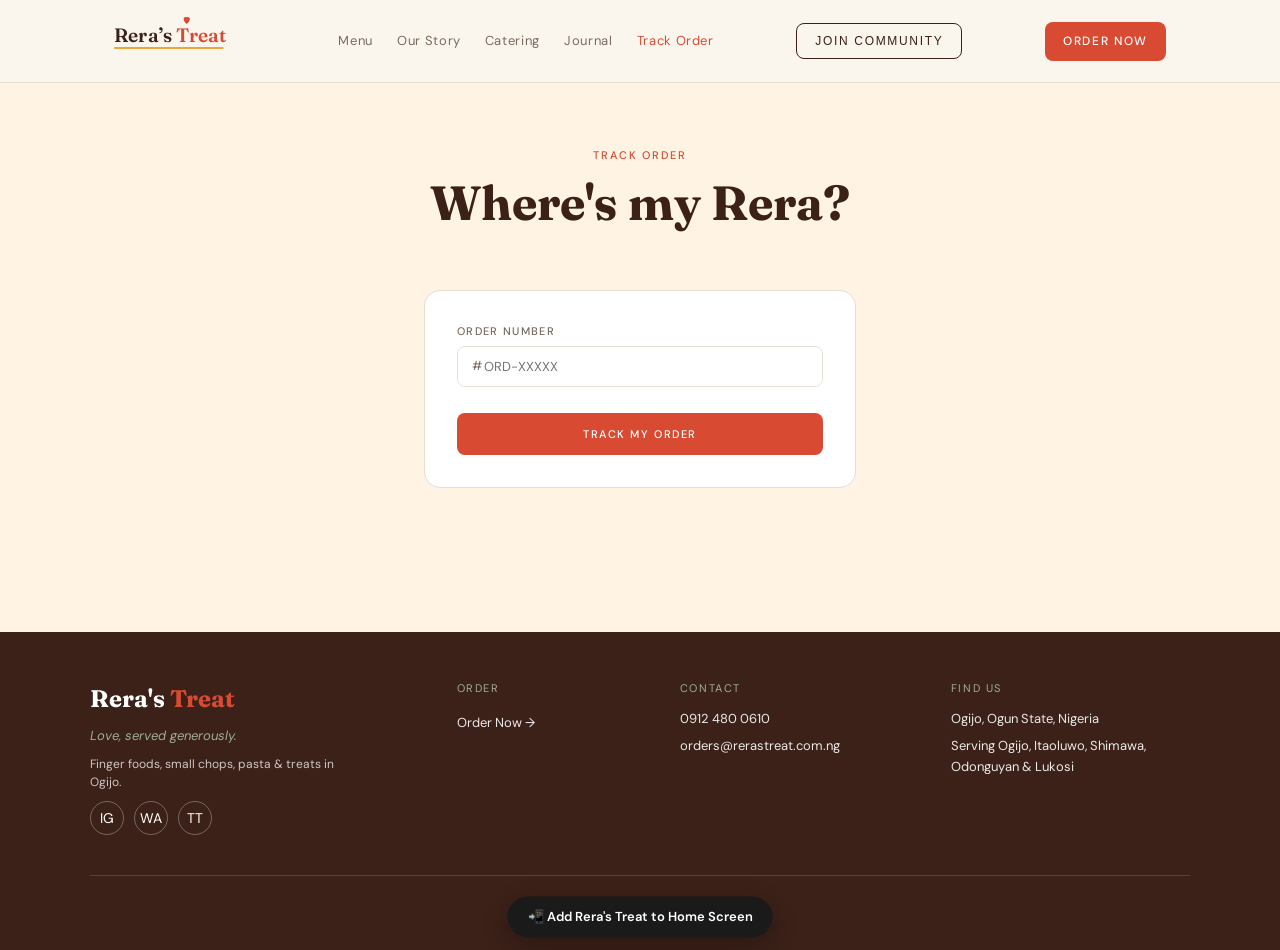
<file: track-order.html>
<!DOCTYPE html>
<html lang="en">
<head>
<!-- Google tag (gtag.js) -->
<script async src="https://www.googletagmanager.com/gtag/js?id=G-MVVD33NMMS"></script>
<script>
  window.dataLayer = window.dataLayer || [];
  function gtag(){dataLayer.push(arguments);}
  gtag('js', new Date());

  gtag('config', 'G-MVVD33NMMS');
</script>
<meta charset="UTF-8">
<meta name="viewport" content="width=device-width, initial-scale=1.0">
<title>Track Your Order — Rera's Treat</title>
<link rel="icon" type="image/svg+xml" href="favicon.svg">
<link rel="manifest" href="/manifest.webmanifest">
<meta name="theme-color" content="#3B2118">
<link rel="apple-touch-icon" href="/apple-touch-icon.png">
<meta name="apple-mobile-web-app-capable" content="yes">
<meta name="apple-mobile-web-app-status-bar-style" content="black-translucent">
<meta name="apple-mobile-web-app-title" content="Rera's Treat">
<link href="https://fonts.googleapis.com/css2?family=Fraunces:wght@500;600;700&family=DM+Sans:wght@300;400;500;600&display=swap" rel="stylesheet">
<link rel="stylesheet" href="style.css">
<style>
  .track-hero{padding:4rem 1.5rem 1rem;text-align:center}
  .track-hero-title{font-size:clamp(32px,5vw,48px);font-weight:700;color:var(--green)}
  .track-wrap{max-width:480px;margin:0 auto;padding:2rem 1.5rem 6rem}

  .track-card{background:#fff;border:1px solid var(--border);border-radius:16px;padding:2rem}

  .checkout-form-group{margin-bottom:1.1rem}
  .checkout-label{display:block;font-size:11px;letter-spacing:.12em;text-transform:uppercase;color:var(--muted);font-weight:500;margin-bottom:6px}
  .checkout-input{width:100%;background:#fff;border:1px solid var(--border);border-radius:8px;padding:11px 14px;font-family:'DM Sans',sans-serif;font-size:13px;color:var(--black);outline:none;transition:border-color .2s}
  .checkout-input:focus{border-color:var(--orange)}
  .checkout-next-btn{width:100%;background:var(--orange);color:#fff;border:none;border-radius:8px;padding:14px;font-family:'DM Sans',sans-serif;font-size:11px;letter-spacing:.14em;text-transform:uppercase;font-weight:500;cursor:pointer;transition:.2s;margin-top:.5rem}
  .checkout-next-btn:hover{background:var(--orange-dark)}
  .checkout-next-btn:disabled{opacity:.6;cursor:not-allowed}
  .checkout-back-btn{width:100%;background:none;border:none;color:var(--muted);font-size:12px;padding:10px;cursor:pointer;text-align:center;font-family:'DM Sans',sans-serif}
  .checkout-error{background:#FCEAEA;border:1px solid #E7A9A9;color:#A23B3B;font-size:12px;border-radius:8px;padding:10px 12px;margin-bottom:1rem;display:none}
  .checkout-error.show{display:block}

  .order-number-group{display:flex;align-items:stretch;border:1px solid var(--border);border-radius:8px;overflow:hidden;transition:border-color .2s}
  .order-number-group:focus-within{border-color:var(--orange)}
  .order-number-prefix{display:flex;align-items:center;padding:0 0 0 14px;font-family:'DM Sans',sans-serif;font-size:13px;color:var(--muted);background:#fff}
  .order-number-input.checkout-input{border:none;border-radius:0;padding-left:2px}
  .order-number-input.checkout-input:focus{border-color:transparent}

  .track-order-number{font-family:'Fraunces',serif;font-size:22px;font-weight:600;color:var(--green);text-align:center;margin-bottom:.25rem}
  .track-headline{font-size:13px;color:var(--muted);text-align:center;margin-bottom:1.5rem;line-height:1.6}
  .track-items{font-size:12px;color:var(--muted);text-align:center;margin-bottom:1.5rem}

  .status-tracker{display:flex;flex-direction:column;gap:10px;margin-bottom:1.5rem;padding:1rem;background:var(--pale-g);border-radius:12px}
  .status-step{display:flex;align-items:center;gap:10px;font-size:13px;color:var(--muted)}
  .status-step-done{color:var(--green);font-weight:600}
  .status-dot{width:20px;height:20px;border-radius:50%;display:flex;align-items:center;justify-content:center;font-size:11px;border:1.5px solid var(--muted);color:var(--muted);flex-shrink:0}
  .status-step-done .status-dot{background:var(--green);border-color:var(--green);color:#fff}
  .status-cancelled{text-align:center;color:#A23B3B;font-size:13px;padding:1rem;background:#FCEAEA;border-radius:12px;margin-bottom:1.5rem}

  /* Community modal */
  .community-overlay{position:fixed;inset:0;background:rgba(31,26,20,.55);display:none;align-items:center;justify-content:center;z-index:100;padding:1.5rem}
  .community-overlay.show{display:flex}
  .community-modal{background:#fff;border-radius:16px;padding:2rem;width:min(92%,460px);max-height:88vh;overflow-y:auto;position:relative}
  .community-close{position:absolute;top:14px;right:16px;background:none;border:none;font-size:20px;color:var(--muted);cursor:pointer;line-height:1}
  .community-title{font-family:'Fraunces',serif;font-size:26px;font-weight:600;color:var(--green);margin-bottom:.75rem}
  .community-intro{font-size:13px;color:var(--muted);line-height:1.7;margin-bottom:1.5rem}
  .community-error{background:#FCEAEA;border:1px solid #E7A9A9;color:#A23B3B;font-size:12px;border-radius:8px;padding:10px 12px;margin-bottom:1rem;display:none}
  .community-error.show{display:block}
  .community-success-icon{width:52px;height:52px;border-radius:50%;background:var(--pale-g);color:var(--green);font-size:24px;display:flex;align-items:center;justify-content:center;margin:0 auto 1rem}
  .community-form-group{margin-bottom:1.1rem}
  .community-label{display:block;font-size:11px;letter-spacing:.12em;text-transform:uppercase;color:var(--muted);font-weight:500;margin-bottom:6px}
  .community-input{width:100%;background:#fff;border:1px solid var(--border);border-radius:8px;padding:11px 14px;font-family:'DM Sans',sans-serif;font-size:13px;color:var(--black);transition:border-color .2s;outline:none}
  .community-input:focus{border-color:var(--orange)}
  .community-btn{width:100%;background:var(--orange);color:#fff;border:none;border-radius:8px;padding:14px;font-family:'DM Sans',sans-serif;font-size:11px;letter-spacing:.18em;text-transform:uppercase;font-weight:500;cursor:pointer;transition:background .2s,transform .2s;margin-top:.5rem}
  .community-btn:hover{background:var(--orange-dark);transform:translateY(-1px)}
  .community-btn:disabled{opacity:.6;cursor:not-allowed}
</style>
</head>
<body>

<nav>
  <div class="nav-inner">
    <a href="index.html" class="logo">
      <svg viewBox="0 0 220 62" height="40" role="img" aria-label="Rera's Treat">
        <path d="M108 5 C108 2.3 110.5 0.6 112.8 2.4 C115.1 0.6 117.6 2.3 117.6 5 C117.6 8.2 112.8 12.5 112.8 12.5 C112.8 12.5 108 8.2 108 5Z" fill="#D94A32"/>
        <text x="0" y="40" font-family="'Fraunces', Georgia, serif" font-size="30" font-weight="600" letter-spacing="0.3"><tspan fill="#3B2118">Rera&#8217;s </tspan><tspan fill="#D94A32">Treat</tspan></text>
        <rect x="0" y="48" width="170" height="3" rx="1.5" fill="#E9A83B"/>
      </svg>
    </a>
    <div class="nav-links">
      <a href="menu.html">Menu</a>
      <a href="about.html">Our Story</a>
      <a href="catering.html">Catering</a>
      <a href="journal.html">Journal</a>
      <a href="track-order.html" class="active">Track Order</a>
      <button type="button" class="btn btn-outline nav-community-mobile" data-open-community>Join Community</button>
    </div>
    <button type="button" class="nav-toggle" aria-label="Menu" aria-expanded="false">&#9776;</button>
    <button type="button" class="btn btn-outline" style="padding:10px 18px" data-open-community>Join Community</button>
    <a href="menu.html" class="btn btn-primary" style="padding:10px 18px">Order Now</a>
  </div>
</nav>

<section class="track-hero">
  <div class="eyebrow">Track Order</div>
  <h1 class="track-hero-title">Where's my Rera?</h1>
</section>

<section class="track-wrap">
  <div class="track-card">
    <div id="lookupState">
      <div class="checkout-form-group">
        <label class="checkout-label">Order Number</label>
        <div class="order-number-group">
          <span class="order-number-prefix">#</span>
          <input class="checkout-input order-number-input" id="orderNumberInput" type="text" placeholder="ORD-XXXXX">
        </div>
      </div>
      <div class="checkout-error" id="lookupError"></div>
      <button class="checkout-next-btn" id="trackBtn">Track My Order</button>
    </div>

    <div id="resultState" style="display:none">
      <div class="track-order-number" id="trackOrderNumber"></div>
      <p class="track-headline" id="trackHeadline"></p>
      <div id="trackTrackerWrap"></div>
      <button type="button" class="checkout-back-btn" id="trackAnotherBtn">← Track a different order</button>
    </div>
  </div>
</section>

<footer>
  <div class="footer-inner">
    <div>
      <div class="footer-brand">Rera's <span style="color:var(--orange)">Treat</span></div>
      <div class="footer-slogan">Love, served generously.</div>
      <p class="footer-desc">Finger foods, small chops, pasta &amp; treats in Ogijo.</p>
      <div class="footer-socials">
        <a class="footer-social-btn" href="https://www.instagram.com/rerastreats" target="_blank" title="Instagram">IG</a>
        <a class="footer-social-btn" href="https://wa.me/2349124800610" target="_blank" title="WhatsApp">WA</a>
        <a class="footer-social-btn" href="https://www.tiktok.com/@fingerfoodinogijo" target="_blank" title="TikTok">TT</a>
      </div>
    </div>
    <div>
      <div class="footer-col-title">Order</div>
      <a class="footer-line" href="/menu.html">Order Now →</a>
    </div>
    <div>
      <div class="footer-col-title">Contact</div>
      <div class="footer-line">0912 480 0610</div>
      <div class="footer-line">orders@rerastreat.com.ng</div>
    </div>
    <div>
      <div class="footer-col-title">Find Us</div>
      <div class="footer-line">Ogijo, Ogun State, Nigeria</div>
      <div class="footer-line">Serving Ogijo, Itaoluwo, Shimawa, Odonguyan &amp; Lukosi</div>
    </div>
  </div>
  <div class="footer-bottom">© 2026 Rera's Treat. All rights reserved.</div>
</footer>

<div class="community-overlay" id="communityOverlay">
  <div class="community-modal">
    <button class="community-close" id="communityClose" aria-label="Close">×</button>
    <h3 class="community-title">Join the Rera's Treat Community</h3>
    <p class="community-intro">We&rsquo;re bringing a little piece of Rera to Ogijo, and we&rsquo;d love to have you at the table. Join our community to be the first to know when we open, enjoy early treats and perks, and help us decide what we&rsquo;ll be serving.</p>

    <div class="community-error" id="communityError"></div>

    <div id="communitySuccessState" style="display:none;text-align:center">
      <div class="community-success-icon">✓</div>
      <p style="font-size:13px;color:var(--muted)">You're in! Keep an eye on your phone/email — a welcome message is on its way.</p>
    </div>

    <form id="communityForm">
      <div class="community-form-group">
        <label class="community-label">Name</label>
        <input class="community-input" type="text" id="communityName" required>
      </div>
      <div class="community-form-group">
        <label class="community-label">Phone (WhatsApp) or Email</label>
        <input class="community-input" type="text" id="communityContact" placeholder="0912 345 6789 or you@email.com" required>
      </div>
      <div class="community-form-group">
        <label class="community-label">Town</label>
        <select class="community-input" id="communityTown" required>
          <option value="">Select your town</option>
          <option value="OGIJO">Ogijo</option>
          <option value="ITAOLUWO">Itaoluwo</option>
          <option value="SHIMAWA">Shimawa</option>
          <option value="ODONGUYAN">Odonguyan</option>
          <option value="LUKOSI">Lukosi</option>
        </select>
      </div>
      <div class="community-form-group">
        <label class="community-label">What are you most excited to try? (optional)</label>
        <select class="community-input" id="communityMenuInterest">
          <option value="">No preference</option>
          <option value="SMALL_CHOPS">Small chops</option>
          <option value="FINGER_FOODS">Finger foods</option>
          <option value="PASTA">Pasta</option>
          <option value="DRINKS">Drinks</option>
        </select>
      </div>
      <button type="submit" class="community-btn" id="communitySubmit">Join the Community</button>
    </form>
  </div>
</div>

<script>
  const API_ORIGIN = 'https://reraos.onrender.com';

  const lookupState = document.getElementById('lookupState');
  const resultState = document.getElementById('resultState');
  const orderNumberInput = document.getElementById('orderNumberInput');
  const lookupError = document.getElementById('lookupError');
  const trackBtn = document.getElementById('trackBtn');
  const trackOrderNumber = document.getElementById('trackOrderNumber');
  const trackHeadline = document.getElementById('trackHeadline');
  const trackTrackerWrap = document.getElementById('trackTrackerWrap');
  const trackAnotherBtn = document.getElementById('trackAnotherBtn');

  // Customers may type, or paste from a notification, an order number with
  // a leading "#" (e.g. "#ORD-XXXXX") - the "#" is shown as a fixed prefix
  // outside the field, so strip any leading #'s the user adds themselves.
  orderNumberInput.addEventListener('input', () => {
    const stripped = orderNumberInput.value.replace(/^#+\s*/, '');
    if (stripped !== orderNumberInput.value) orderNumberInput.value = stripped;
  });

  const STATUS_STEPS = ['Order received', 'Payment confirmed', 'Being prepared', 'Ready', 'Enjoy!'];

  const STATUS_PROGRESS = {
    'Pending': 1,
    'Confirmed': 2,
    'Preparing': 3,
    'Ready for Pickup': 4,
    'Ready to Serve': 4,
    'Out for Delivery': 4,
    'Completed': 5,
  };

  const STATUS_HEADLINE = {
    'Pending': "We've got your order and we're confirming your payment now.",
    'Confirmed': "We've got you. Your treats are officially in motion.",
    'Preparing': 'Something good is happening in the kitchen.',
    'Ready for Pickup': 'Your treats are ready. Come get them!',
    'Ready to Serve': 'Your treats are ready!',
    'Out for Delivery': 'Rera is on the way.',
    'Completed': 'We hope you enjoyed your little Rera. Come back soon.',
  };

  function showError(message){
    lookupError.textContent = message;
    lookupError.classList.add('show');
  }

  function clearError(){
    lookupError.textContent = '';
    lookupError.classList.remove('show');
  }

  function renderTracker(status){
    if (status === 'Cancelled') {
      trackTrackerWrap.innerHTML = '<div class="status-cancelled">This order was cancelled. Please contact us if you have questions.</div>';
      return;
    }

    const doneCount = STATUS_PROGRESS[status] ?? 1;
    const tracker = document.createElement('div');
    tracker.className = 'status-tracker';

    STATUS_STEPS.forEach((label, i) => {
      const done = i < doneCount;
      const step = document.createElement('div');
      step.className = 'status-step' + (done ? ' status-step-done' : '');
      step.innerHTML = `<span class="status-dot">${done ? '✓' : '○'}</span><span>${label}</span>`;
      tracker.appendChild(step);
    });

    trackTrackerWrap.innerHTML = '';
    trackTrackerWrap.appendChild(tracker);
  }

  async function trackOrder(orderNumber){
    clearError();
    trackBtn.disabled = true;
    trackBtn.textContent = 'Looking it up…';

    try {
      const res = await fetch(`${API_ORIGIN}/orders/track/${encodeURIComponent(orderNumber)}`);
      if (!res.ok) {
        if (res.status === 404) throw new Error("We couldn't find an order with that number. Double-check it and try again.");
        throw new Error('Something went wrong. Please try again.');
      }
      const order = await res.json();

      trackOrderNumber.textContent = `Order #${order.orderNumber}`;
      trackHeadline.textContent = STATUS_HEADLINE[order.status] || "We're making your treats.";
      renderTracker(order.status);

      lookupState.style.display = 'none';
      resultState.style.display = 'block';
    } catch (err) {
      showError(err.message || 'Something went wrong. Please try again.');
    } finally {
      trackBtn.disabled = false;
      trackBtn.textContent = 'Track My Order';
    }
  }

  trackBtn.addEventListener('click', () => {
    const orderNumber = orderNumberInput.value.trim().replace(/^#+\s*/, '');
    if (!orderNumber) {
      showError('Please enter your order number.');
      return;
    }
    trackOrder(orderNumber);
  });

  orderNumberInput.addEventListener('keydown', (e) => {
    if (e.key === 'Enter') trackBtn.click();
  });

  trackAnotherBtn.addEventListener('click', () => {
    resultState.style.display = 'none';
    lookupState.style.display = 'block';
    orderNumberInput.value = '';
    clearError();
  });

  // Support deep-linking from a notification, e.g. track-order.html?order=ORD-XXXXX
  const params = new URLSearchParams(window.location.search);
  const linkedOrderNumber = (params.get('order') || '').replace(/^#+\s*/, '');
  if (linkedOrderNumber) {
    orderNumberInput.value = linkedOrderNumber;
    trackOrder(linkedOrderNumber);
  }

  const communityOverlay = document.getElementById('communityOverlay');
  const communityClose = document.getElementById('communityClose');
  const communityForm = document.getElementById('communityForm');
  const communityError = document.getElementById('communityError');
  const communitySuccessState = document.getElementById('communitySuccessState');
  const communitySubmit = document.getElementById('communitySubmit');

  document.querySelectorAll('[data-open-community]').forEach(btn => {
    btn.addEventListener('click', () => {
      communityOverlay.classList.add('show');
    });
  });

  communityClose.addEventListener('click', () => {
    communityOverlay.classList.remove('show');
  });

  communityOverlay.addEventListener('click', (e) => {
    if (e.target === communityOverlay) communityOverlay.classList.remove('show');
  });

  communityForm.addEventListener('submit', async (e) => {
    e.preventDefault();
    communityError.textContent = '';
    communityError.classList.remove('show');

    const name = document.getElementById('communityName').value.trim();
    const contact = document.getElementById('communityContact').value.trim();
    const town = document.getElementById('communityTown').value;
    const menuInterest = document.getElementById('communityMenuInterest').value;

    if (!name || !contact || !town) {
      communityError.textContent = 'Please fill in your name, contact, and town.';
      communityError.classList.add('show');
      return;
    }

    communitySubmit.disabled = true;
    communitySubmit.textContent = 'Joining…';

    try {
      const res = await fetch(`${API_ORIGIN}/community`, {
        method: 'POST',
        headers: { 'Content-Type': 'application/json' },
        body: JSON.stringify({
          name,
          contact,
          town,
          menuInterest: menuInterest || undefined,
        }),
      });

      if (!res.ok) {
        const body = await res.json().catch(() => null);
        throw new Error(body?.message || 'Something went wrong. Please try again.');
      }

      communityForm.style.display = 'none';
      communitySuccessState.style.display = 'block';
    } catch (err) {
      communityError.textContent = err.message || 'Something went wrong. Please try again.';
      communityError.classList.add('show');
    } finally {
      communitySubmit.disabled = false;
      communitySubmit.textContent = 'Join the Community';
    }
  });
</script>

<script src="nav-toggle.js" defer></script>
<script src="nav-events.js" defer></script>
<script>
  if ('serviceWorker' in navigator) {
    window.addEventListener('load', () => navigator.serviceWorker.register('/sw.js').catch(() => {}));
  }
</script>
<script src="/install-nudge.js" defer></script>
</body>
</html>
</file>
<file: style.css>
:root{
  --green:#3B2118;
  --orange:#D94A32;
  --orange-dark:#B23D29;
  --leaf:#A0AE99;
  --pale-g:#DCE1DA;
  --pale-o:#F7DBD6;
  --border:#E5DED2;
  --black:#2B2420;
  --muted:#7A6A60;
  --cream:#FFF4E3;
  --gold:#E9A83B;
}
*{box-sizing:border-box;margin:0;padding:0}
body{font-family:'DM Sans',sans-serif;color:var(--black);background:var(--cream);line-height:1.6}
h1,h2,h3{font-family:'Fraunces',serif;}
a{text-decoration:none;color:inherit}
.wrap{max-width:1100px;margin:0 auto;padding:0 1.5rem}
.eyebrow{font-size:11px;letter-spacing:.18em;text-transform:uppercase;color:var(--orange);font-weight:500}

/* NAV */
nav{position:sticky;top:0;z-index:50;background:rgba(250,246,238,.92);backdrop-filter:blur(6px);border-bottom:1px solid var(--border)}
.nav-inner{max-width:1100px;margin:0 auto;padding:1rem 1.5rem;display:flex;flex-wrap:nowrap;justify-content:space-between;align-items:center;gap:1.5rem}
.logo{flex-shrink:0;font-family:'Fraunces',serif;font-size:22px;font-weight:700;color:var(--green)}
.logo span{color:var(--orange)}
.nav-links{display:flex;flex-wrap:nowrap;align-items:center;gap:1.5rem;font-size:13px;letter-spacing:.05em}
.nav-links a{white-space:nowrap;color:var(--muted);transition:color .2s}
.nav-links a:hover,.nav-links a.active{color:var(--orange)}
.nav-event-link{display:inline-flex;align-items:center;gap:4px;color:var(--orange)!important;font-weight:600;background:rgba(233,168,59,.14);border-radius:999px;padding:5px 12px;animation:navEventPulse 2.4s ease-in-out infinite}
@keyframes navEventPulse{0%,100%{opacity:1}50%{opacity:.6}}

.btn{display:inline-block;padding:14px 28px;border-radius:8px;font-size:12px;letter-spacing:.14em;text-transform:uppercase;font-weight:500;cursor:pointer;transition:.2s;border:none}
.btn-primary{background:var(--orange);color:#fff}
.btn-primary:hover{background:var(--orange-dark);transform:translateY(-1px)}
.btn-outline{background:transparent;border:1px solid var(--green);color:var(--green)}
.btn-outline:hover{background:var(--green);color:#fff}

.section{padding:5rem 1.5rem}
.section-head{text-align:center;max-width:560px;margin:0 auto 3rem}
.section-title{font-size:clamp(30px,5vw,44px);font-weight:600;color:var(--green);margin-top:6px}

/* FOOTER */
footer{background:var(--green);color:#fff;padding:3rem 1.5rem 2rem;margin-top:3rem}
.footer-inner{max-width:1100px;margin:0 auto;display:grid;grid-template-columns:1.4fr .8fr 1fr 1fr;gap:2rem}
.footer-brand{font-family:'Fraunces',serif;font-size:24px;font-weight:700}
.footer-slogan{color:var(--leaf);font-size:13px;font-style:italic;margin-top:8px;max-width:260px}
.footer-desc{font-size:12px;color:#fff;opacity:.75;margin-top:8px;max-width:260px;line-height:1.5}
.footer-col-title{font-size:11px;letter-spacing:.14em;text-transform:uppercase;color:var(--leaf);margin-bottom:12px}
.footer-line{font-size:13px;color:#fff;opacity:.9;margin-bottom:6px}
.footer-line a, a.footer-line{color:#fff;text-decoration:none}
.footer-line a:hover, a.footer-line:hover{color:var(--orange)}
.footer-socials{display:flex;gap:10px;margin-top:10px}
.footer-social-btn{width:34px;height:34px;border-radius:50%;border:1px solid rgba(255,255,255,.3);display:flex;align-items:center;justify-content:center;font-size:14px;transition:.2s}
.footer-social-btn:hover{background:var(--orange);border-color:var(--orange)}
.footer-bottom{max-width:1100px;margin:2.5rem auto 0;padding-top:1.5rem;border-top:1px solid rgba(255,255,255,.15);font-size:11px;color:var(--leaf);text-align:center}

.nav-toggle{display:none;background:none;border:none;font-size:22px;line-height:1;color:var(--green);cursor:pointer;padding:4px 2px}

@media(max-width:900px) and (min-width:721px){
  .nav-event-link{display:none}
}

@media(max-width:720px){
  .nav-toggle{display:block}
  .nav-links{display:none;flex-direction:column;align-items:flex-start;gap:0;position:absolute;top:100%;left:0;right:0;background:#fff;padding:.5rem 1.5rem 1rem;border-bottom:1px solid var(--border);box-shadow:0 12px 20px rgba(0,0,0,.08)}
  .nav-links.open{display:flex}
  .nav-links a{padding:.7rem 0;width:100%;border-bottom:1px solid var(--border)}
  .nav-links a:last-child{border-bottom:none}
  .nav-event-link{width:100%;justify-content:center;margin-top:.6rem;border-radius:8px}
  .nav-inner>[data-open-community]{display:none}
  .nav-links .nav-community-mobile{display:block;width:100%;text-align:center;margin-top:.75rem}
  .footer-inner{grid-template-columns:1fr;gap:2rem}
}

.nav-community-mobile{display:none}
</file>
